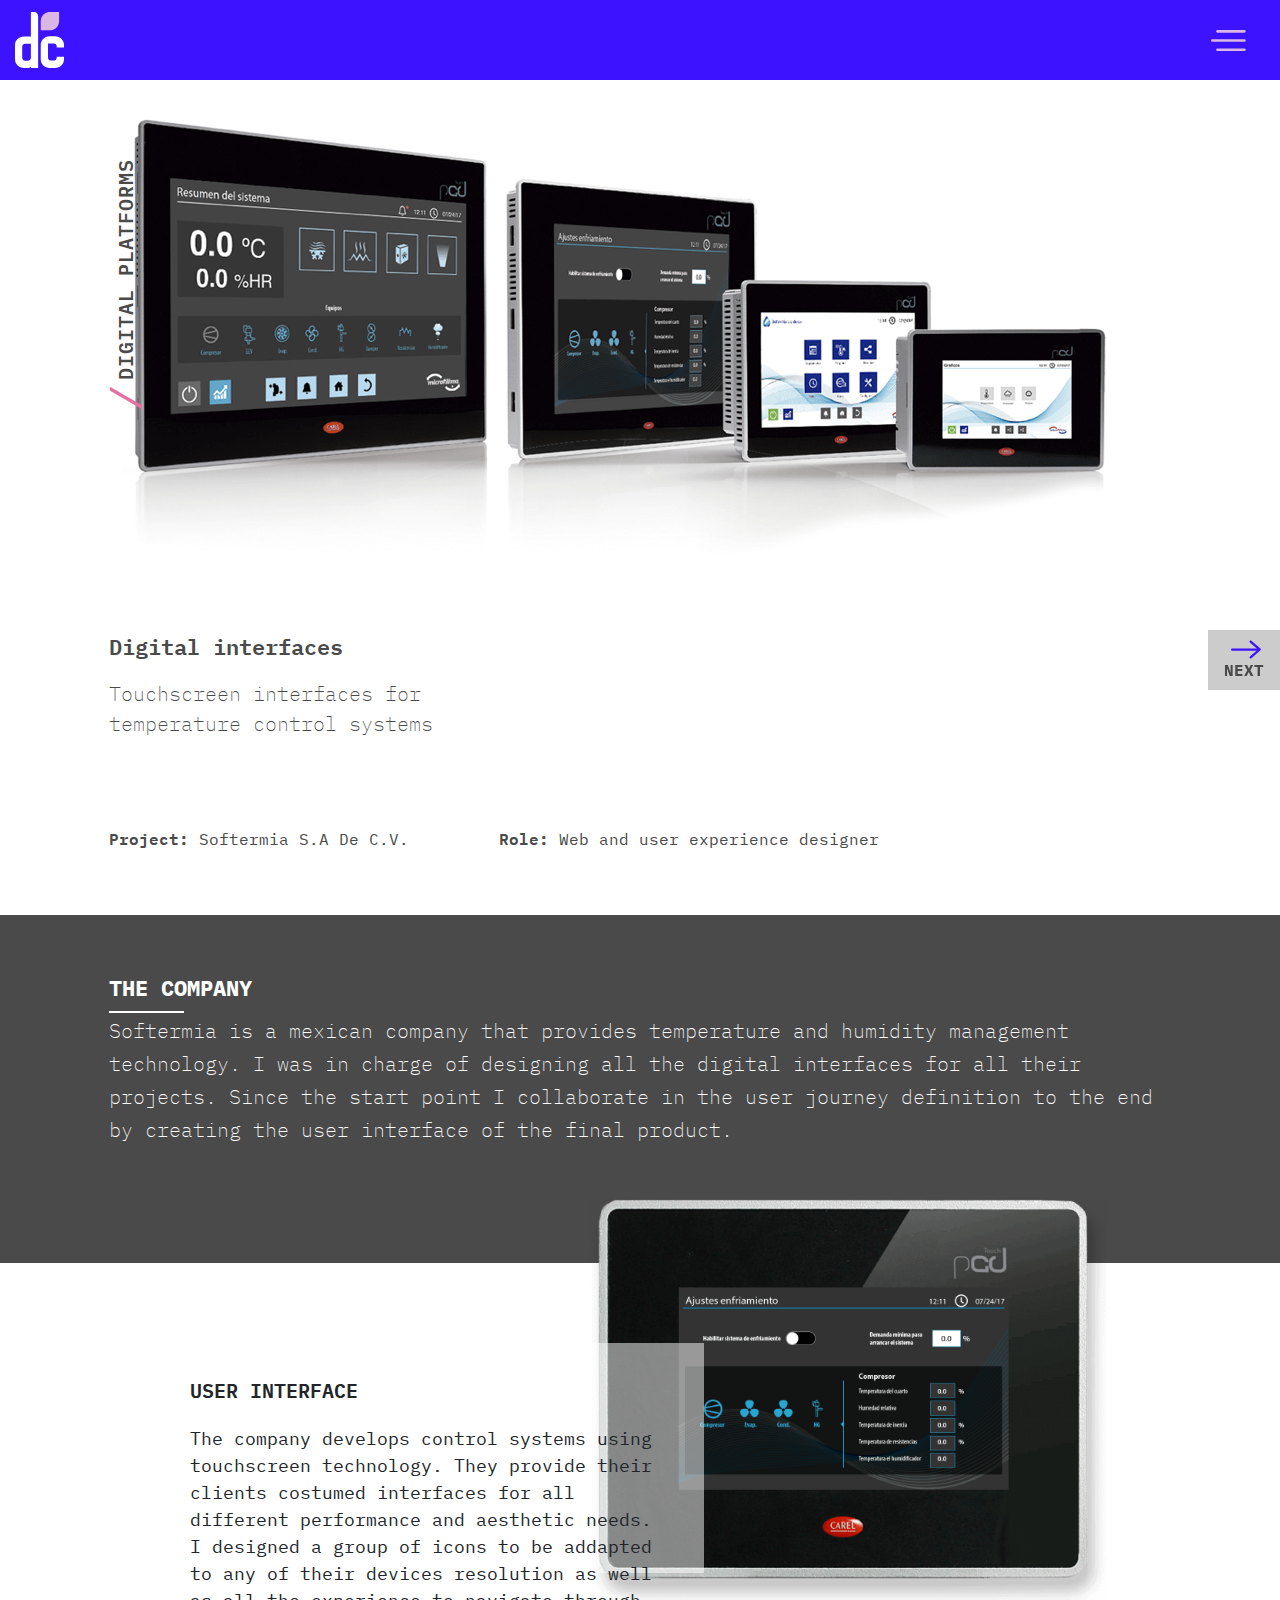
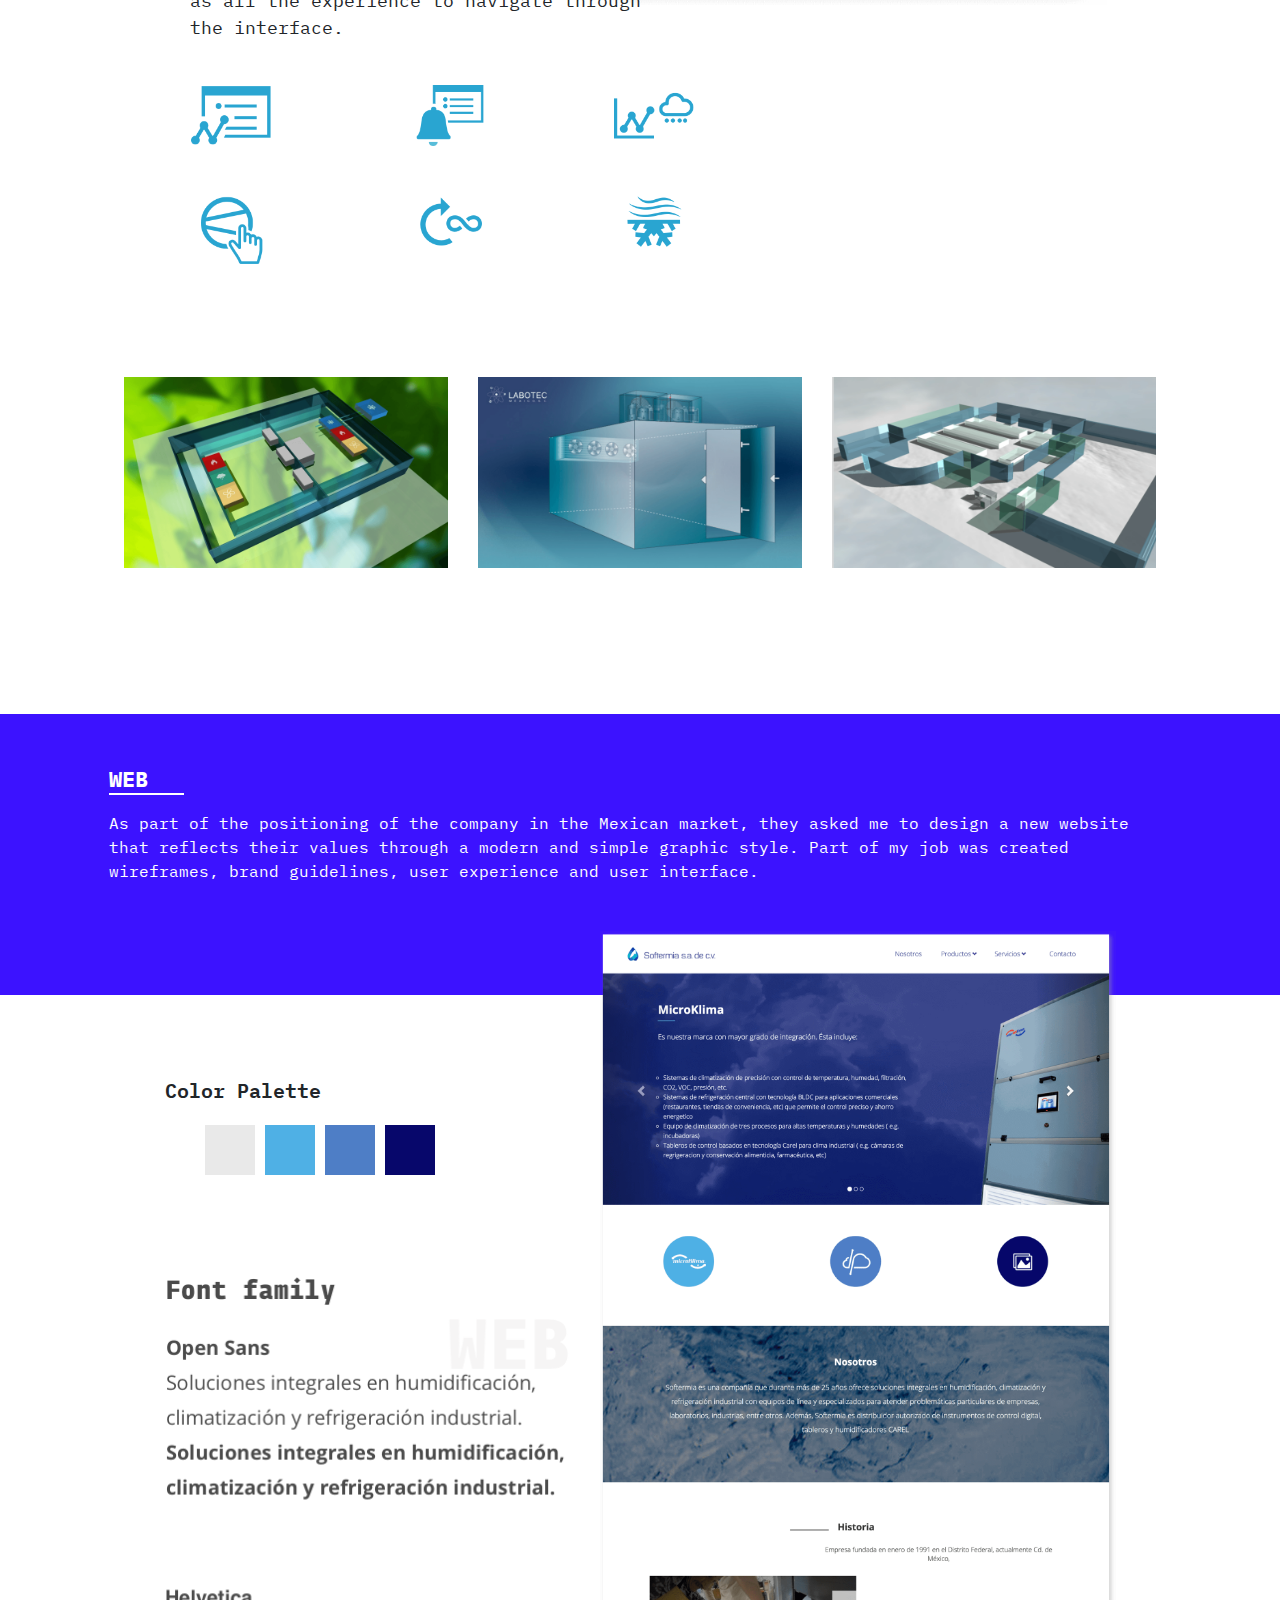
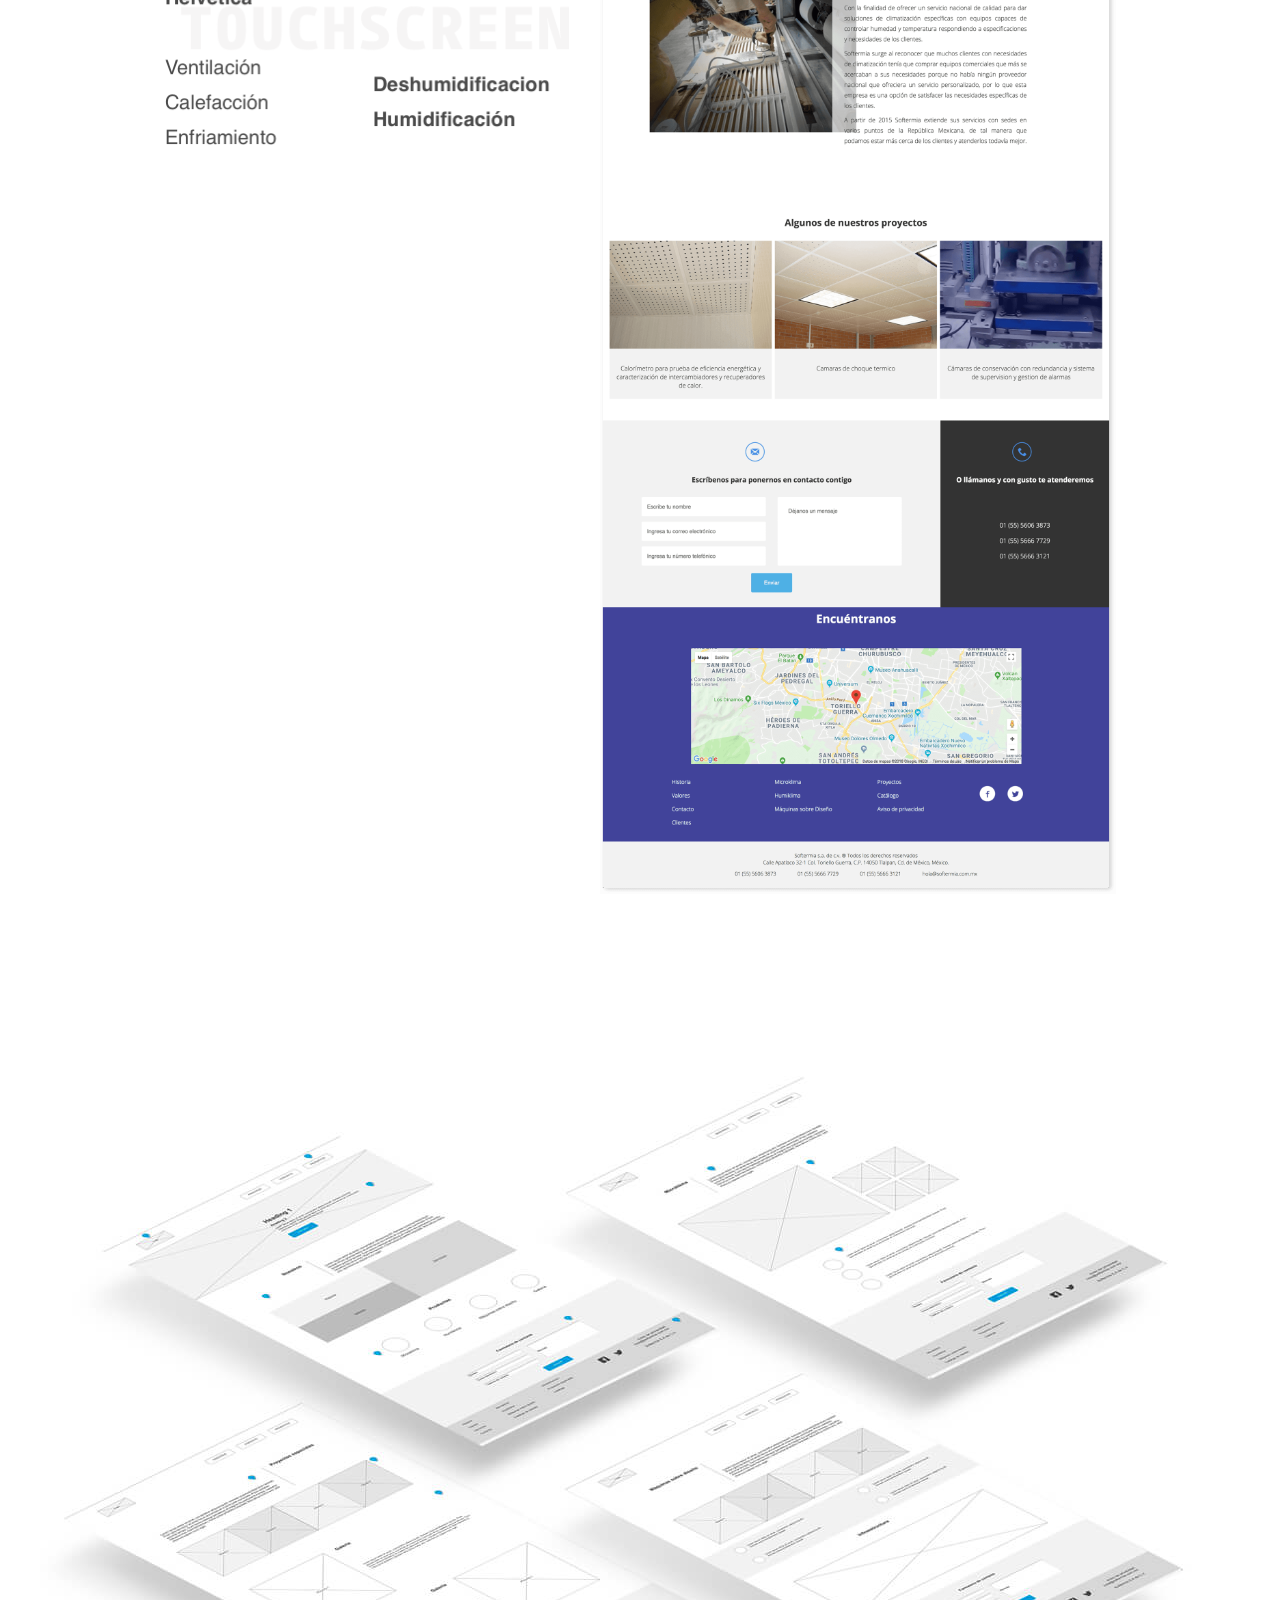
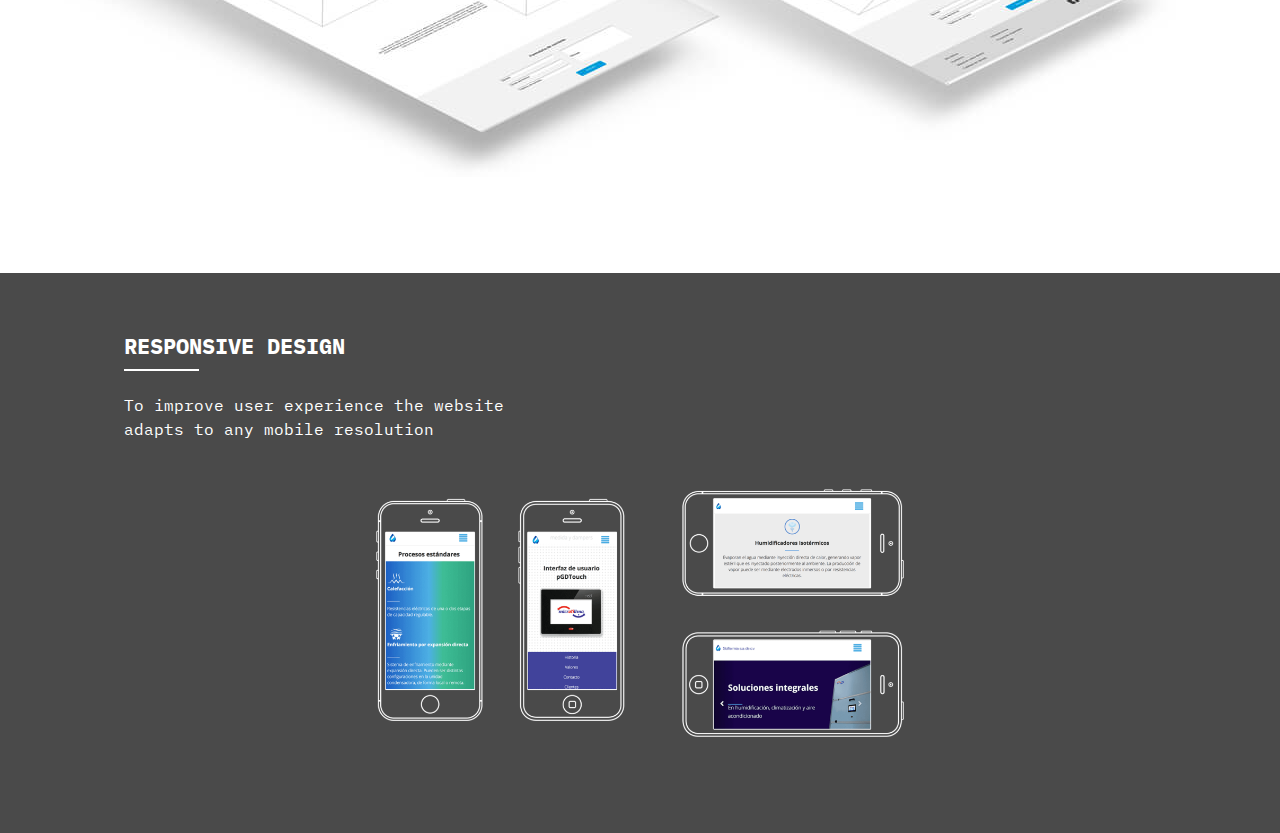
<file: digital/index.html>
<!DOCTYPE html>
<html>
<head>
	<title>Diana Campos Interaction Design</title>
	<meta charset="utf-8">
	<meta name="viewport" content="width=device-width, initial-scale=1, shrink-to-fit=no">

	<link rel='shortcut icon' type='image/x-icon' href='../img/favicon.ico' />

	<link rel="stylesheet" href="https://maxcdn.bootstrapcdn.com/bootstrap/4.0.0/css/bootstrap.min.css" integrity="sha384-Gn5384xqQ1aoWXA+058RXPxPg6fy4IWvTNh0E263XmFcJlSAwiGgFAW/dAiS6JXm" crossorigin="anonymous">
	<!-- <link rel="stylesheet" type="text/css" href="bootstrap/css/bootstrap.css"> -->
	<link rel="stylesheet" type="text/css" href="../css/styles.css">
	<link href="https://fonts.googleapis.com/css?family=IBM+Plex+Mono:200,600" rel="stylesheet">
</head>
<body id="digital" class="container-fluid">
<div class="header-inter"></div>
<h1><div></div>DIGITAL PLATFORMS</h1>
<div class="pro-front pro-front-80 row justify-content-center">
	<div class="col-lg-10">
		<div class="row justify-content-center">
					<picture>
		<source media="(max-width: 767px)" srcset="../img/work/dig/digtal-01.png">
		<source media="(min-width: 768px)" srcset="../img/work/dig/digtal-01@1x.png">
		<source media="(min-width: 1200px)" srcset="../img/work/dig/digtal-01@2x.png">
		<img src="../img/work/dig/digtal-01@.png" alt="Digital Design">
		</picture>
		</div>

		<h2>Digital interfaces</h2>
		<p>Touchscreen interfaces for temperature control systems</p>
	</div>

</div>
<div class="row pro-info justify-content-center">
	<div class="col-lg-10">
		<div class="item"><p>Project:</p> Softermia S.A De C.V.</div>
		<div class="item"><p>Role:</p> Web and user experience designer
</div>
	</div>
</div>

<div class="row pro-dark-02 justify-content-center">
	<div class="col-lg-10">
	<div class="title ">
		<p><strong>THE COMPANY</strong></p>
		<span>Softermia is a mexican company that provides temperature and humidity management technology.
I was in charge of designing all the digital interfaces for all their projects. Since the start point I collaborate in the user journey definition to the end by creating the user interface of the final product.</span>
	</div>


</div>
</div>

<div class="pro-pic-right row justify-content-center">
	<div class="col-lg-5 pro-pic-txt">
		<p class="subtitle">USER INTERFACE</p>
		<p class="pro-desc">The company develops control systems using touchscreen technology. They provide their clients costumed interfaces for all different performance and aesthetic needs.
I designed a group of icons to be addapted to any of their devices resolution as well as all the experience to navigate through the interface.</p>
	</div>

	<div class="col-lg-5 pro-pic-img">
			<picture>
				<source media="(max-width: 767px)" srcset="../img/work/dig/PDG-BLACK.png">
				<source media="(min-width: 768px)" srcset="../img/work/dig/PDG-BLACK@2x.png">
				<img src="../img/work/dig/PDG-BLACK@2x.png" alt="Digital Interfaces">
			</picture>
	</div>
	<div class="col-lg-12 ">
			<div class="col-lg-5 pro-pic-icon">
			<picture>
				<source media="(max-width: 767px)" srcset="../img/work/dig/soft-web-icons.png">
				<source media="(min-width: 768px)" srcset="../img/work/dig/soft-web-icons@2x.png">
				<img src="../img/work/dig/soft-web-icons@2x.png" alt="Digital Interfaces">
			</picture>
		</div>
		<div class="col-lg-7"></div>
	</div>

</div>

<div class="pro-img-tri row justify-content-center">
	<div class="row align-items-start col-lg-10">
			<div class="col-lg-4 col-xs-12">
		<picture>
				<source media="(max-width: 767px)" srcset="../img/work/dig/digital-illustration-01.png">
				<source media="(min-width: 768px)" srcset="../img/work/dig/digital-illustration-01@2x.png">
				<img src="../img/work/dig/digital-illustration-01@2x.png" alt="Digital Platforms">
			</picture>
	</div>
<div class="col-lg-4 col-xs-12">
		<picture>
				<source media="(max-width: 767px)" srcset="../img/work/dig/digital-illustration-02.png">
				<source media="(min-width: 768px)" srcset="../img/work/dig/digital-illustration-02@2x.png">
				<img src="../img/work/dig/digital-illustration-02@2x.png" alt="Digital Platforms">
			</picture>
	</div>
<div class="col-lg-4 col-xs-12">
		<picture>
				<source media="(max-width: 767px)" srcset="../img/work/dig/digital-illustration-03.png">
				<source media="(min-width: 768px)" srcset="../img/work/dig/digital-illustration-03@2x.png">
				<img src="../img/work/dig/digital-illustration-03@2x.png" alt="Digital Platforms">
			</picture>
	</div>
	</div>


</div>

<div class="min-space"></div>
<div class="row pro-dark-01 justify-content-center">
	<div class="col-lg-10">
		<div class="title">
			<p>WEB</p>
		</div>
		<p class="pro-desc">As part of the positioning of the company in the Mexican market, they asked me to design a new website that reflects their values through a modern and simple graphic style. Part of my job was created wireframes, brand guidelines, user experience and user interface.</p>
	</div>
</div>
<div class="pro-pic-right row justify-content-center">
		<div class="col-lg-4 graphic-item">
			<p class="subtitle">Color Palette</p>
			<ul class="color-palette">
				<li style="background:#E9E9E9;"></li>
				<li style="background:#4FB0E5;"></li>
				<li style="background:#4E7EC6;"></li>
				<li style="background:#07076B;"></li>
			</ul>
			<picture>
				<source media="(max-width: 767px)" srcset="../img/work/dig/font-family-dig.png">
				<source media="(min-width: 768px)" srcset="../img/work/dig/font-family-dig@2x.png">
				<img src="../img/work/dig/font-family-dig@2x.png" alt="Digital Interfaces">
			</picture>

		</div>
		<div class="col-lg-5 pro-pic-img">
			<picture class="mobile-none">

				<source media="(min-width: 768px)" srcset="../img/work/dig/digital-ex-web@2x.png">
				<img src="../img/work/int/digital-ex-web@2x.png" alt="Digital Platform Web Design">
			</picture>
		</div>
</div>
<div class="space"></div>
<div class="pro-img-tri row justify-content-center">
	<picture>
		<source media="(max-width: 767px)" srcset="../img/work/dig/digital-softermia-screens_wf.jpg">
		<source media="(min-width: 768px)" srcset="../img/work/dig/digital-softermia-screens_wf@2x.jpg">
		<img src="../img/work/dig/digital-softermia-screens_wf.jpg" alt="Digital Interfaces">
	</picture>

</div>
<div class="row pro-dark-02 justify-content-center">
	<div class="col-lg-10">
		<div class="col-lg-5">
			<div class="title"><p>RESPONSIVE DESIGN</p></div>
			<p class="pro-desc">To improve user experience the website adapts to any mobile resolution</p>
		</div>

	</div>
	<div class="pro-pic-center row justify-content-center">

		<div class="col-lg-5 pro-pic-img">
			<picture>
				<source media="(max-width: 767px)" srcset="../img/work/dig/digital-sof-resp.png">
				<source media="(min-width: 768px)" srcset="../img/work/dig/digital-sof-resp@2x.png">
				<img src="../img/work/int/digital-sof-resp@2x.png" alt="Digital Platform Web Design">
			</picture>
		</div>
</div>
</div>

	<div class="link-project">
		<a class="next-link" href="santander.html">NEXT<span class="arrow-blue"></span> <span class="arrow-pink"></span></a>
	</div>


	<script src="https://ajax.googleapis.com/ajax/libs/jquery/3.3.1/jquery.min.js"></script>

	<script src="../js/popper.min.js"></script>
	<script src="../js/jquery.enllax.min.js"></script>
	<script src="../js/bootstrap.min.js"></script>
	<script src="../js/script.js"></script>

</body>
</html>
</file>
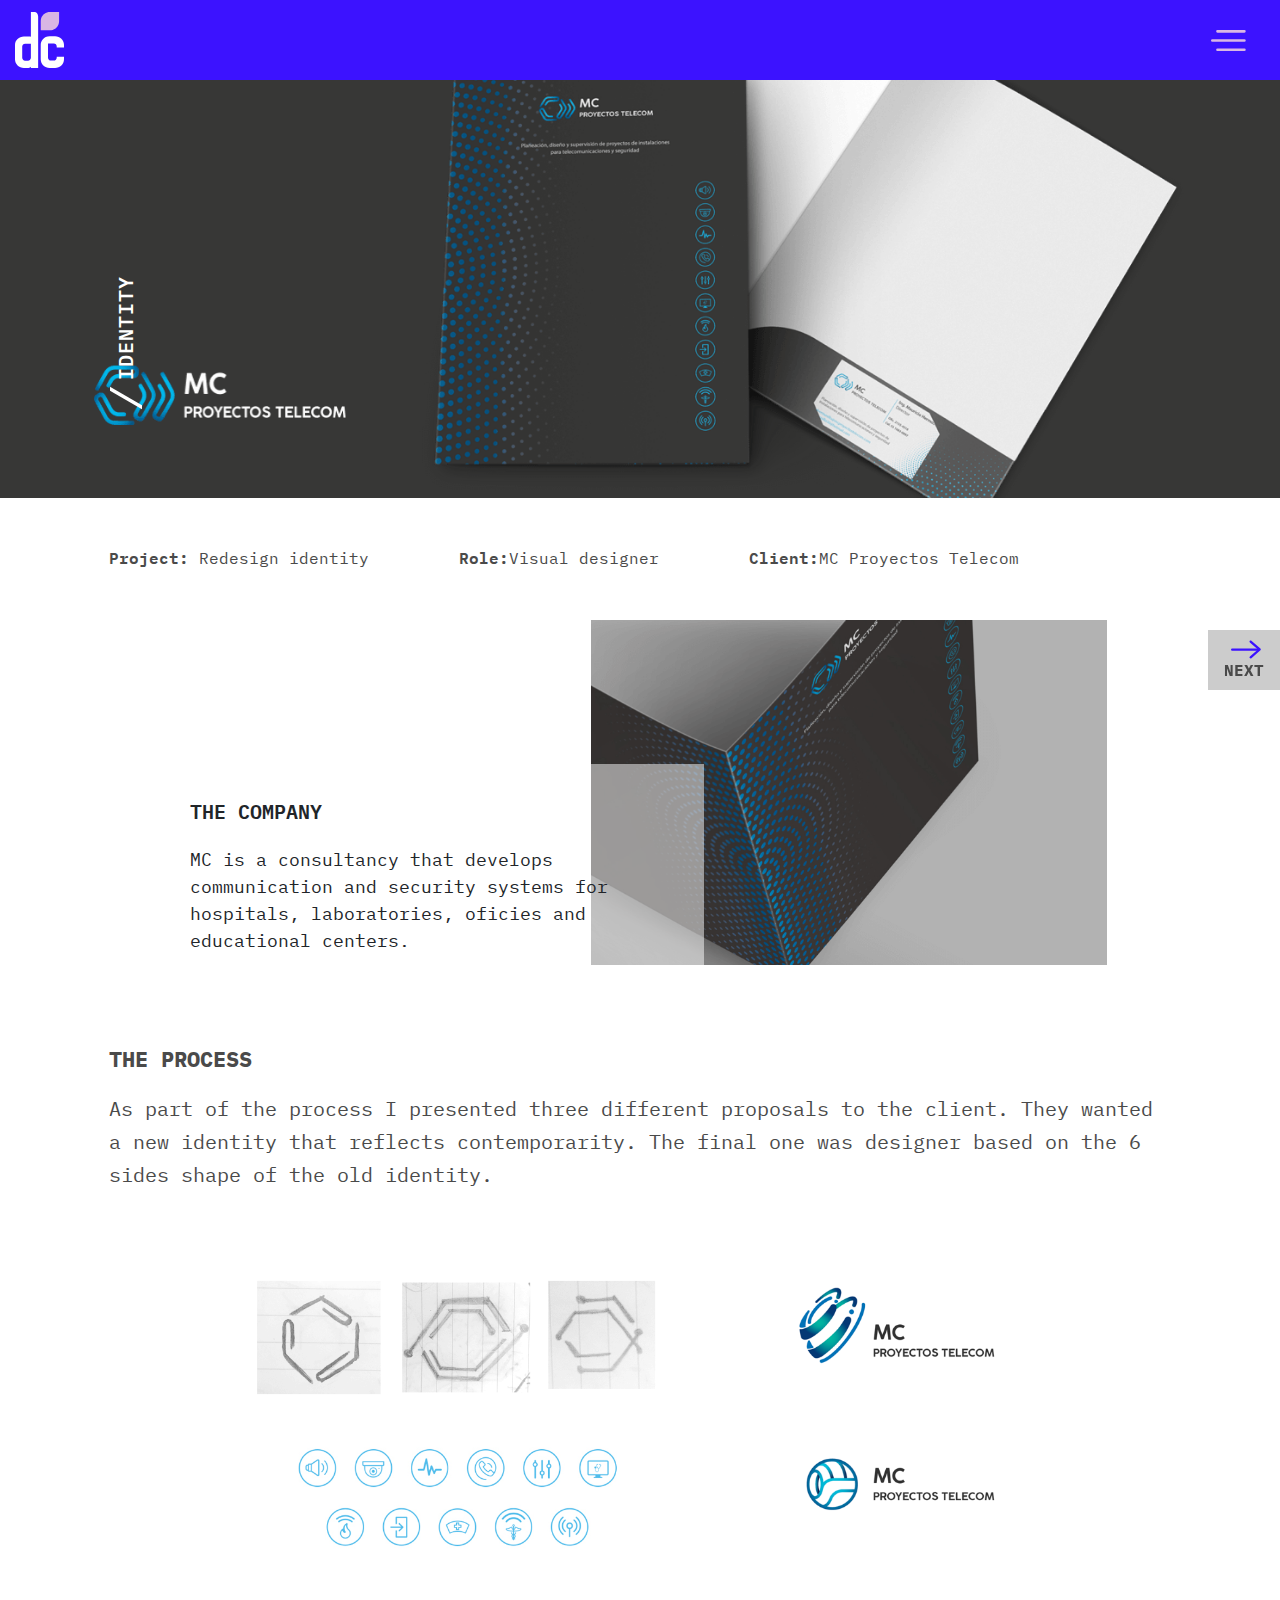
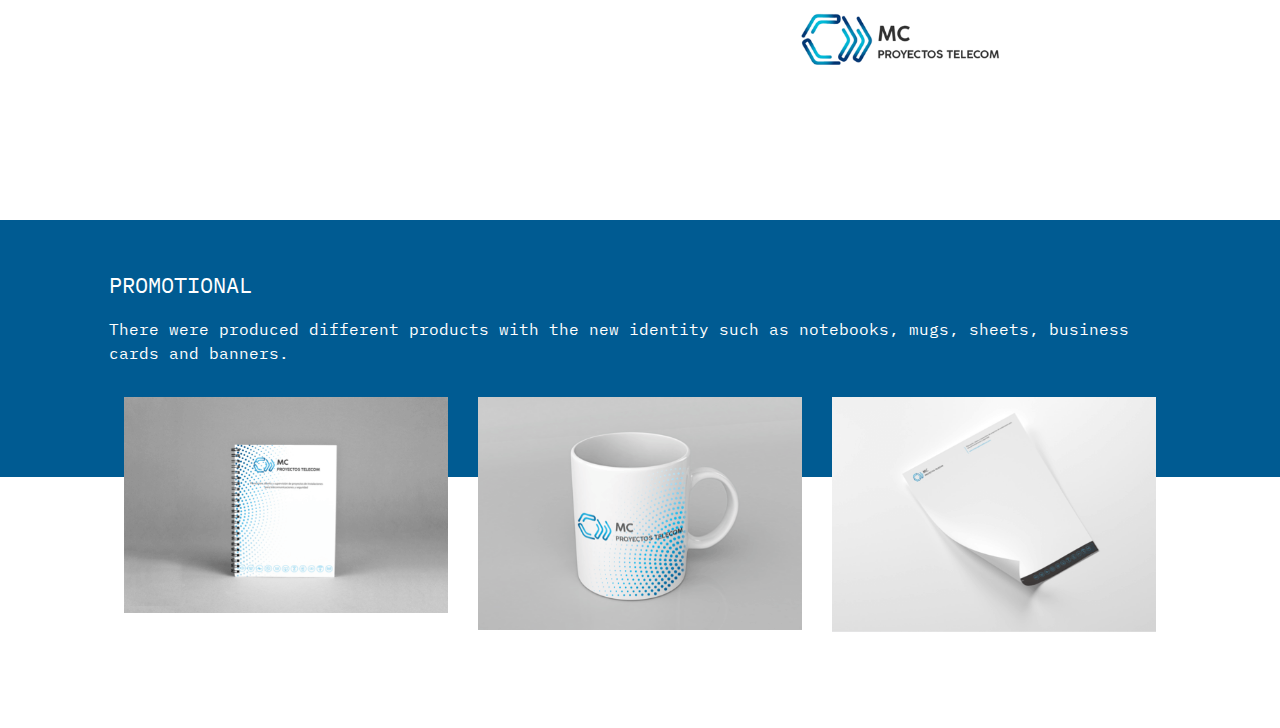
<file: identity/index.html>
<!DOCTYPE html>
<html>
<head>
	<title>Diana Campos Interaction Design</title>
	<meta charset="utf-8">
	<meta name="viewport" content="width=device-width, initial-scale=1, shrink-to-fit=no">
	
	<link rel='shortcut icon' type='image/x-icon' href='../img/favicon.ico' />
	
	<link rel="stylesheet" href="https://maxcdn.bootstrapcdn.com/bootstrap/4.0.0/css/bootstrap.min.css" integrity="sha384-Gn5384xqQ1aoWXA+058RXPxPg6fy4IWvTNh0E263XmFcJlSAwiGgFAW/dAiS6JXm" crossorigin="anonymous">
	<!-- <link rel="stylesheet" type="text/css" href="bootstrap/css/bootstrap.css"> -->
	<link rel="stylesheet" type="text/css" href="../css/styles.css">
	<link href="https://fonts.googleapis.com/css?family=IBM+Plex+Mono:200,600" rel="stylesheet">
</head>
<body id="digital" class="container-fluid">
<div class="header-inter"></div>

<h1 class="section-white"><div></div>IDENTITY</h1>
<div class="pro-front pro-front-80 row justify-content-center" style="background: #373736;">
	<div class="col-lg-10">
		<div class="row justify-content-center">
		<picture style="padding-top: 0;">
		<source media="(max-width: 767px)" srcset="../img/work/iden/identity-telecom-01@1x.png">
		<source media="(min-width: 768px)" srcset="../img/work/iden/identity-telecom-01.png">
		<img src="../img/work/iden/identity-telecom-01.png alt="Digital Design">
		</picture>	
		</div>

	</div>

</div>
<div class="row pro-info justify-content-center">
	<div class="col-lg-10">
		<div class="item"><p>Project:</p> Redesign identity</div>
		<div class="item"><p>Role:</p>Visual designer</div>
		<div class="item"><p>Client:</p>MC Proyectos Telecom</div>
	</div>
</div>

<div class="min-space"></div>

<div class="pro-pic-right row justify-content-center">
	<div class="col-lg-5 pro-pic-txt">
		<p class="subtitle">THE COMPANY</p>
		<p class="pro-desc">MC is a consultancy that develops communication and security systems for hospitals, laboratories, oficies and educational centers. </p>
	</div>

	<div class="col-lg-5 pro-pic-img">
			<picture>
				<source media="(max-width: 767px)" srcset="../img/work/iden/identity-telecom-02@1x.png">
				<source media="(min-width: 768px)" srcset="../img/work/iden/identity-telecom-02.png">
				<img src="../img/work/iden/identity-telecom-02.png" alt="Digital Interfaces">
			</picture>	
	</div>

</div>

<div class="row pro-white justify-content-center">
	<div class="col-lg-10">
	<div class="title ">
		<p><strong>THE PROCESS</strong></p>
		<span>

As part of the process I presented three different proposals to the client. They wanted a new identity that reflects contemporarity. The final one was designer based on the 6 sides shape of the old identity. </span>
	</div>
	<div class="pro-img-col-2 row justify-content-center">		
	<div class="col-lg-6 item-small">
			<picture>
				<source media="(max-width: 767px)" srcset="../img/work/iden/identity-telecom-07@1x.png">
				<source media="(min-width: 768px)" srcset="../img/work/iden/identity-telecom-07.png">
				<img src="../img/work/iden/identity-telecom-07.png" alt="Interaction Design">
			</picture>
	</div>
	<div class="col-lg-4 item-big">
			<picture>
				<source media="(max-width: 767px)" srcset="../img/work/iden/identity-telecom-06@1x.png">
				<source media="(min-width: 768px)" srcset="../img/work/iden/identity-telecom-06.png">
				<img src="../img/work/iden/identity-telecom-06.png" alt="Interaction Design">
			</picture>
	</div>	
</div>

</div>
</div>

<div class="row pro-dark-01 justify-content-center" style="background: #005B92;">
	<p class="title col-lg-10">PROMOTIONAL</p>
	<p class="col-lg-10">


There were produced different products with the new identity such as notebooks, mugs, sheets, business cards and banners. 

</p>

</div>
<div class="pro-img-tri row justify-content-center" style="margin-top: -5em;">
	<div class="row align-items-start col-lg-10">
			<div class="col-lg-4 col-xs-12">
		<picture>
				<source media="(max-width: 767px)" srcset="../img/work/iden/identity-telecom-03@1x.png">
				<source media="(min-width: 768px)" srcset="../img/work/iden/identity-telecom-03.png">
				<img src="../img/work/iden/identity-telecom-03.png" alt="Interaction Design">
			</picture>	
	</div>
<div class="col-lg-4 col-xs-12">
		<picture>
				<source media="(max-width: 767px)" srcset="../img/work/iden/identity-telecom-04@1x.png">
				<source media="(min-width: 768px)" srcset="../img/work/iden/identity-telecom-04.png">
				<img src="../img/work/iden/identity-telecom-04.png" alt="Interaction Design">
			</picture>	
	</div>
<div class="col-lg-4 col-xs-12">
		<picture>
				<source media="(max-width: 767px)" srcset="../img/work/iden/identity-telecom-05@1x.png">
				<source media="(min-width: 768px)" srcset="../img/work/iden/identity-telecom-05.png">
				<img src="../img/work/iden/identity-telecom-05.png" alt="Interaction Design">
			</picture>	
	</div>
	</div>



</div>
	<div class="link-project">
		<a class="next-link" href="pet.html">NEXT<span class="arrow-blue"></span> <span class="arrow-pink"></span></a>
	</div>


	<script src="https://ajax.googleapis.com/ajax/libs/jquery/3.3.1/jquery.min.js"></script>
	
	<script src="../js/popper.min.js"></script>
	<script src="../js/jquery.enllax.min.js"></script>
	<script src="../js/bootstrap.min.js"></script>
	<script src="../js/script.js"></script>

</body>
</html>
</file>
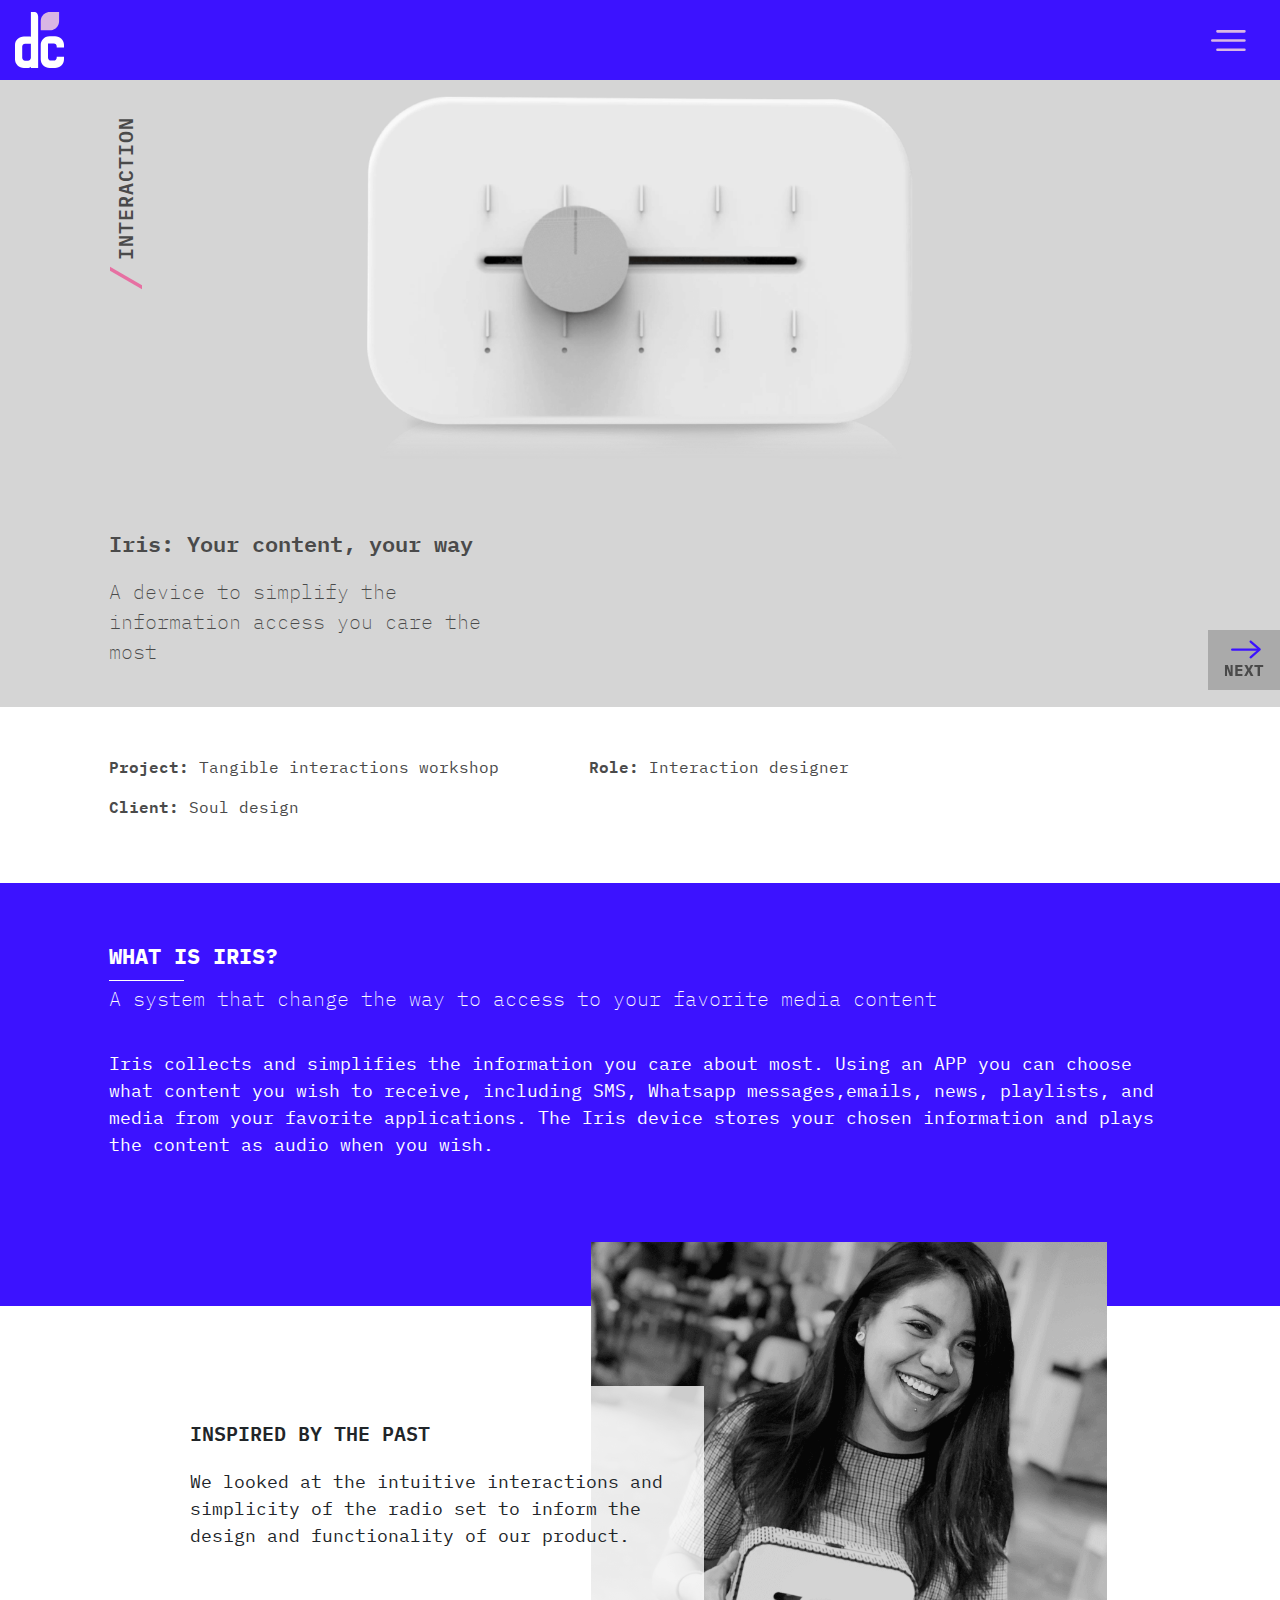
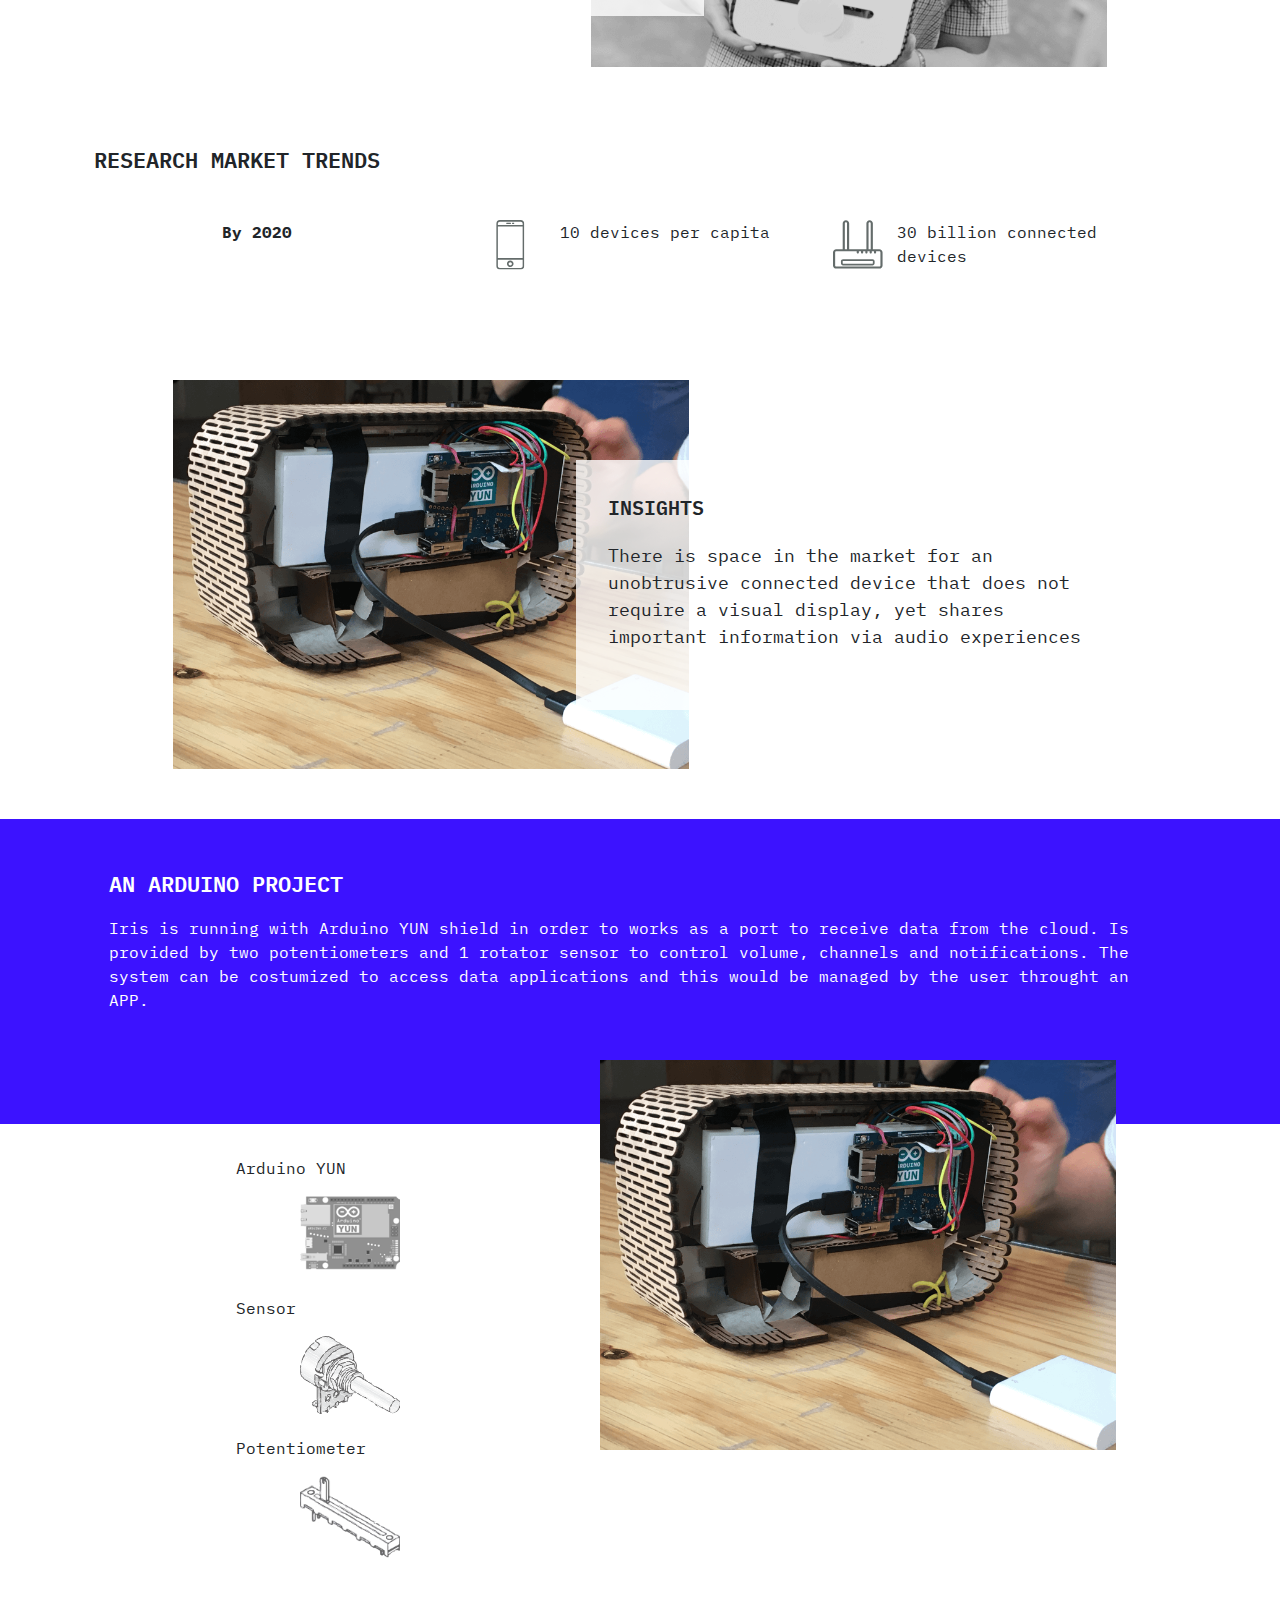
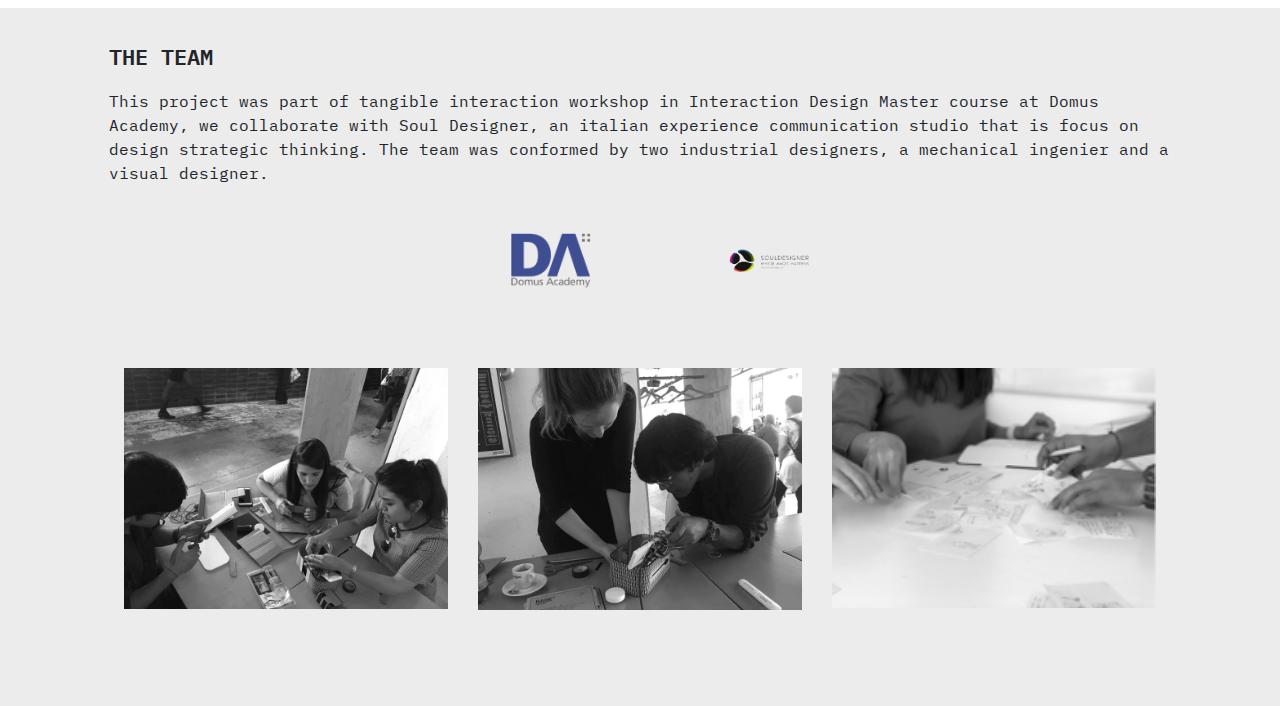
<file: interaction/index.html>
<!DOCTYPE html>
<html>
<head>
	<title>Diana Campos Interaction Design</title>
	<meta charset="utf-8">
	<meta name="viewport" content="width=device-width, initial-scale=1, shrink-to-fit=no">
	
	<link rel='shortcut icon' type='image/x-icon' href='../img/favicon.ico' />
	
	<link rel="stylesheet" href="https://maxcdn.bootstrapcdn.com/bootstrap/4.0.0/css/bootstrap.min.css" integrity="sha384-Gn5384xqQ1aoWXA+058RXPxPg6fy4IWvTNh0E263XmFcJlSAwiGgFAW/dAiS6JXm" crossorigin="anonymous">
	<!-- <link rel="stylesheet" type="text/css" href="bootstrap/css/bootstrap.css"> -->
	<link rel="stylesheet" type="text/css" href="../css/styles.css">
	<link href="https://fonts.googleapis.com/css?family=IBM+Plex+Mono:200,600" rel="stylesheet">
</head>
<body id="interaction" class="container-fluid">
<div class="header-inter"></div>

<h1><div></div>INTERACTION</h1>
<div class="pro-front row justify-content-center">
	<div class="col-lg-10">
		<div class="row justify-content-center">
					<picture>
		<source media="(max-width: 767px)" srcset="../img/object-interaction@1x.png">
		<source media="(min-width: 768px)" srcset="../img/object-interaction@2x.png">
		<img src="../img/object-interaction@1x.png" alt="Interaction Design">
		</picture>	
		</div>

		<h2>Iris: Your content, your way</h2>
		<p>A device to simplify the information access you care the most</p>
	</div>

</div>
<div class="row pro-info justify-content-center">
	<div class="col-lg-10">
		<div class="item"><p>Project:</p> Tangible interactions workshop</div>
		<div class="item"><p>Role:</p> Interaction designer</div>
		<div class="item"><p>Client:</p> Soul design</div>
	</div>
</div>

<div class="row pro-dark-01 justify-content-center">
	<div class="col-lg-10">
	<div class="title ">
		<p><strong>WHAT IS IRIS?</strong></p>
		<span>A system that change the way to access to your favorite media content</span>
	</div>

		<p class="pro-dark-gral-txt"> 		
Iris collects and simplifies the information you care about most. Using an APP you can choose what content you wish to receive, including SMS, Whatsapp messages,emails, news, playlists, and media from your favorite applications.
The Iris device stores your chosen information and plays the content as audio when you wish.
		</p>

</div>
</div>

<div class="pro-pic-right row justify-content-center">
	<div class="col-lg-5 pro-pic-txt">
		<p class="subtitle">INSPIRED BY THE PAST</p>
		<p class="pro-desc">We looked at the intuitive interactions and simplicity of the radio set to inform the design and functionality of our product.</p>
	</div>
	<div class="col-lg-5 pro-pic-img">
			<picture>
				<source media="(max-width: 767px)" srcset="../img/work/int/pro-int-img-01.png">
				<source media="(min-width: 768px)" srcset="../img/work/int/pro-int-img-01@2x.png">
				<img src="../img/work/int/pro-int-img-01.png" alt="Interaction Design">
			</picture>	
	</div>

</div>

<div class="row pro-icon-3 justify-content-center">
	<div class="title col-lg-10">RESEARCH MARKET TRENDS</div>
	<div class="col-lg-10 row justify-content-center">
		
		<div class="col"><strong>By 2020</strong></div>
		<div class="col icon-dev-01"><span></span>10 devices per capita</div>
		<div class="col icon-dev-02"><span></span>30 billion connected devices</div>
	</div>
</div>


<div class="pro-pic-left pic-fix row justify-content-center">
		<div class="col-lg-5 pro-pic-img">
			<picture>
				<source media="(max-width: 767px)" srcset="../img/work/int/pro-int-img-02.png">
				<source media="(min-width: 768px)" srcset="../img/work/int/pro-int-img-02@2x.png">
				<img src="../img/work/int/pro-int-img-02.png" alt="Interaction Design">
			</picture>	
		</div>

	<div class="col-lg-5 pro-pic-txt">
			<div class="subtitle">INSIGHTS</div>
	<p class="pro-desc">
There is space in the market for an unobtrusive connected device that does not require a visual display, yet shares important information via audio experiences</p>
	</div>


</div>
<div class="min-space"></div>
<div class="row pro-dark-01 justify-content-center">
	<div class="col-lg-10">
		<p class="title">AN ARDUINO PROJECT</p>
		<p class="pro-desc">Iris is running with Arduino YUN shield in order to works as a port to receive data from the cloud. Is provided by two potentiometers and 1 rotator sensor to control volume, channels and notifications. The system can be costumized to access data applications and this would be managed by the user throught an APP.</p>
	</div>
</div>
<div class="pro-pic-right row justify-content-center">
		<div class="col-lg-4">
			<ul class="pro-arduino-icon"> 
				<li>Arduino YUN<div class="icon-01"></div></li>
				<li>Sensor<div class="icon-02"></div></li>
				<li>Potentiometer<div class="icon-03"></div></li>
			</ul>
		</div>
		<div class="col-lg-5 pro-pic-img">
			<picture>
				<source media="(max-width: 767px)" srcset="../img/work/int/pro-int-img-02.png">
				<source media="(min-width: 768px)" srcset="../img/work/int/pro-int-img-02@2x.png">
				<img src="../img/work/int/pro-int-img-02.png" alt="Interaction Design">
			</picture>	
		</div>



</div>

<div class="row pro-light-01 justify-content-center">
	<p class="title col-lg-10">THE TEAM</p>
	<p class="col-lg-10">
This project was part of tangible interaction workshop in Interaction Design Master course at Domus Academy, we collaborate with Soul Designer, an italian experience communication studio that is focus on design strategic thinking.

The team was conformed by two industrial designers, a mechanical ingenier and a visual designer.

</p>
<ul>
	<li><img src="../img/domuslogo.png"></li>
	<li><img src="../img/soul-designer.png"></li>
</ul>
</div>
<div class="pro-img-tri row justify-content-center">
	<div class="row align-items-start col-lg-10">
			<div class="col-lg-4 col-xs-12">
		<picture>
				<source media="(max-width: 767px)" srcset="../img/work/int/pro-int-img-03.png">
				<source media="(min-width: 768px)" srcset="../img/work/int/pro-int-img-03@2x.png">
				<img src="../img/work/int/pro-int-img-02.png" alt="Interaction Design">
			</picture>	
	</div>
<div class="col-lg-4 col-xs-12">
		<picture>
				<source media="(max-width: 767px)" srcset="../img/work/int/pro-int-img-04.png">
				<source media="(min-width: 768px)" srcset="../img/work/int/pro-int-img-04@2x.png">
				<img src="../img/pro-int-img-04.png" alt="Interaction Design">
			</picture>	
	</div>
<div class="col-lg-4 col-xs-12">
		<picture>
				<source media="(max-width: 767px)" srcset="../img/work/int/pro-int-img-05.png">
				<source media="(min-width: 768px)" srcset="../img/work/int/pro-int-img-05@1x.png">
				<img src="../img/work/int/pro-int-img-05.png" alt="Interaction Design">
			</picture>	
	</div>
	</div>



</div>
<div class="link-project">
	<a class="next-link" href="cisco.html">NEXT <span class="arrow-blue"></span> <span class="arrow-pink"></span></a>
</div>

	<script src="https://ajax.googleapis.com/ajax/libs/jquery/3.3.1/jquery.min.js"></script>
	
	<script src="../js/popper.min.js"></script>
	<script src="../js/jquery.enllax.min.js"></script>
	<script src="../js/bootstrap.min.js"></script>
	<script src="../js/script.js"></script>
	<script type="text/javascript">

</script>
</body>
</html>
</file>
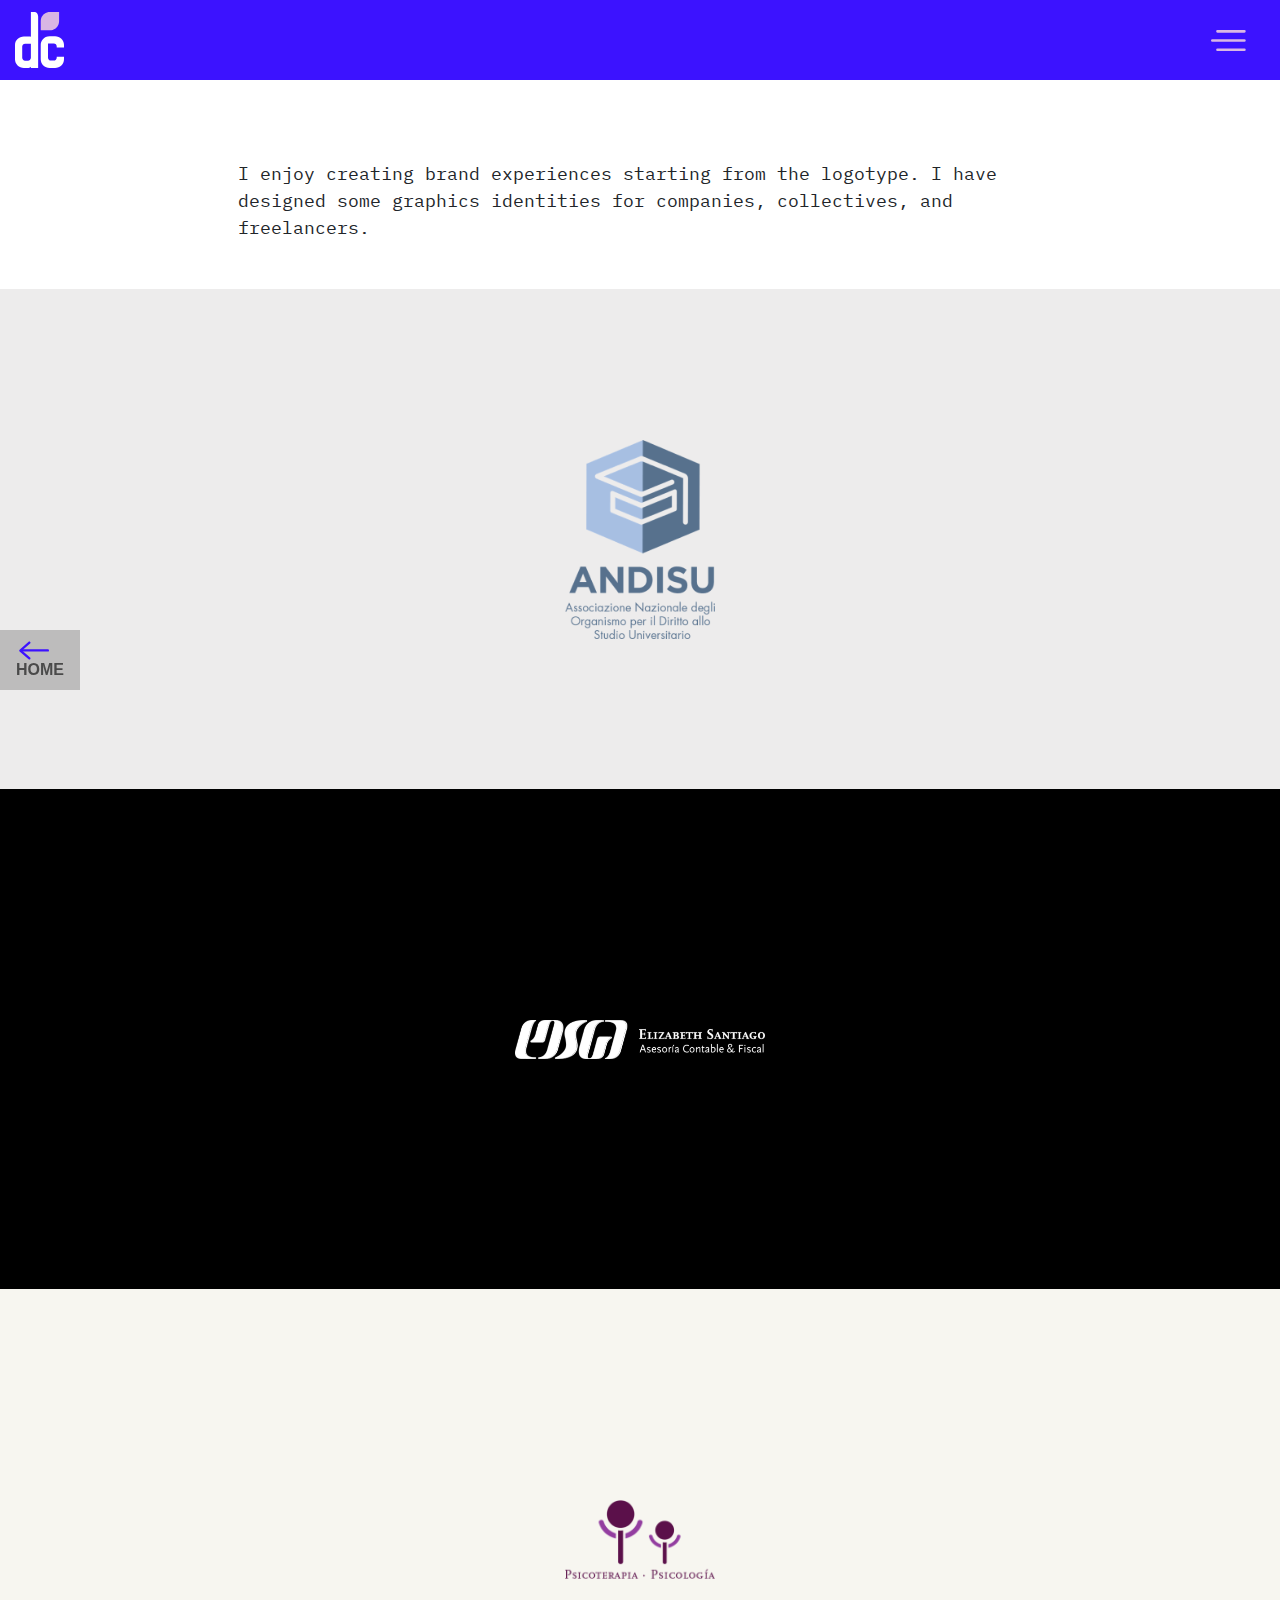
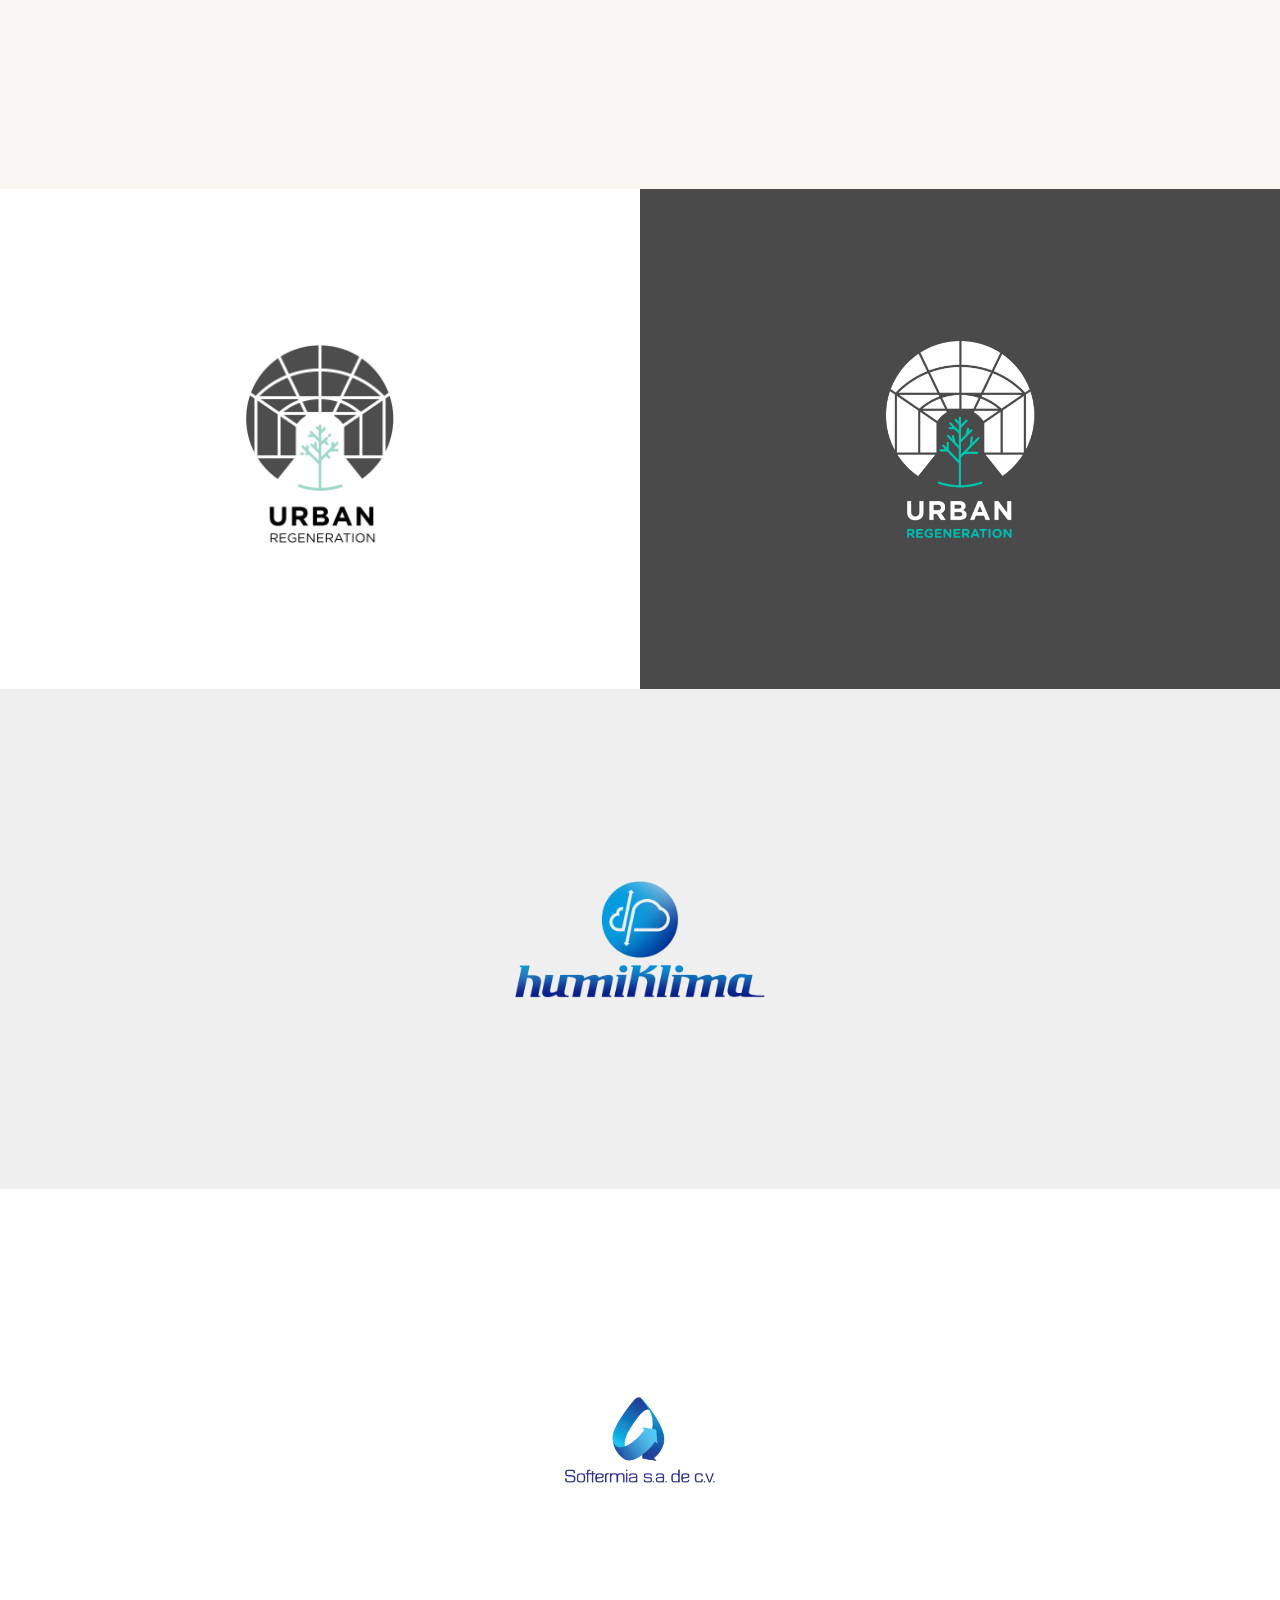
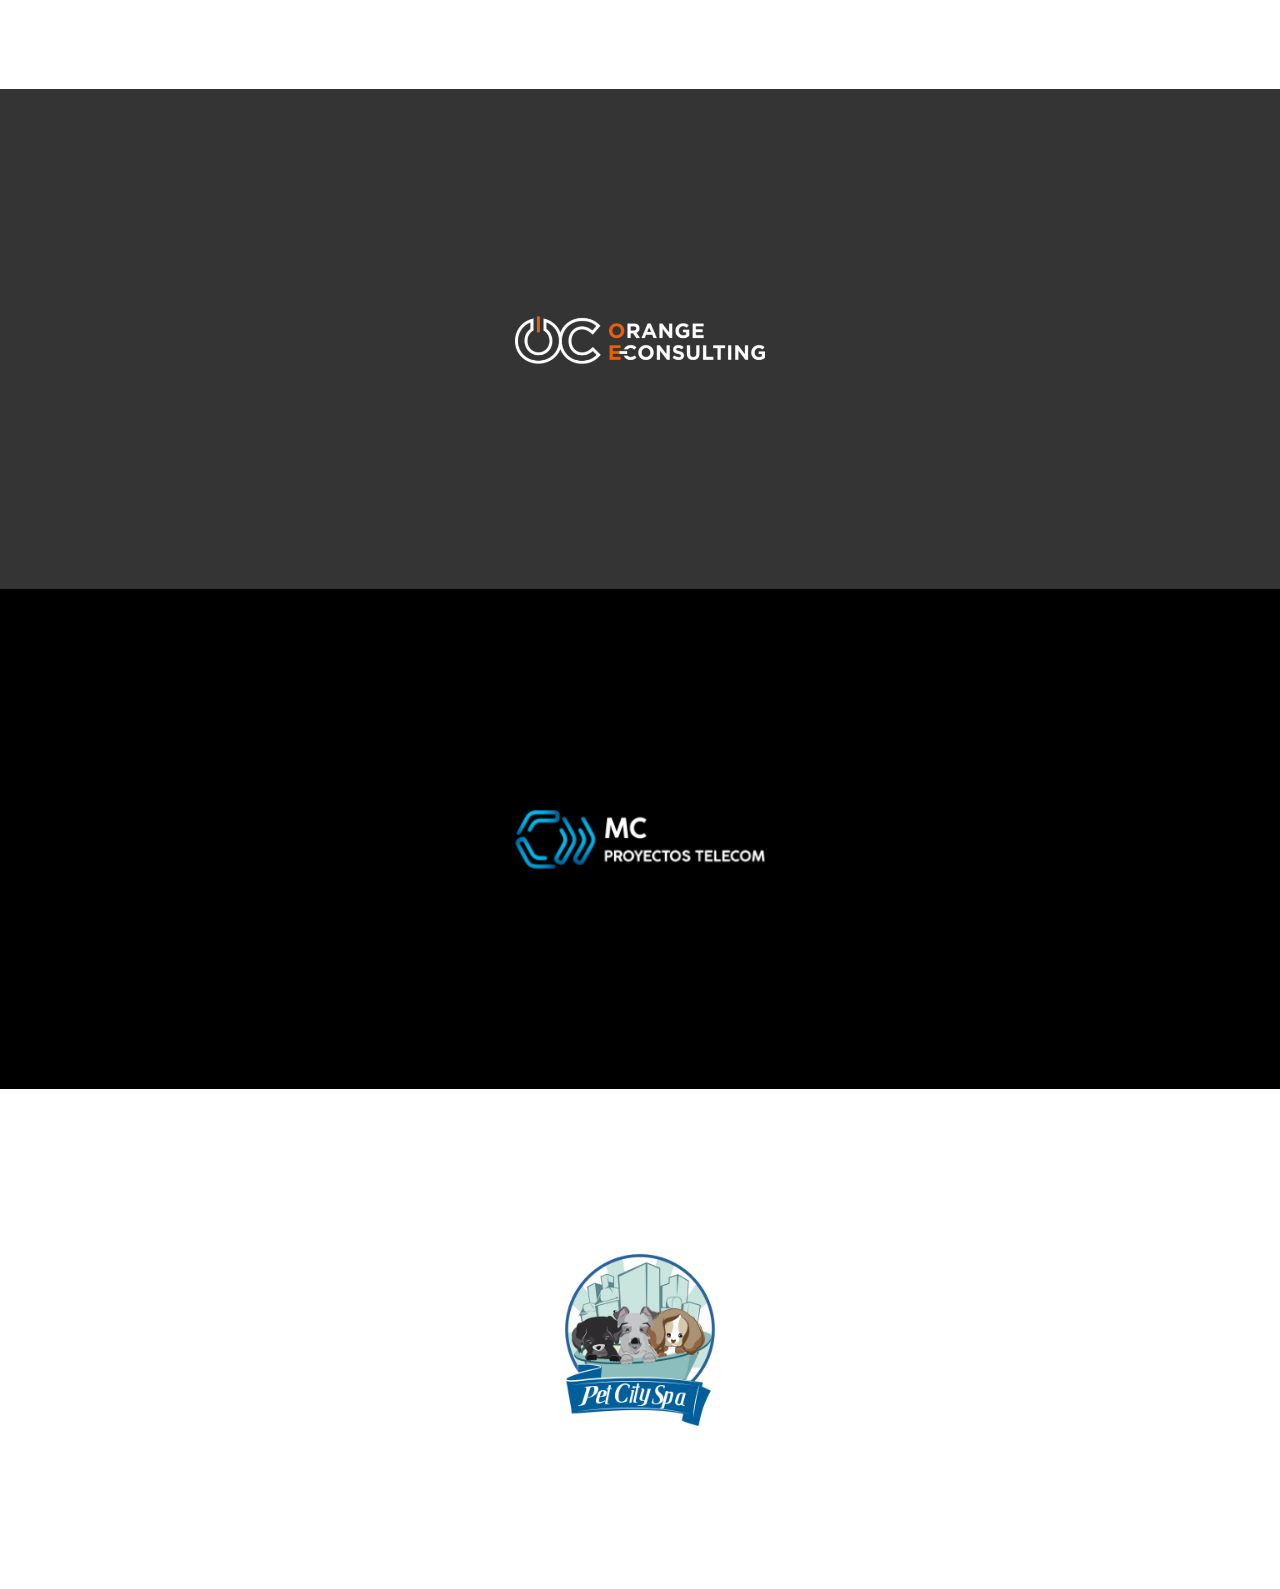
<file: logos/index.html>
<!DOCTYPE html>
<html>
<head>
	<title>Diana Campos</title>
	<meta charset="utf-8">
	<meta name="viewport" content="width=device-width, initial-scale=1, shrink-to-fit=no">
	
	<link rel='shortcut icon' type='image/x-icon' href='../img/favicon.ico' />
	<!-- <link rel="stylesheet" href="https://maxcdn.bootstrapcdn.com/bootstrap/4.0.0/css/bootstrap.min.css" integrity="sha384-Gn5384xqQ1aoWXA+058RXPxPg6fy4IWvTNh0E263XmFcJlSAwiGgFAW/dAiS6JXm" crossorigin="anonymous"> -->
	<link rel="stylesheet" type="text/css" href="../bootstrap/css/bootstrap.css">
	<link rel="stylesheet" type="text/css" href="../css/styles.css">
	<link href="https://fonts.googleapis.com/css?family=IBM+Plex+Mono:200,600" rel="stylesheet">

</head>
<body id="logos" class="container-fluid">
	<div class="header-inter"></div>
	<div class="row col-lg-12 ">
		<div class="col-lg-12 logo-txt">
			<p class="col-lg-8 offset-lg-2">I enjoy creating brand experiences starting from the logotype. I have designed some graphics identities for companies, collectives, and freelancers.</p>
		</div>
		
		<div class="col-lg-12 logo-main" style="background: #EDECEC;">
			<picture>
				  <source media="(max-width: 767px)" srcset="../img/work/logo/logo-andisu.png">
				  <source media="(min-width: 768px)" srcset="../img/work/logo/logo-andisu@2x.png">
				  <img src="../img/work/logo/logo-andisu@2x.png" alt="Diana Campos">
			</picture>
		</div>
		<div class="col-lg-12 logo-main logo-small" style="background: #000;">
			<picture>
				  <source media="(max-width: 767px)" srcset="../img/work/logo/logo-ely.png">
				  <source media="(min-width: 768px)" srcset="../img/work/logo/logo-ely@2x.png">
				  <img src="../img/work/logo/logo-ely@2x.png" alt="Diana Campos">
			</picture>
		</div>
		<div class="col-lg-12 logo-main " style="background: #F7F6F0;">
			<picture>
				 <source media="(max-width: 767px)" srcset="../img/work/logo/logo-psi.png">
				  <source media="(min-width: 768px)" srcset="../img/work/logo/logo-psi@2x.png">
				  <img src="../img/work/logo/logo-psi@2x.png" alt="Diana Campos">
			</picture>
		</div>
		<div class="col-lg-12 logo-main row">
			<div class="col-lg-6 item" style="background: #fff;">
				<picture>
				  <source media="(max-width: 767px)" srcset="../img/work/logo/logo-urban-w.png">
				  <source media="(min-width: 768px)" srcset="../img/work/logo/logo-urban-w@2x.png">
				  <img src="../img/work/logo/logo-urban-w@2x.png" alt="Diana Campos">
				</picture>
			</div>
			<div class="col-lg-6 item" style="background: #4A4A4A;">
				<picture>
				  <source media="(max-width: 767px)" srcset="../img/work/logo/logo-urban-b.png">
				  <source media="(min-width: 768px)" srcset="../img/work/logo/logo-urban-b@2x.png">
				  <img src="../img/work/logo/logo-urban-b@2x.png" alt="Diana Campos">
				</picture>
			</div>
		<div class="col-lg-12 logo-main logo-small" style="background: #EFEFEF;">
			<picture>
				 <source media="(max-width: 767px)" srcset="../img/work/logo/logo-humiklima.png">
				  <source media="(min-width: 768px)" srcset="../img/work/logo/logo-humiklima@2x.png">
				  <img src="../img/work/logo/logo-humiklima@2x.png" alt="Diana Campos">
			</picture>
		</div>
		<div class="col-lg-12 logo-main" style="background: #fff;">
			<picture>
				 <source media="(max-width: 767px)" srcset="../img/work/logo/logo-softermia.png">
				  <source media="(min-width: 768px)" srcset="../img/work/logo/logo-softermia@2x.png">
				  <img src="../img/work/logo/logo-softermia@2x.png" alt="Diana Campos">
			</picture>
		</div>
		<div class="col-lg-12 logo-main logo-small" style="background: #343434;">
			<picture>
				 <source media="(max-width: 767px)" srcset="../img/work/logo/logo-orange.png">
				  <source media="(min-width: 768px)" srcset="../img/work/logo/logo-orange@2x.png">
				  <img src="../img/work/logo/logo-orange@2x.png" alt="Diana Campos">
			</picture>
		</div>
		<div class="col-lg-12 logo-main logo-small" style="background: #000;">
			<picture>
				 <source media="(max-width: 767px)" srcset="../img/work/logo/logo-telecom.png">
				  <source media="(min-width: 768px)" srcset="../img/work/logo/logo-telecom@2x.png">
				  <img src="../img/work/logo/logo-telecom@2x.png" alt="Diana Campos">
			</picture>
		</div>
		<div class="col-lg-12 logo-main" style="background: #fff;">
			<picture>
				 <source media="(max-width: 767px)" srcset="../img/work/logo/logo-pet.png">
				  <source media="(min-width: 768px)" srcset="../img/work/logo/logo-pet@2x.png">
				  <img src="../img/work/logo/logo-pet@2x.png" alt="Diana Campos">
			</picture>
		</div>
			
		</div>


	</div>

		<div class="link-project">
			<a class="prev-link" href="../index.html">HOME<span class="arrow-blue"></span> <span class="arrow-pink"></span></a>
		</div>	
		<script src="https://ajax.googleapis.com/ajax/libs/jquery/3.3.1/jquery.min.js"></script>
	
	<script src="../js/popper.min.js"></script>
	<script src="../js/jquery.enllax.min.js"></script>
	<script src="../js/bootstrap.min.js"></script>
	<script src="../js/script.js"></script>
</body>
</html>
</file>
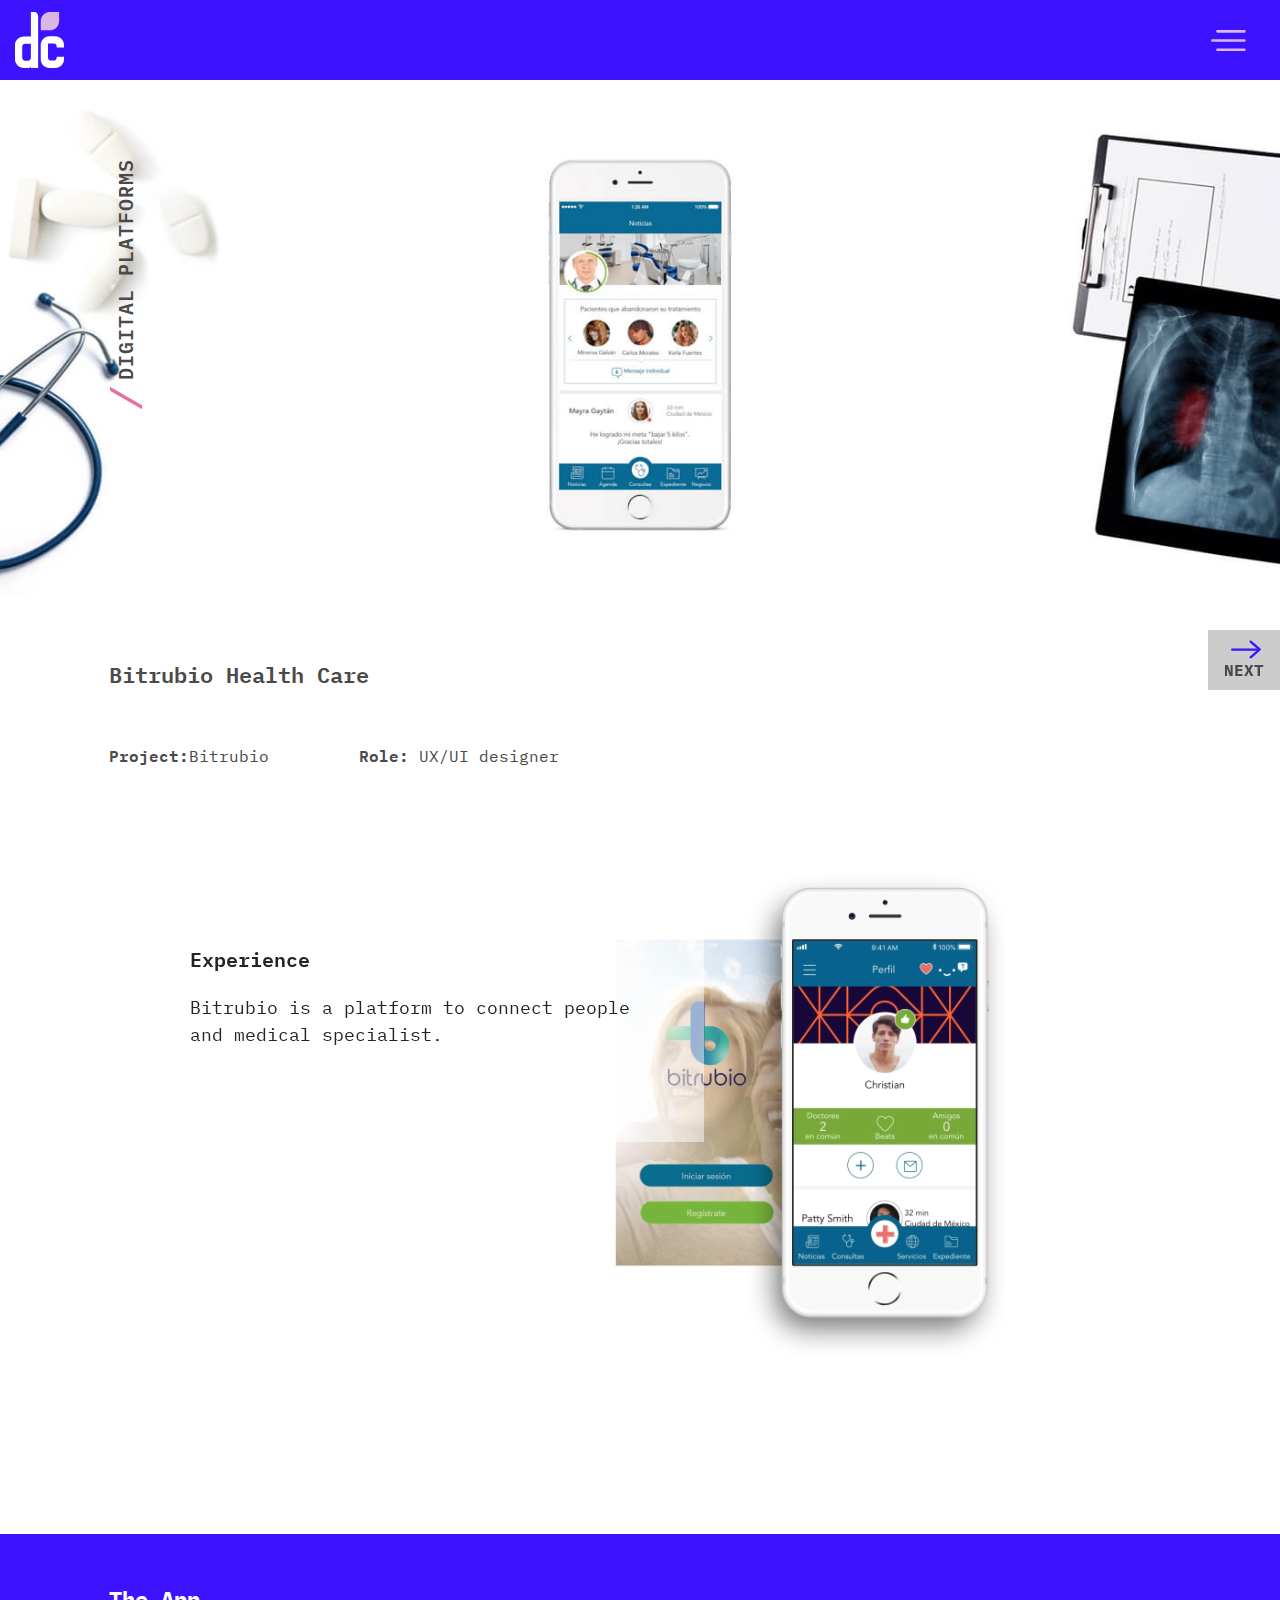
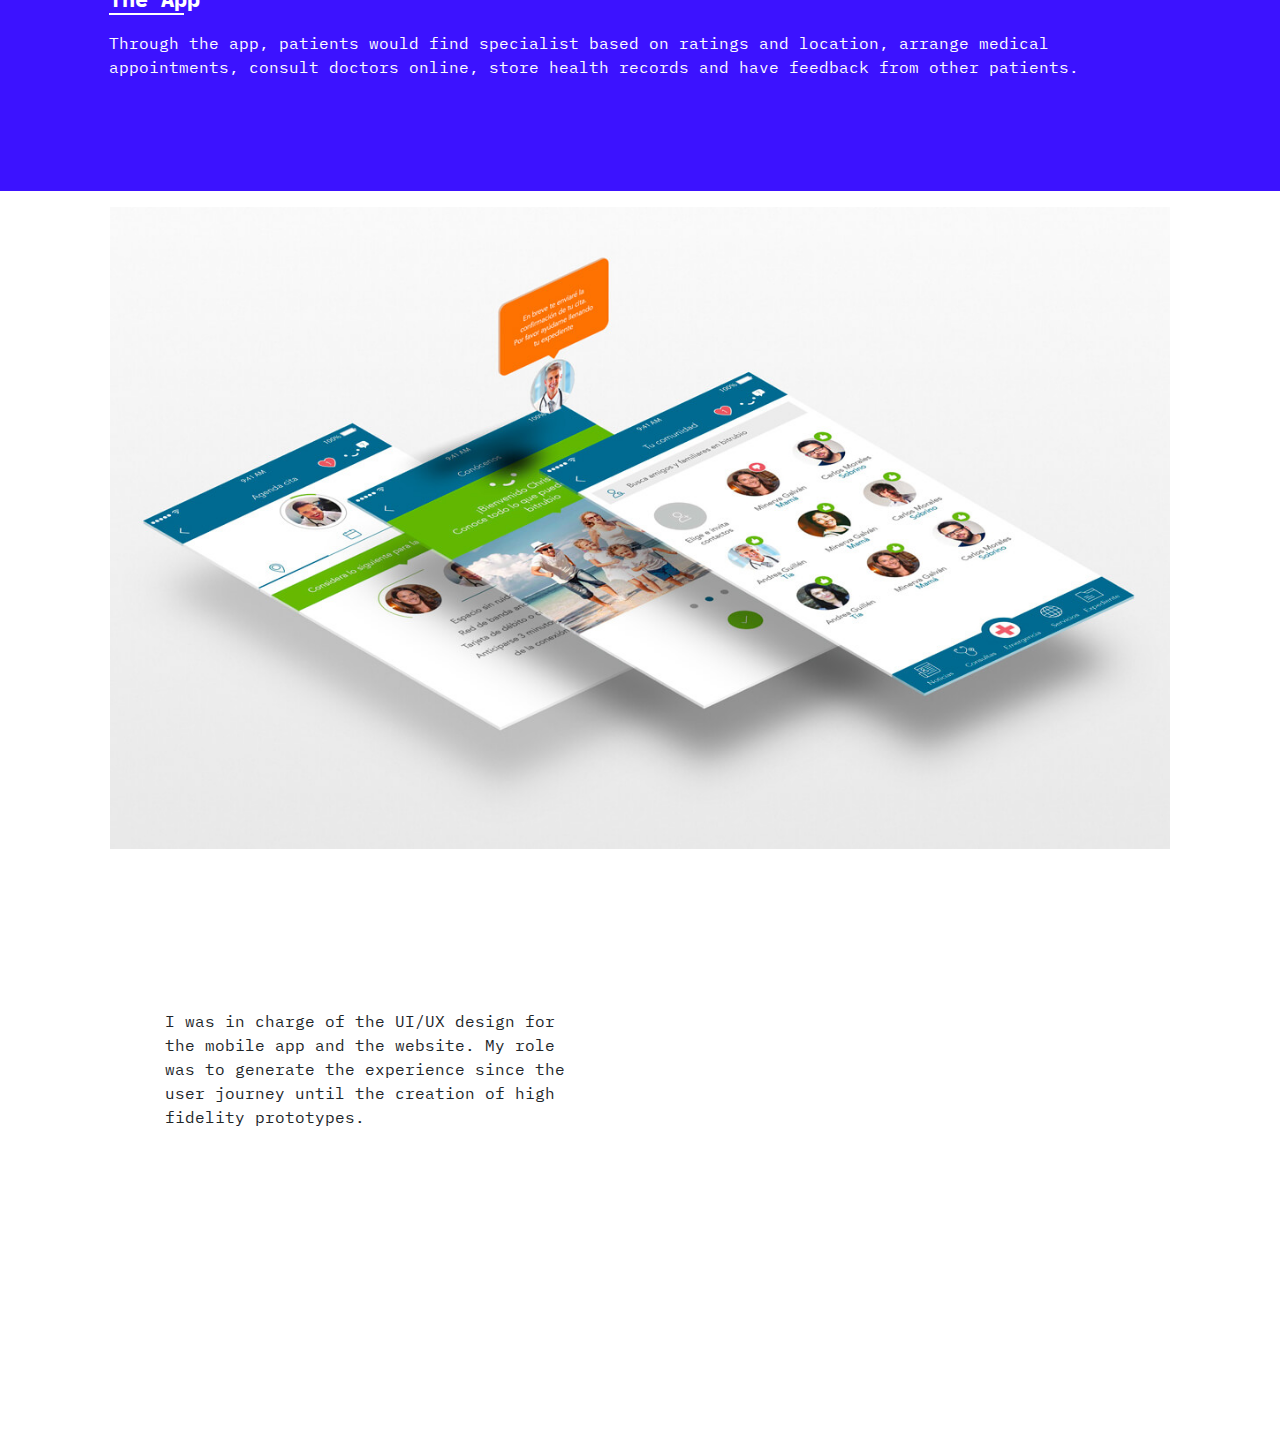
<file: digital/bitrubio.html>
<!DOCTYPE html>
<html>
<head>
	<title>Diana Campos Interaction Design</title>
	<meta charset="utf-8">
	<meta name="viewport" content="width=device-width, initial-scale=1, shrink-to-fit=no">

	<link rel='shortcut icon' type='image/x-icon' href='../img/favicon.ico' />

	<link rel="stylesheet" href="https://maxcdn.bootstrapcdn.com/bootstrap/4.0.0/css/bootstrap.min.css" integrity="sha384-Gn5384xqQ1aoWXA+058RXPxPg6fy4IWvTNh0E263XmFcJlSAwiGgFAW/dAiS6JXm" crossorigin="anonymous">
	<!-- <link rel="stylesheet" type="text/css" href="bootstrap/css/bootstrap.css"> -->
	<link rel="stylesheet" type="text/css" href="../css/styles.css">
	<link href="https://fonts.googleapis.com/css?family=IBM+Plex+Mono:200,600" rel="stylesheet">
</head>
<body id="digital" class="container-fluid">
<div class="header-inter"></div>
<h1><div></div>DIGITAL PLATFORMS</h1>
<div class="pro-front pro-front-80 row justify-content-center">
	<div class="col-lg-12">
		<div class="row justify-content-center">
					<picture>
						<source media="(max-width: 767px)" srcset="../img/work/dig/digital_bitrubio_01.jpg">
						<source media="(min-width: 768px)" srcset="../img/work/dig/digital_bitrubio_01@2x.jpg">
						<img src="../img/work/dig/digital_bitrubio_01.jpg" alt="Digital Design">
					</picture>
		</div>
	</div>
		<div class="col-lg-10">
		<h2>Bitrubio Health Care</h2>
	</div>


</div>
<div class="row pro-info justify-content-center">
	<div class="col-lg-10">
		<div class="item"><p>Project:</p>Bitrubio</div>
		<div class="item"><p>Role:</p> UX/UI designer
</div>
	</div>
</div>

<!-- <div class="row pro-light-01 justify-content-center">
	<div class="col-lg-10">
	<div class="title ">
		<p><strong>Health community</strong></p>
		<span>Bitrubio is a platform to connect people and medical specialist.</div>


</div>
</div> -->

<div class="pro-pic-right row justify-content-center">
	<div class="col-lg-5 pro-pic-txt">
		<p class="subtitle">Experience</p>
		<p class="pro-desc">Bitrubio is a platform to connect people and medical specialist.</div>

	<div class="col-lg-5 pro-pic-img">
			<picture>
				<!-- <source media="(max-width: 767px)" srcset="../img/work/dig/PDG-BLACK.png">
				<source media="(min-width: 768px)" srcset="../img/work/dig/PDG-BLACK@2x.png"> -->
				<video width="80%" autoplay loop>
					<source src="../img/work/dig/mck_04.mp4" type="video/mp4">
				</video>
			</picture>
	</div>

</div>

<div class="pro-img-tri row justify-content-center">



</div>

<div class="min-space"></div>
<div class="row pro-dark-01 justify-content-center">
	<div class="col-lg-10">
		<div class="title">
			<p>The App</p>
		</div>
		<p class="pro-desc">Through the app, patients would find specialist based on ratings and location, arrange medical appointments, consult doctors online, store health records and have feedback from other patients.</p>
	</div>
</div>
<div class="pro-pic-right row justify-content-center">
		<div class="col-lg-10 col-xs-12 graphic-item">
			<picture>
				<source media="(max-width: 767px)" srcset="../img/work/dig/digital_bitrubio_screens.jpg">
				<source media="(min-width: 768px)" srcset="../img/work/dig/digital_bitrubio_screens@2x.jpg">
				<img src="../img/work/dig/digital_bitrubio_screens.jpg" alt="Digital Interfaces">
			</picture>

		</div>
</div>
<div class="pro-pic-right row justify-content-center">
	<div class="col-lg-4 graphic-item">
		<p>I was in charge of the UI/UX design for the mobile app and the website. My role was to generate the experience since the user journey until the creation of high fidelity prototypes.</p>
	</div>
	<div class="col-lg-5 pro-pic-img mobile-none">
		<iframe src="https://marvelapp.com/13f4eae?emb=1&iosapp=false&frameless=false" width="350" height="500" allowTransparency="true" frameborder="0"></iframe>

	</div>

</div>

	<div class="link-project">
		<a class="next-link" href="santander.html">NEXT<span class="arrow-blue"></span> <span class="arrow-pink"></span></a>
	</div>


	<script src="https://ajax.googleapis.com/ajax/libs/jquery/3.3.1/jquery.min.js"></script>

	<script src="../js/popper.min.js"></script>
	<script src="../js/jquery.enllax.min.js"></script>
	<script src="../js/bootstrap.min.js"></script>
	<script src="../js/script.js"></script>

</body>
</html>
</file>
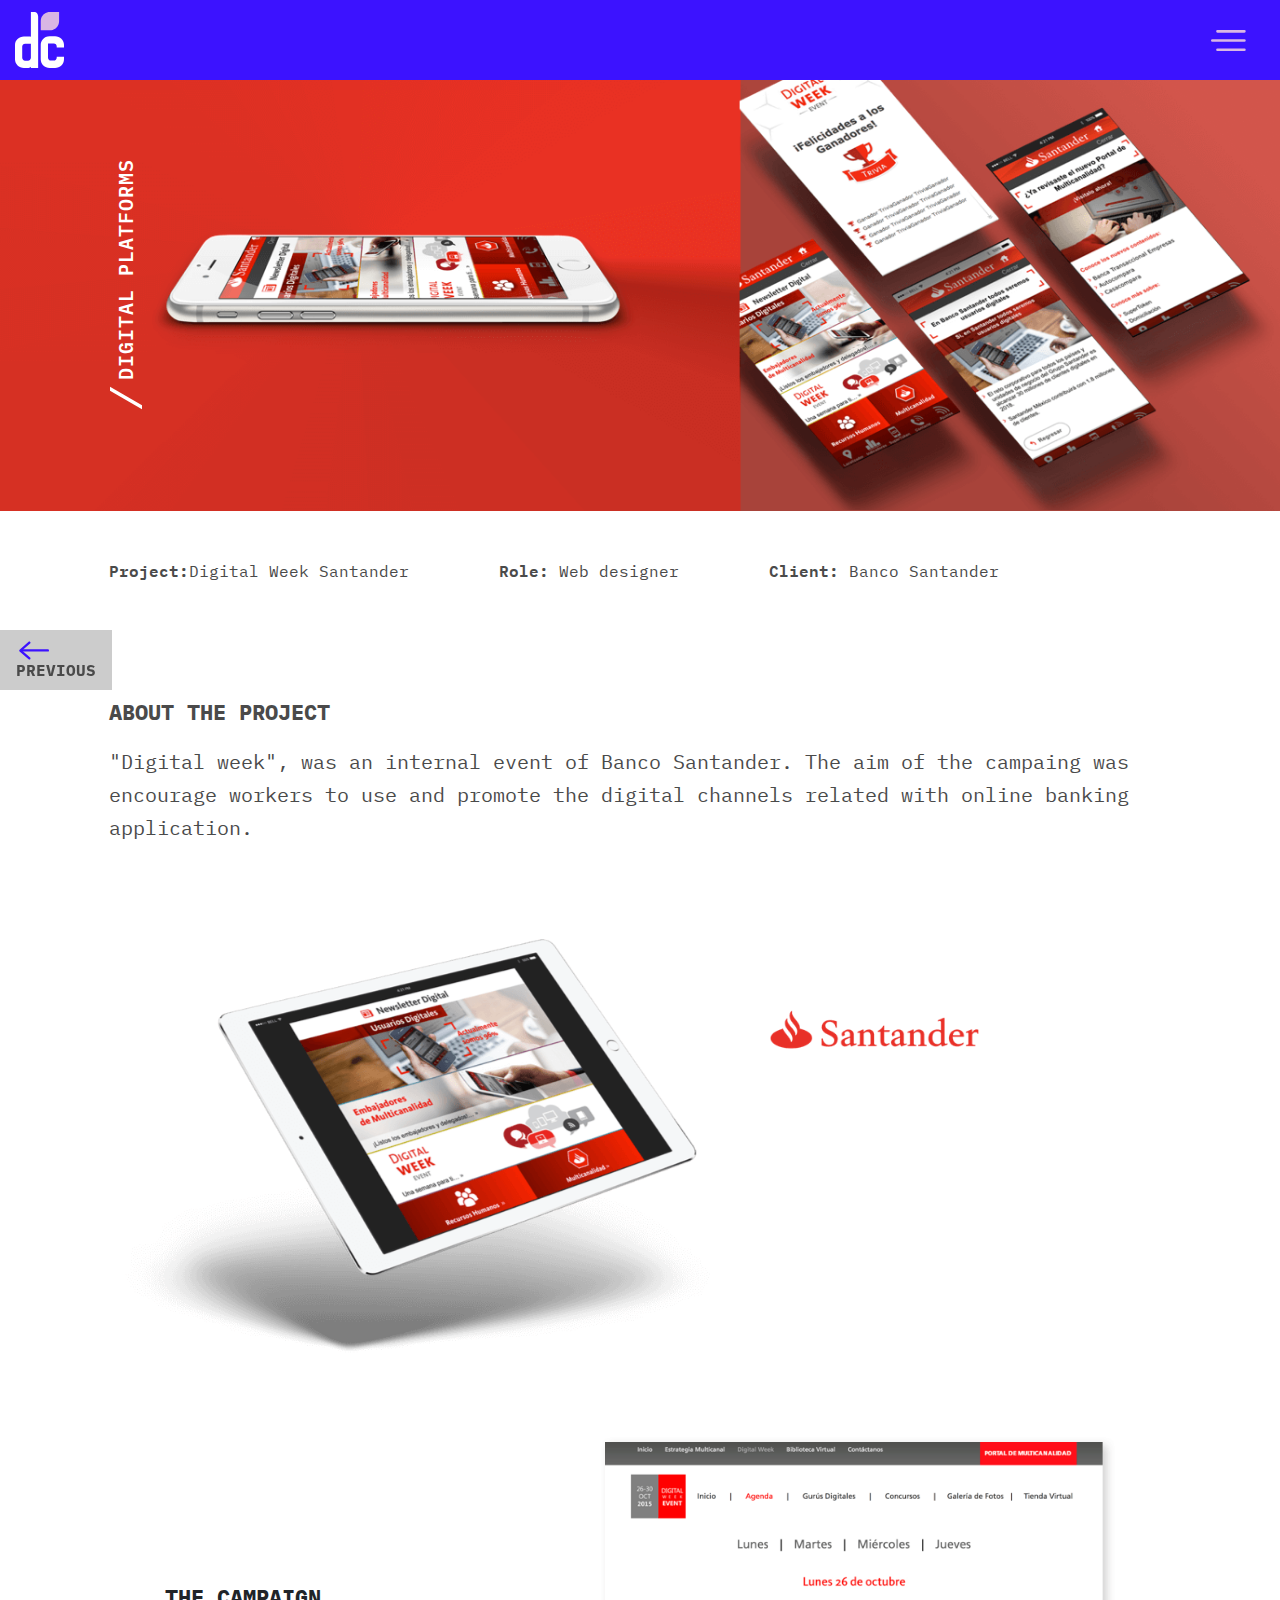
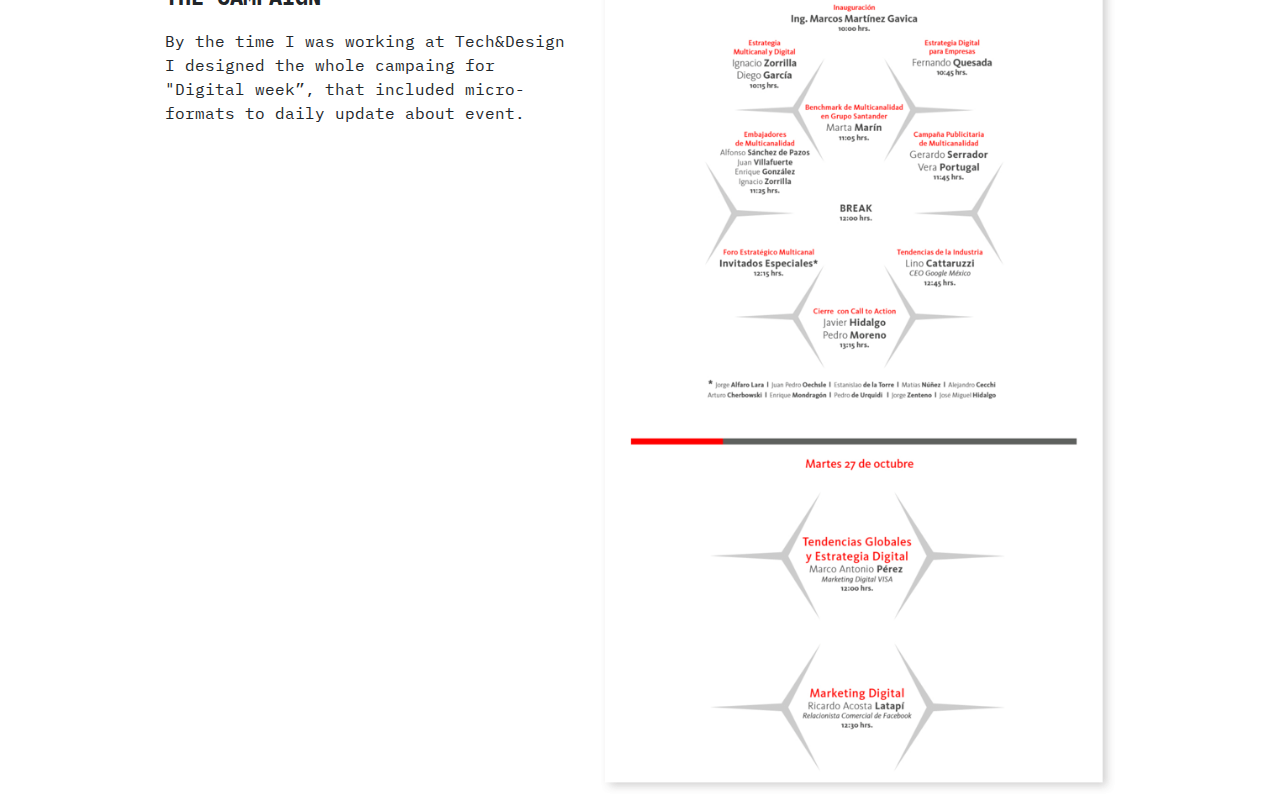
<file: digital/santander.html>
<!DOCTYPE html>
<html>
<head>
	<title>Diana Campos Interaction Design</title>
	<meta charset="utf-8">
	<meta name="viewport" content="width=device-width, initial-scale=1, shrink-to-fit=no">
	
	<link rel='shortcut icon' type='image/x-icon' href='../img/favicon.ico' />
	
	<link rel="stylesheet" href="https://maxcdn.bootstrapcdn.com/bootstrap/4.0.0/css/bootstrap.min.css" integrity="sha384-Gn5384xqQ1aoWXA+058RXPxPg6fy4IWvTNh0E263XmFcJlSAwiGgFAW/dAiS6JXm" crossorigin="anonymous">
	<!-- <link rel="stylesheet" type="text/css" href="bootstrap/css/bootstrap.css"> -->
	<link rel="stylesheet" type="text/css" href="../css/styles.css">
	<link href="https://fonts.googleapis.com/css?family=IBM+Plex+Mono:200,600" rel="stylesheet">
</head>
<body id="digital" class="container-fluid">
<div class="header-inter"></div>

<h1 class="section-white"><div></div>DIGITAL PLATFORMS</h1>
<div class="pro-front pro-front-100 row justify-content-center">
	<div class="col-lg-12 pro-main-img">
		<div class="row justify-content-center">
					<picture>
		<source media="(max-width: 767px)" srcset="../img/work/dig/digital-santander-01@1x.png">
		<source media="(min-width: 768px)" srcset="../img/work/dig/digital-santander-01.png">
		<img src="../img/work/dig/igital-santander-01.png alt="Digital Design">
		</picture>	
		</div>

	</div>

</div>
<div class="row pro-info justify-content-center">
	<div class="col-lg-10">
		<div class="item"><p>Project:</p>Digital Week Santander</div>
		<div class="item"><p>Role:</p> Web designer</div>
		<div class="item"><p>Client:</p> Banco Santander</div>
	</div>
</div>

<div class="row pro-white justify-content-center">
	<div class="col-lg-10">
	<div class="title ">
		<p><strong>ABOUT THE PROJECT</strong></p>
		<span>"Digital week", was an internal event of Banco Santander. The aim of the campaing was encourage workers to use and promote the digital channels related with online banking application.</span>
	</div>


</div>
</div>


<div class="pro-img-tri row justify-content-center">
	<div class="row align-items-start col-lg-10">
			<div class="col-lg-10 col-xs-12">
		<picture>
				<source media="(max-width: 767px)" srcset="../img/work/dig/digital-santander-02@1x.png">
				<source media="(min-width: 768px)" srcset="../img/work/dig/digital-santander-02.png">
				<img src="../img/work/dig/digital-santander-02.png" alt="Digital Platforms">
			</picture>	
	</div>
	</div>


</div>

<div class="min-space"></div>

<div class="pro-pic-right row justify-content-center">
		<div class="col-lg-4 graphic-item">
			<div class="">
				<div class="title"><p>THE CAMPAIGN</p></div>
				<p class="pro-desc">By the time I was working at Tech&Design I designed the whole campaing for "Digital week”, that included micro-formats to daily update about event. </p>
			</div>
		</div>
		<div class="col-lg-5 pro-pic-img mobile-none">
			<picture>
				<source media="(max-width: 767px)" srcset="../img/work/dig/digital-santander-03@1x.png">
				<source media="(min-width: 768px)" srcset="../img/work/dig/digital-santander-03.png">
				<img src="../img/work/int/digital-santander-03.png" alt="Digital Platform Web Design">
			</picture>	
		</div>

</div>
	<div class="link-project">
		<!-- <a class="next-link" href="telecom.html">NEXT<span class="arrow-blue"></span> <span class="arrow-pink"></span></a> -->
		<a class="prev-link" href="index.html">PREVIOUS<span class="arrow-blue"></span> <span class="arrow-pink"></span></a>
	</div>
	<script src="https://ajax.googleapis.com/ajax/libs/jquery/3.3.1/jquery.min.js"></script>
	
	<script src="../js/popper.min.js"></script>
	<script src="../js/jquery.enllax.min.js"></script>
	<script src="../js/bootstrap.min.js"></script>
	<script src="../js/script.js"></script>

</body>
</html>
</file>
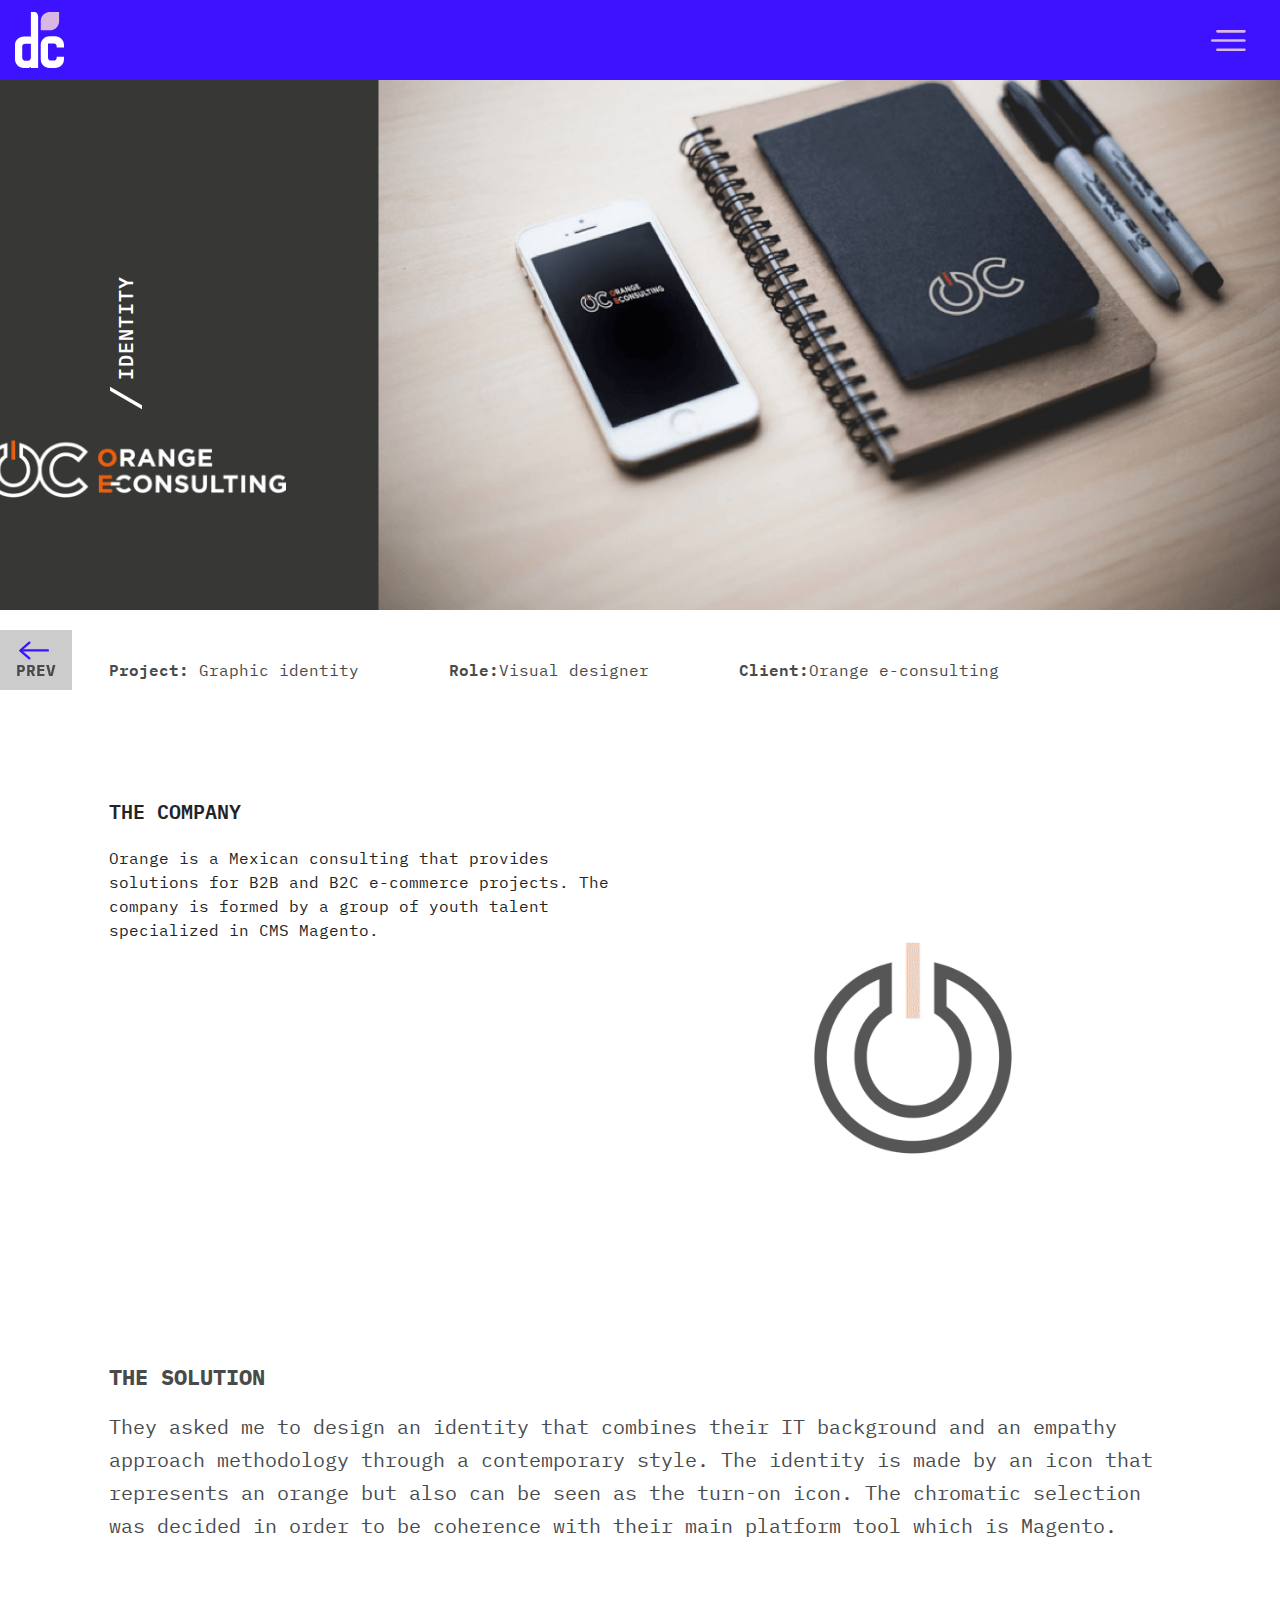
<file: identity/orange.html>
<!DOCTYPE html>
<html>
<head>
	<title>Diana Campos Interaction Design</title>
	<meta charset="utf-8">
	<meta name="viewport" content="width=device-width, initial-scale=1, shrink-to-fit=no">

	<link rel='shortcut icon' type='image/x-icon' href='../img/favicon.ico' />

	<link rel="stylesheet" href="https://maxcdn.bootstrapcdn.com/bootstrap/4.0.0/css/bootstrap.min.css" integrity="sha384-Gn5384xqQ1aoWXA+058RXPxPg6fy4IWvTNh0E263XmFcJlSAwiGgFAW/dAiS6JXm" crossorigin="anonymous">
	<!-- <link rel="stylesheet" type="text/css" href="bootstrap/css/bootstrap.css"> -->
	<link rel="stylesheet" type="text/css" href="../css/styles.css">
	<link href="https://fonts.googleapis.com/css?family=IBM+Plex+Mono:200,600" rel="stylesheet">
</head>
<body id="digital" class="container-fluid">
<div class="header-inter"></div>

<h1 class="section-white"><div></div>IDENTITY</h1>
<div class="pro-front pro-front-80 row justify-content-center" style="background: #373736;">
	<div class="col-lg-12">
		<div class="row justify-content-center">
		<picture style="padding-top: 0;">
		<source media="(max-width: 767px)" srcset="../img/work/iden/identity-orange-01@1x.png">
		<source media="(min-width: 768px)" srcset="../img/work/iden/identity-orange-01.png">
		<img src="../img/work/iden/identity-orange-01.png" alt="Digital Design">
		</picture>
		</div>

	</div>

</div>
<div class="row pro-info justify-content-center">
	<div class="col-lg-10">
		<div class="item"><p>Project:</p> Graphic identity</div>
		<div class="item"><p>Role:</p>Visual designer</div>
		<div class="item"><p>Client:</p>Orange e-consulting</div>
	</div>
</div>

<div class="min-space"></div>

<div class="pro-pic-right row justify-content-center">
	<div class="col-lg-5">
		<p class="subtitle">THE COMPANY</p>
		<p class="pro-desc">Orange is a Mexican consulting that provides solutions for B2B and B2C e-commerce projects. The company is formed by a group of youth talent specialized in CMS Magento. </p>
	</div>

	<div class="col-lg-5 pro-pic-img">
		<img style="width:100%;" src="../img/work/iden/orange-anim.gif" alt="Digital Interfaces">

	</div>

</div>

<div class="row pro-white justify-content-center">
	<div class="col-lg-10">
	<div class="title ">
		<p><strong>THE SOLUTION</strong></p>
		<span>

They asked me to design an identity that combines their IT background and an empathy approach methodology through a contemporary style. The identity is made by an icon that represents an orange but also can be seen as the turn-on icon. The chromatic selection was decided in order to be coherence with their main platform tool which is Magento.  </span>
	</div>
	<div class="pro-img-col-2 row justify-content-center">

</div>

</div>




</div>
	<div class="link-project">
		<a class="prev-link" href="pet.html">PREV<span class="arrow-blue"></span> <span class="arrow-pink"></span></a>
	</div>


	<script src="https://ajax.googleapis.com/ajax/libs/jquery/3.3.1/jquery.min.js"></script>

	<script src="../js/popper.min.js"></script>
	<script src="../js/jquery.enllax.min.js"></script>
	<script src="../js/bootstrap.min.js"></script>
	<script src="../js/script.js"></script>

</body>
</html>
</file>
<file: css/styles.css>
.space {
  height: 150px;
  width: 100%;
  background: #fff; }

.min-space {
  height: 50px;
  width: 100%;
  background: #fff; }

@keyframes arrow {
  from {
    background-position: -30px 0; }
  to {
    background-position: 0 0; } }

.btn-inter {
  cursor: pointer;
  overflow: hidden;
  position: relative;
  border-radius: 21px;
  width: 150px;
  height: 44px;
  margin: 0 auto; }
  .btn-inter:after {
    content: '\00a0';
    transform: skewX(15deg);
    width: 0;
    height: 100%;
    top: 0;
    left: 0;
    background: #3c12ff;
    position: absolute;
    -webkit-transform: skewX(15deg);
    transform: skewX(15deg);
    transition: .3s; }
  .btn-inter input {
    z-index: 99;
    position: absolute; }
  @media screen and (min-width: 1024px) {
    .btn-inter:hover:after {
      width: 110%;
      left: -10px; }
    .btn-inter:hover > input {
      color: #fff; } }

#digital {
  font-family: 'IBM Plex Mono', monospace;
  padding: 0; }
  @media screen and (max-width: 768px) {
    #digital .row {
      margin-right: 0;
      margin-left: 0; } }
  #digital .row .pro-main-img {
    padding: 0; }
  #digital h1 {
    z-index: 99;
    width: 250px;
    font-size: 20px;
    font-weight: 600;
    color: #4A4A4A;
    line-height: 30px;
    transform: rotate(-90deg);
    padding-left: 20px;
    position: absolute;
    letter-spacing: 1px; }
    #digital h1 div {
      width: 4px;
      height: 32px;
      -webkit-transform: skew(-30deg);
      -moz-transform: skew(-30deg);
      -o-transform: skew(-30deg);
      -ms-transform: skew(-30deg);
      transform: skew(-30deg);
      background: #e670a2;
      position: absolute;
      left: 0;
      top: 0; }
    @media screen and (max-width: 767px) {
      #digital h1 {
        left: -5em;
        top: 9em; } }
    @media screen and (min-width: 768px) and (max-width: 1023px) {
      #digital h1 {
        top: 4em;
        margin-left: -4em; } }
    @media screen and (min-width: 1023px) {
      #digital h1 {
        top: 13em; } }
  @media screen and (min-width: 1024px) {
    #digital .pro-front-100 p {
      width: 40%; }
    #digital .pro-front-100 img {
      width: 100%; } }

.pro-front-80 picture {
  padding-top: 6em;
  text-align: center;
  margin: 0 auto; }

@media screen and (min-width: 1024px) {
  .pro-front-80 p {
    width: 40%; }
  .pro-front-80 img {
    width: 100%; } }

.pro-front {
  background: #fff;
  color: #4a4a4a; }
  .pro-front picture {
    text-align: center;
    margin: 0 auto; }
  .pro-front h2 {
    font-size: 22px;
    font-weight: 600 !important;
    margin-top: 3em; }
  .pro-front p {
    font-weight: 200;
    font-size: 20px;
    margin: 1em 0 2em 0; }
  @media screen and (max-width: 1023px) {
    .pro-front picture {
      width: 100%; }
    .pro-front img {
      width: 100%; } }

.pro-info {
  background: #fff;
  padding: 3em 0;
  text-align: center; }
  .pro-info div {
    list-style: none;
    display: inline-block;
    color: #4a4a4a;
    text-align: left; }
    .pro-info div p {
      font-weight: 600;
      display: inline-block; }
  @media screen and (min-width: 1024px) {
    .pro-info .item {
      margin: 0 5em 0 0; } }

.pro-dark-01 {
  background: #3c12ff;
  color: #fff;
  position: relative;
  padding: 3em 0;
  padding-bottom: 6em; }

.pro-dark-02 {
  background: #4A4A4A;
  color: #fff;
  position: relative;
  padding: 3em 0;
  padding-bottom: 6em; }
  .pro-dark-02 .title {
    margin-bottom: 1em;
    font-weight: 600;
    position: relative; }
    .pro-dark-02 .title p {
      margin: 0;
      line-height: 50px;
      position: relative; }
      .pro-dark-02 .title p:after {
        content: '\00a0';
        width: 75px;
        height: 2px;
        background: #fff;
        position: absolute;
        left: 0;
        bottom: 0; }
    .pro-dark-02 .title span {
      font-weight: 200; }
    @media screen and (max-width: 768px) {
      .pro-dark-02 .title p {
        margin-bottom: 2em; } }
  .pro-dark-02 .pro-dark-gral-txt {
    padding: 2em 0; }
  .pro-dark-02 .subtitle {
    font-weight: 200; }
  .pro-dark-02 .pro-dark-gral-txt {
    font-size: 18px; }
  @media screen and (max-width: 768px) {
    .pro-dark-02 {
      margin-right: 0;
      margin-left: 0; } }

.pro-pic-right {
  background: #fff; }
  .pro-pic-right .graphic-item {
    padding: 5em 1em; }
  .pro-pic-right .subtitle {
    font-size: 20px;
    font-weight: 600; }
  .pro-pic-right .pro-pic-txt {
    background: rgba(255, 255, 255, 0.5);
    z-index: 99;
    padding: 2em;
    margin-top: 5em; }
    .pro-pic-right .pro-pic-txt .subtitle {
      font-size: 20px;
      font-weight: 600; }
    .pro-pic-right .pro-pic-txt .pro-desc {
      font-size: 18px; }
    @media screen and (min-width: 1024px) {
      .pro-pic-right .pro-pic-txt {
        max-height: 230px; } }
  .pro-pic-right picture img {
    width: 100%;
    margin-top: -4em; }
  .pro-pic-right .pro-arduino-icon {
    margin: 2em; }
    .pro-pic-right .pro-arduino-icon li {
      list-style: none; }
      .pro-pic-right .pro-arduino-icon li div {
        width: 100px;
        height: 100px;
        margin: 1em 0 0 4em; }
      .pro-pic-right .pro-arduino-icon li .icon-01 {
        background: url("../img/work/int/arduino-icon-01.png") no-repeat;
        background-size: contain; }
      .pro-pic-right .pro-arduino-icon li .icon-02 {
        background: url("../img/work/int/arduino-icon-02.png") no-repeat; }
      .pro-pic-right .pro-arduino-icon li .icon-03 {
        background: url("../img/work/int/arduino-icon-03.png") no-repeat;
        background-size: contain; }
  @media screen and (min-width: 1024px) {
    .pro-pic-right .pro-pic-txt {
      margin-right: -8em; }
    .pro-pic-right .pro-pic-icon {
      margin: 5em 0 7em 11em; } }
  .pro-pic-right .pro-pic-icon {
    text-align: center; }
    .pro-pic-right .pro-pic-icon img {
      width: 100%;
      margin-top: inherit; }
    @media screen and (max-width: 768px) {
      .pro-pic-right .pro-pic-icon {
        margin: 4em 0; } }
  .pro-pic-right .color-palette {
    margin-bottom: 10em; }
    .pro-pic-right .color-palette li {
      list-style: none;
      display: inline-block;
      width: 50px;
      height: 50px; }

.pro-pic-center .pro-pic-txt {
  background: rgba(255, 255, 255, 0.5);
  z-index: 99;
  padding: 2em;
  max-height: 260px;
  margin-top: 5em; }
  .pro-pic-center .pro-pic-txt .subtitle {
    font-size: 20px;
    font-weight: 600; }
  .pro-pic-center .pro-pic-txt .pro-desc {
    font-size: 18px; }

.pro-pic-center picture img {
  width: 100%;
  margin-top: -4em; }

.pro-pic-center .pro-arduino-icon {
  margin: 2em; }
  .pro-pic-center .pro-arduino-icon li {
    list-style: none; }
    .pro-pic-center .pro-arduino-icon li div {
      width: 100px;
      height: 100px;
      margin: 1em 0 0 4em; }
    .pro-pic-center .pro-arduino-icon li .icon-01 {
      background: url("../img/work/int/arduino-icon-01.png") no-repeat;
      background-size: contain; }
    .pro-pic-center .pro-arduino-icon li .icon-02 {
      background: url("../img/work/int/arduino-icon-02.png") no-repeat; }
    .pro-pic-center .pro-arduino-icon li .icon-03 {
      background: url("../img/work/int/arduino-icon-03.png") no-repeat;
      background-size: contain; }

@media screen and (min-width: 1024px) {
  .pro-pic-center .pro-pic-txt {
    margin-right: -8em; } }

.pro-pic-left {
  background: #fff; }
  .pro-pic-left .pro-pic-txt {
    background: rgba(255, 255, 255, 0.5);
    z-index: 99;
    padding: 2em;
    margin-top: 5em; }
    .pro-pic-left .pro-pic-txt .subtitle {
      font-size: 20px;
      font-weight: 600; }
    .pro-pic-left .pro-pic-txt .pro-desc {
      font-size: 18px; }
    @media screen and (min-width: 767px) {
      .pro-pic-left .pro-pic-txt {
        margin-left: -8em;
        max-height: 250px; } }
  .pro-pic-left picture img {
    width: 100%;
    margin-top: -4em; }
  @media screen and (max-width: 768px) {
    .pro-pic-left {
      margin-right: 0;
      margin-left: 0; } }

.pic-fix img {
  margin-top: inherit !important; }

.pro-pic-icon {
  background: #fff; }

.pro-icon-3 {
  background: #fff;
  padding: 2em 0 7em 0; }
  .pro-icon-3 div {
    padding-left: 4em; }
  .pro-icon-3 .title {
    display: block;
    width: 100%;
    font-weight: 600;
    font-size: 22px;
    padding: 2em 0; }
  .pro-icon-3 .icon-dev-01 span {
    width: 50px;
    height: 50px;
    background: url("../img/icons/icon-device.svg") no-repeat;
    background-size: contain;
    position: absolute;
    left: 0; }
  .pro-icon-3 .icon-dev-02 span {
    width: 50px;
    height: 50px;
    background: url("../img/icons/icon-connected.svg") no-repeat;
    background-size: contain;
    position: absolute;
    left: 0; }

.pro-light-01 {
  background: #ececec;
  padding: 2em 0; }
  .pro-light-01 .title {
    font-weight: 600; }
  .pro-light-01 ul li {
    list-style: none;
    display: inline-block;
    margin: 2em; }
    .pro-light-01 ul li img {
      width: 100%; }

.pro-img-tri {
  background: #fff;
  padding-bottom: 6em; }
  .pro-img-tri picture img {
    width: 100%; }

.title {
  font-size: 22px; }

.subtitle {
  font-size: 20px;
  margin-bottom: 1em; }

.title span {
  font-size: 20px; }

.pro-dark-gral-txt {
  font-size: 18px; }

.min-space {
  height: 50px;
  width: 100%;
  background: #fff; }

@keyframes arrow {
  from {
    background-position: -30px 0; }
  to {
    background-position: 0 0; } }

.btn-inter {
  cursor: pointer;
  overflow: hidden;
  position: relative;
  border-radius: 21px;
  width: 150px;
  height: 44px;
  margin: 0 auto; }

.btn-inter:after {
  content: '\00a0';
  transform: skewX(15deg);
  width: 0;
  height: 100%;
  top: 0;
  left: 0;
  background: #3c12ff;
  position: absolute;
  -webkit-transform: skewX(15deg);
  transform: skewX(15deg);
  transition: .3s; }

.btn-inter input {
  z-index: 99;
  position: absolute; }

@media screen and (min-width: 1024px) {
  .btn-inter:hover:after {
    width: 110%;
    left: -10px; }
  .btn-inter:hover > input {
    color: #fff; } }

#interaction {
  font-family: 'IBM Plex Mono', monospace;
  padding: 0; }

@media screen and (max-width: 768px) {
  #interaction .row {
    margin-right: 0;
    margin-left: 0; } }

#interaction h1 {
  width: 250px;
  font-size: 20px;
  font-weight: 600;
  color: #4A4A4A;
  line-height: 30px;
  transform: rotate(-90deg);
  padding-left: 20px;
  position: absolute;
  top: 7em;
  letter-spacing: 1px;
  z-index: 99; }

#interaction h1 div {
  width: 4px;
  height: 32px;
  -webkit-transform: skew(-30deg);
  -moz-transform: skew(-30deg);
  -o-transform: skew(-30deg);
  -ms-transform: skew(-30deg);
  transform: skew(-30deg);
  background: #e670a2;
  position: absolute;
  left: 0;
  top: 0; }

@media screen and (max-width: 768px) {
  #interaction h1 {
    left: -5em; } }

#interaction .pro-front {
  background: #d5d5d5;
  color: #4a4a4a; }

#interaction .pro-front picture {
  padding-top: 6em;
  text-align: center;
  margin: 0 auto; }

#interaction .pro-front h2 {
  font-size: 22px;
  font-weight: 600 !important;
  margin-top: 3em; }

#interaction .pro-front p {
  font-weight: 200;
  font-size: 20px;
  margin: 1em 0 2em 0; }

@media screen and (min-width: 1024px) {
  #interaction .pro-front p {
    width: 40%; }
  #interaction .pro-front img {
    width: 50%; } }

@media screen and (max-width: 1023px) {
  #interaction .pro-front img {
    width: 70%; } }

#interaction .pro-info {
  background: #fff;
  padding: 3em 0;
  text-align: center; }

#interaction .pro-info div {
  list-style: none;
  display: inline-block;
  color: #4a4a4a;
  text-align: left; }

#interaction .pro-info div p {
  font-weight: 600;
  display: inline-block; }

@media screen and (max-width: 768px) {
  #interaction .pro-info div {
    display: block;
    margin: 0;
    margin-bottom: 1em; } }

@media screen and (min-width: 1024px) {
  #interaction .pro-info .item {
    margin: 0 5em 0 0; } }

#interaction .pro-dark-green {
  background: #00E3C9; }

#interaction .pro-dark-01 {
  background: #3c12ff;
  color: #fff;
  position: relative;
  padding: 3em 0;
  padding-bottom: 6em; }

#interaction .pro-dark-01 .title {
  font-weight: 600;
  position: relative; }

#interaction .pro-dark-01 .title p {
  margin: 0;
  line-height: 50px;
  position: relative; }

#interaction .pro-dark-01 .title p:after {
  content: '\00a0';
  width: 75px;
  height: 1px;
  background: #fff;
  position: absolute;
  left: 0;
  bottom: 0; }

#interaction .pro-dark-01 .title span {
  font-weight: 200; }

#interaction .pro-dark-01 .pro-dark-gral-txt {
  padding: 2em 0; }

#interaction .pro-dark-01 .subtitle {
  font-weight: 200; }

#interaction .pro-dark-01 .pro-dark-gral-txt {
  font-size: 18px; }

@media screen and (max-width: 768px) {
  #interaction .pro-dark-01 {
    margin-right: 0;
    margin-left: 0; } }

#interaction .pro-pic-right {
  background: #fff; }

#interaction .pro-pic-right .pro-pic-txt {
  background: rgba(255, 255, 255, 0.8);
  z-index: 99;
  padding: 2em;
  /*max-height: 200px;*/
  margin-top: 5em; }

#interaction .pro-pic-right .pro-pic-txt .subtitle {
  font-size: 20px;
  font-weight: 600; }

#interaction .pro-pic-right .pro-pic-txt .pro-desc {
  font-size: 18px; }

#interaction .pro-pic-right picture img {
  width: 100%;
  margin-top: -4em; }

#interaction .pro-pic-right .pro-arduino-icon {
  margin: 2em; }

#interaction .pro-pic-right .pro-arduino-icon li {
  list-style: none; }

#interaction .pro-pic-right .pro-arduino-icon li div {
  width: 100px;
  height: 100px;
  margin: 1em 0 0 4em; }

#interaction .pro-pic-right .pro-arduino-icon li .icon-01 {
  background: url("../img/work/int/arduino-icon-01.png") no-repeat;
  background-size: contain; }

#interaction .pro-pic-right .pro-arduino-icon li .icon-02 {
  background: url("../img/work/int/arduino-icon-02.png") no-repeat; }

#interaction .pro-pic-right .pro-arduino-icon li .icon-03 {
  background: url("../img/work/int/arduino-icon-03.png") no-repeat;
  background-size: contain; }

@media screen and (min-width: 1024px) {
  #interaction .pro-pic-right .pro-pic-txt {
    margin-right: -8em; } }

#interaction .pro-pic-left {
  background: #fff; }

#interaction .pro-pic-left .pro-pic-txt {
  background: rgba(255, 255, 255, 0.8);
  z-index: 99;
  padding: 2em;
  margin-top: 5em; }

#interaction .pro-pic-left .pro-pic-txt .subtitle {
  font-size: 20px;
  font-weight: 600; }

#interaction .pro-pic-left .pro-pic-txt .pro-desc {
  font-size: 18px; }

@media screen and (min-width: 768px) {
  #interaction .pro-pic-left .pro-pic-txt {
    margin-left: -8em;
    max-height: 250px; } }

#interaction .pro-pic-left picture img {
  width: 100%;
  margin-top: -4em; }

@media screen and (max-width: 768px) {
  #interaction .pro-pic-left {
    margin-right: 0;
    margin-left: 0; } }

#interaction .pic-fix img {
  margin-top: inherit !important; }

#interaction .pro-icon-3 {
  background: #fff;
  padding: 2em 0 7em 0; }

#interaction .pro-icon-3 div {
  padding-left: 4em; }

#interaction .pro-icon-3 .title {
  display: block;
  width: 100%;
  font-weight: 600;
  font-size: 22px;
  padding: 2em 0; }

#interaction .pro-icon-3 .icon-dev-01 span {
  width: 50px;
  height: 50px;
  background: url("../img/icons/icon-device.svg") no-repeat;
  background-size: contain;
  position: absolute;
  left: 0; }

#interaction .pro-icon-3 .icon-dev-02 span {
  width: 50px;
  height: 50px;
  background: url("../img/icons/icon-connected.svg") no-repeat;
  background-size: contain;
  position: absolute;
  left: 0; }

@media screen and (max-width: 768px) {
  #interaction .pro-icon-3 div {
    margin: 2em 0; } }

#interaction .pro-light-01 {
  background: #ececec;
  padding: 2em 0; }

#interaction .pro-light-01 .title {
  font-weight: 600; }

#interaction .pro-light-01 ul li {
  list-style: none;
  display: inline-block;
  margin: 2em 4em;
  max-width: 140px; }

#interaction .pro-light-01 ul li img {
  width: 100%;
  max-width: 80px; }

@media screen and (max-width: 768px) {
  #interaction .pro-light-01 ul {
    padding: 0;
    text-align: center; }
  #interaction .pro-light-01 ul li img {
    max-width: 150px; } }

#interaction .pro-img-tri {
  background: #ececec;
  padding-bottom: 6em; }

#interaction .pro-img-tri picture img {
  width: 100%; }

.title {
  font-size: 22px; }

.subtitle {
  font-size: 20px;
  margin-bottom: 1em; }

.title span {
  font-size: 20px; }

.pro-dark-gral-txt {
  font-size: 18px; }

#digital {
  font-family: 'IBM Plex Mono', monospace;
  padding: 0; }

@media screen and (max-width: 768px) {
  #digital .row {
    margin-right: 0;
    margin-left: 0; } }

#digital .row .pro-main-img {
  padding: 0; }

#digital h1 {
  z-index: 99;
  width: 250px;
  font-size: 20px;
  font-weight: 600;
  color: #4A4A4A;
  line-height: 30px;
  transform: rotate(-90deg);
  padding-left: 20px;
  position: absolute;
  letter-spacing: 1px; }

#digital h1 div {
  width: 4px;
  height: 32px;
  -webkit-transform: skew(-30deg);
  -moz-transform: skew(-30deg);
  -o-transform: skew(-30deg);
  -ms-transform: skew(-30deg);
  transform: skew(-30deg);
  background: #e670a2;
  position: absolute;
  left: 0;
  top: 0; }

@media screen and (max-width: 767px) {
  #digital h1 {
    left: -5em;
    top: 9em; } }

@media screen and (min-width: 768px) and (max-width: 1023px) {
  #digital h1 {
    top: 4em;
    margin-left: -4em; } }

@media screen and (min-width: 1023px) {
  #digital h1 {
    top: 13em; } }

@media screen and (min-width: 1024px) {
  #digital .pro-front-100 p {
    width: 40%; }
  #digital .pro-front-100 img {
    width: 100%; } }

.pro-front-80 picture {
  padding-top: 6em;
  text-align: center;
  margin: 0 auto; }

@media screen and (min-width: 1024px) {
  .pro-front-80 p {
    width: 40%; }
  .pro-front-80 img {
    width: 100%; } }

.pro-front {
  background: #fff;
  color: #4a4a4a; }

.pro-front picture {
  text-align: center;
  margin: 0 auto; }

.pro-front h2 {
  font-size: 22px;
  font-weight: 600 !important;
  margin-top: 3em; }

.pro-front p {
  font-weight: 200;
  font-size: 20px;
  margin: 1em 0 2em 0; }

@media screen and (max-width: 1023px) {
  .pro-front picture {
    width: 100%; }
  .pro-front img {
    width: 100%; } }

.pro-info {
  background: #fff;
  padding: 3em 0;
  text-align: center; }

.pro-info div {
  list-style: none;
  display: inline-block;
  color: #4a4a4a;
  text-align: left; }

.pro-info div p {
  font-weight: 600;
  display: inline-block; }

@media screen and (min-width: 1024px) {
  .pro-info .item {
    margin: 0 5em 0 0; } }

.pro-dark-01 {
  background: #3c12ff;
  color: #fff;
  position: relative;
  padding: 3em 0;
  padding-bottom: 6em; }

.pro-dark-02 {
  background: #4A4A4A;
  color: #fff;
  position: relative;
  padding: 3em 0;
  padding-bottom: 6em; }

.pro-dark-02 .title {
  margin-bottom: 1em;
  font-weight: 600;
  position: relative; }

.pro-dark-02 .title p {
  margin: 0;
  line-height: 50px;
  position: relative; }

.pro-dark-02 .title p:after {
  content: '\00a0';
  width: 75px;
  height: 2px;
  background: #fff;
  position: absolute;
  left: 0;
  bottom: 0; }

.pro-dark-02 .title span {
  font-weight: 200; }

@media screen and (max-width: 768px) {
  .pro-dark-02 .title p {
    margin-bottom: 2em; } }

.pro-dark-02 .pro-dark-gral-txt {
  padding: 2em 0; }

.pro-dark-02 .subtitle {
  font-weight: 200; }

.pro-dark-02 .pro-dark-gral-txt {
  font-size: 18px; }

@media screen and (max-width: 768px) {
  .pro-dark-02 {
    margin-right: 0;
    margin-left: 0; } }

.pro-pic-right {
  background: #fff; }

.pro-pic-right .graphic-item {
  padding: 5em 1em; }

.pro-pic-right .subtitle {
  font-size: 20px;
  font-weight: 600; }

.pro-pic-right .pro-pic-txt {
  background: rgba(255, 255, 255, 0.5);
  z-index: 99;
  padding: 2em;
  margin-top: 5em; }

.pro-pic-right .pro-pic-txt .subtitle {
  font-size: 20px;
  font-weight: 600; }

.pro-pic-right .pro-pic-txt .pro-desc {
  font-size: 18px; }

@media screen and (min-width: 1024px) {
  .pro-pic-right .pro-pic-txt {
    max-height: 230px; } }

.pro-pic-right picture img {
  width: 100%;
  margin-top: -4em; }

.pro-pic-right .pro-arduino-icon {
  margin: 2em; }

.pro-pic-right .pro-arduino-icon li {
  list-style: none; }

.pro-pic-right .pro-arduino-icon li div {
  width: 100px;
  height: 100px;
  margin: 1em 0 0 4em; }

.pro-pic-right .pro-arduino-icon li .icon-01 {
  background: url("../img/work/int/arduino-icon-01.png") no-repeat;
  background-size: contain; }

.pro-pic-right .pro-arduino-icon li .icon-02 {
  background: url("../img/work/int/arduino-icon-02.png") no-repeat; }

.pro-pic-right .pro-arduino-icon li .icon-03 {
  background: url("../img/work/int/arduino-icon-03.png") no-repeat;
  background-size: contain; }

@media screen and (min-width: 1024px) {
  .pro-pic-right .pro-pic-txt {
    margin-right: -8em; }
  .pro-pic-right .pro-pic-icon {
    margin: 5em 0 7em 11em; } }

.pro-pic-right .pro-pic-icon {
  text-align: center; }

.pro-pic-right .pro-pic-icon img {
  width: 100%;
  margin-top: inherit; }

@media screen and (max-width: 768px) {
  .pro-pic-right .pro-pic-icon {
    margin: 4em 0; } }

.pro-pic-right .color-palette {
  margin-bottom: 10em; }

.pro-pic-right .color-palette li {
  list-style: none;
  display: inline-block;
  width: 50px;
  height: 50px; }

.pro-pic-center .pro-pic-txt {
  background: rgba(255, 255, 255, 0.5);
  z-index: 99;
  padding: 2em;
  max-height: 260px;
  margin-top: 5em; }

.pro-pic-center .pro-pic-txt .subtitle {
  font-size: 20px;
  font-weight: 600; }

.pro-pic-center .pro-pic-txt .pro-desc {
  font-size: 18px; }

.pro-pic-center picture img {
  width: 100%;
  margin-top: -4em; }

.pro-pic-center .pro-arduino-icon {
  margin: 2em; }

.pro-pic-center .pro-arduino-icon li {
  list-style: none; }

.pro-pic-center .pro-arduino-icon li div {
  width: 100px;
  height: 100px;
  margin: 1em 0 0 4em; }

.pro-pic-center .pro-arduino-icon li .icon-01 {
  background: url("../img/work/int/arduino-icon-01.png") no-repeat;
  background-size: contain; }

.pro-pic-center .pro-arduino-icon li .icon-02 {
  background: url("../img/work/int/arduino-icon-02.png") no-repeat; }

.pro-pic-center .pro-arduino-icon li .icon-03 {
  background: url("../img/work/int/arduino-icon-03.png") no-repeat;
  background-size: contain; }

@media screen and (min-width: 1024px) {
  .pro-pic-center .pro-pic-txt {
    margin-right: -8em; } }

.pro-pic-left {
  background: #fff; }

.pro-pic-left .pro-pic-txt {
  background: rgba(255, 255, 255, 0.5);
  z-index: 99;
  padding: 2em;
  margin-top: 5em; }

.pro-pic-left .pro-pic-txt .subtitle {
  font-size: 20px;
  font-weight: 600; }

.pro-pic-left .pro-pic-txt .pro-desc {
  font-size: 18px; }

@media screen and (min-width: 767px) {
  .pro-pic-left .pro-pic-txt {
    margin-left: -8em;
    max-height: 250px; } }

.pro-pic-left picture img {
  width: 100%;
  margin-top: -4em; }

@media screen and (max-width: 768px) {
  .pro-pic-left {
    margin-right: 0;
    margin-left: 0; } }

.pic-fix img {
  margin-top: inherit !important; }

.pro-pic-icon {
  background: #fff; }

.pro-icon-3 {
  background: #fff;
  padding: 2em 0 7em 0; }

.pro-icon-3 div {
  padding-left: 4em; }

.pro-icon-3 .title {
  display: block;
  width: 100%;
  font-weight: 600;
  font-size: 22px;
  padding: 2em 0; }

.pro-icon-3 .icon-dev-01 span {
  width: 50px;
  height: 50px;
  background: url("../img/icons/icon-device.svg") no-repeat;
  background-size: contain;
  position: absolute;
  left: 0; }

.pro-icon-3 .icon-dev-02 span {
  width: 50px;
  height: 50px;
  background: url("../img/icons/icon-connected.svg") no-repeat;
  background-size: contain;
  position: absolute;
  left: 0; }

.pro-light-01 {
  background: #ececec;
  padding: 2em 0; }

.pro-light-01 .title {
  font-weight: 600; }

.pro-light-01 ul li {
  list-style: none;
  display: inline-block;
  margin: 2em; }

.pro-light-01 ul li img {
  width: 100%; }

.pro-img-tri {
  background: #fff;
  padding-bottom: 6em; }

.pro-img-tri picture img {
  width: 100%; }

.title {
  font-size: 22px; }

.subtitle {
  font-size: 20px;
  margin-bottom: 1em; }

.title span {
  font-size: 20px; }

.pro-dark-gral-txt {
  font-size: 18px; }

.header {
  top: 0;
  right: 0;
  width: 100%;
  z-index: 1;
  background: #3c12ff;
  position: fixed; }

.header-inter {
  top: 0;
  right: 0;
  width: 100%;
  z-index: 999;
  background: #3c12ff;
  position: fixed; }

/*#scroll-menu.fixed {
  position: fixed;
  top: 0;
  z-index: 99;
  background: rgba(44,47,247,.8);
}*/
.pro-pic-center {
  margin-top: 6em; }

.pro-dark {
  position: relative;
  padding: 3em 0;
  padding-bottom: 6em; }

.link-project a .arrow-blue {
  background: url("../img/icons/arrow.svg") no-repeat;
  background-size: contain;
  width: 30px;
  height: 20px;
  position: absolute;
  top: 10px;
  background-position: 0 0; }

.link-project a .arrow-pink {
  background: url("../img/icons/arrow-pink.svg") no-repeat;
  background-size: contain;
  width: 0;
  height: 20px;
  width: 30px;
  position: absolute;
  top: 10px;
  background-position: -30px 0; }

@media screen and (min-width: 1024px) {
  .link-project {
    background: #ececec;
    /*@media screen and (max-width: 768px){
      padding:3em 1em;
      .next-link{
        right: 1em;
      }
    }*/ }
  .link-project a:hover > .arrow-pink {
    -webkit-animation-name: arrow;
    /* Safari 4.0 - 8.0 */
    -webkit-animation-duration: 500ms;
    /* Safari 4.0 - 8.0 */
    animation-name: arrow;
    animation-duration: 500ms;
    background-position: 0 0; }
  .link-project a:hover > .arrow-blue {
    opacity: 0; }
  .link-project .next-link {
    font-size: 16px;
    color: #4A4A4A;
    position: fixed;
    padding: 0 1em;
    height: 60px;
    line-height: 80px;
    font-weight: 800;
    text-decoration: none;
    overflow: hidden;
    right: 0;
    top: 70%;
    background: rgba(0, 0, 0, 0.2); }
  .link-project .next-link .arrow-pink {
    right: 1.2em; }
  .link-project .next-link .arrow-blue {
    right: 1.2em; }
  .link-project .prev-link {
    font-size: 16px;
    color: #4A4A4A;
    position: fixed;
    padding: 0 1em;
    height: 60px;
    line-height: 80px;
    /* padding: 0 2em; */
    font-weight: 800;
    text-decoration: none;
    overflow: hidden;
    left: 0;
    top: 70%;
    background: rgba(0, 0, 0, 0.2); }
  .link-project .prev-link .arrow-pink {
    left: 1.2em;
    transform: rotate(180deg); }
  .link-project .prev-link .arrow-blue {
    left: 1.2em;
    transform: rotate(180deg); } }

.pro-white {
  background: #fff;
  color: #4A4A4A;
  position: relative;
  padding: 3em 0;
  padding-bottom: 6em; }

.section-white {
  color: #fff !important; }

.section-white div {
  background: #fff !important; }

.pro-img-col-2 {
  padding-top: 5em; }

.pro-img-col-2 .item-small {
  text-align: center; }

.pro-img-col-2 .item-small img {
  width: 80%; }

.pro-img-col-2 .item-big {
  text-align: center; }

.pro-img-col-2 .item-big img {
  width: 80%; }

@media screen and (max-width: 768px) {
  .pro-img-col-2 .item-big {
    margin-top: 4em; }
  .pro-img-col-2 .item-big img {
    width: 100%; } }

.title {
  position: relative; }

.title p {
  position: relative;
  font-weight: 800; }

.title p:after {
  content: '\00a0';
  width: 75px;
  height: 2px;
  background: #fff;
  position: absolute;
  left: 0;
  bottom: 0; }

@media screen and (max-width: 767px) {
  h1 {
    display: none; }
  .col-lg-12 {
    padding: 0; }
  .mobile-none {
    display: none; }
  #vdoCisco {
    width: 100%;
    height: 280px;
    background: url(../img/work/int/interaction-cisco-resp.png);
    background-size: 160%;
    background-position: 50% 0; } }

@media screen and (max-width: 1024px) {
  .link-project {
    bottom: 0;
    height: 80px;
    line-height: 80px;
    background: #ececec; }
  .link-project .next-link {
    position: absolute;
    right: 15px;
    font-weight: 800;
    color: #4A4A4A;
    height: 100px;
    line-height: 100px; }
  .link-project .next-link .arrow-blue {
    right: 0; }
  .link-project .prev-link {
    position: absolute;
    left: 15px;
    font-weight: 800;
    color: #4A4A4A;
    height: 100px;
    line-height: 100px; }
  .link-project .prev-link .arrow-blue {
    left: 0.2em;
    transform: rotate(180deg); } }

body {
  background-image: linear-gradient(to bottom, #3c12ff, #100449);
  /*.container-fluid{
        background: linear-gradient(to bottom, #2f2f2f, #000000);
    }*/ }

body .container-fluid {
  padding: 0 !important; }

body .hm-nav {
  width: 100%;
  padding: 0; }

body .hm-nav nav {
  background: rgba(0, 0, 0, 0.8);
  border-radius: 0;
  z-index: -1;
  width: 40%;
  position: fixed;
  right: 0 !important;
  transform: inherit !important;
  left: inherit !important; }

body .hm-nav nav a {
  font-family: 'IBM Plex Mono', monospace;
  font-size: 18px;
  font-weight: 600;
  font-style: normal;
  line-height: 2.73;
  text-align: left;
  color: #ffffff;
  position: relative;
  display: block;
  text-decoration: none; }

body .hm-nav nav a:after {
  content: '\00a0';
  position: absolute;
  width: 70px;
  height: 2px;
  border: solid 1px #ffffff;
  left: 0;
  bottom: 0; }

@media screen and (max-width: 767px) {
  body .hm-nav nav {
    width: 100%;
    padding: 2em;
    top: 50px !important; } }

@media screen and (min-width: 768px) {
  body .hm-nav nav {
    padding: 2em 0 10em 2em;
    top: 78px !important;
    /*  left: -1em !important;
            top: -1em!important;*/ } }

body .hm-nav .hm-nav-opt button {
  background: none;
  border: none;
  height: 100%; }

body .hm-nav .hm-nav-opt button:after {
  background: url("../img/icons/hamburguer.svg") no-repeat;
  height: 100%;
  width: 50px;
  padding: 10px;
  background-position: center;
  background-size: 70% auto;
  border: 0;
  z-index: 1;
  background-color: inherit; }

body .hm-nav .hm-nav-opt button .hm-nav-icon {
  border: inherit; }

body .hm-nav .hm-nav-opt .dropdown-toggle {
  background-color: inherit !important;
  box-shadow: inherit !important;
  float: right; }

@media screen and (max-width: 480px) {
  body .hm-nav .hm-nav-opt {
    position: absolute;
    right: 0;
    text-align: right;
    top: 0;
    height: 100%; } }

@media screen and (min-width: 481px) and (max-width: 1024px) {
  body .hm-nav .hm-nav-opt {
    position: absolute;
    right: 0;
    text-align: right;
    top: 0;
    height: 100%; } }

body .hm-nav .show button::after {
  background-image: url(../img/icons/close.svg) !important;
  background-size: 60%;
  background-position: center; }

body .hm-nav .btn-default:active:hover, body .hm-nav .btn-default.active:hover, body .hm-nav .open > .dropdown-toggle.btn-default:hover, body .hm-nav .btn-default:active:focus, body .hm-nav .btn-default.active:focus, body .hm-nav .open > .dropdown-toggle.btn-default:focus, body .hm-nav .btn-default:active.focus, body .hm-nav .btn-default.active.focus, body .hm-nav .open > .dropdown-toggle.btn-default.focus {
  background-color: inherit;
  background: url("../img/icons/close.svg") no-repeat;
  height: 60px;
  width: 60px;
  padding: 10px;
  background-position: center;
  background-size: 70% auto; }

@media screen and (min-width: 1025px) and (max-width: 1139px) {
  body .hm-nav .hm-nav-opt {
    text-align: right; }
  body .hm-nav .hm-nav-opt button {
    right: 0; } }

body .home-skills {
  background: #fff;
  text-align: center; }

body .home-skills ul {
  padding: 0;
  margin-bottom: 0; }

body .home-skills ul li {
  display: inline-block;
  margin: 3em;
  font-family: 'IBM Plex Mono', monospace;
  color: #3c12ff; }

body .home-skills ul li span {
  width: 50px;
  height: 50px;
  display: inline-block;
  background-repeat: no-repeat; }

body .home-skills :first-child > span {
  background-image: url("../img/icons/icon-ux.svg");
  background-size: 100%; }

body .home-skills :nth-child(2) > span {
  background-image: url("../img/icons/icon-coding.svg");
  background-size: 100%; }

body .home-skills :nth-child(3) > span {
  background-image: url("../img/icons/icon-magento.svg");
  background-size: contain; }

body .home-skills :nth-child(4) > span {
  background-image: url("../img/icons/icon-creative-cloud.svg");
  background-size: 100%; }

@media screen and (max-width: 768px) {
  body .home-skills ul li {
    display: block;
    padding: 1em;
    margin: 0; } }

body .hm-intro {
  padding: 0;
  width: 100%;
  margin: 0;
  padding-top: 3em;
  position: relative; }

body .hm-intro .profile {
  padding: 0; }

body .hm-intro .profile img {
  width: 100%;
  opacity: .4; }

body .hm-intro h1 {
  font-weight: 600; }

@media screen and (min-width: 767px) {
  body .hm-intro {
    padding-bottom: 3em; }
  body .hm-intro .profile {
    top: 4em; } }

body .hm-about {
  font-family: 'IBM Plex Mono', monospace;
  font-size: 26px;
  font-weight: 200;
  font-stretch: normal;
  line-height: normal;
  text-align: left;
  color: #ffffff;
  padding: 2em 0 0 2em; }

@media screen and (max-width: 480px) {
  body .hm-about {
    padding: 15px; }
  body .hm-about h1 {
    font-size: 30px;
    padding: 15px;
    font-weight: 800; }
  body .hm-about p {
    font-size: 18px;
    padding: 15px;
    line-height: 24px; } }

@media screen and (min-width: 481px) and (max-width: 1024px) {
  body .hm-about h1 {
    font-size: 1em;
    margin-bottom: 2em; }
  body .hm-about p {
    font-size: 18px;
    line-height: 24px; } }

@media screen and (min-width: 1140px) {
  body .hm-about p {
    line-height: 40px;
    margin-top: 2em;
    text-align: justify; } }

body .hm-nav {
  transition-timing-function: ease-out;
  -webkit-transition-timing-function: ease-out;
  -o-transition-timing-function: ease-out;
  -ms-transition-timing-function: ease-out;
  /*position: fixed;*/
  width: 100%;
  margin: 0;
  z-index: 999;
  position: relative;
  box-sizing: border-box;
  /*
box-shadow:0 4px 5px 0 rgba(0,0,0,0.14), 0 1px 10px 0 rgba(0,0,0,0.12), 0 2px 4px -1px rgba(0,0,0,0.3);*/ }

body .hm-nav .hm-logo-content .logo {
  color: transparent;
  background: url("../img/logo.svg") no-repeat;
  background-size: auto 70%;
  background-position: 0;
  height: 100%;
  padding: 10px;
  position: absolute;
  width: auto;
  z-index: 99; }

@media screen and (min-width: 1025px) and (max-width: 1139px) {
  body .hm-nav .hm-logo-content .logo {
    width: 60px; } }

@media screen and (max-width: 480px) {
  body .hm-nav {
    height: 50px;
    position: relative; } }

@media screen and (min-width: 481px) and (max-width: 1024px) {
  body .hm-nav {
    height: 50px;
    margin-right: 0;
    margin-left: 0; } }

@media screen and (min-width: 1025px) and (max-width: 1139px) {
  body .hm-nav {
    height: 80px;
    padding: 10px; } }

@media screen and (min-width: 1140px) {
  body .hm-nav {
    height: 80px; } }

body .hm-dev {
  min-height: 440px;
  padding: 0;
  background-image: linear-gradient(to bottom, #d5d5d5, #ffffff);
  margin: 0; }

body .hm-dev figure h2 {
  font-size: 30px;
  font-weight: bold;
  color: #3c12ff;
  font-family: 'IBM Plex Mono', monospace;
  position: absolute; }

body .hm-dev figure picture {
  position: relative; }

body .hm-dev .item {
  display: inline-block;
  width: 100%; }

body .hm-dev .item .hm-dev-txt {
  vertical-align: top;
  font-family: 'IBM Plex Mono', monospace;
  color: #4A4A4A; }

body .hm-dev .item .hm-dev-txt h2 {
  font-size: 24px;
  font-weight: 800; }

body .hm-dev .item .hm-dev-txt p {
  color: #4A4A4A;
  font-size: 18px;
  font-family: 'IBM Plex Mono', monospace;
  margin: 1em 0; }

body .hm-dev .item .hm-dev-txt button {
  width: 150px;
  height: 44px;
  border-radius: 21px;
  border: solid 1px #3c12ff;
  background: none;
  font-family: 'IBM Plex Mono', monospace;
  -webkit-appearance: none;
  -moz-appearance: none;
  -o-appearance: none;
  -ms-appearance: none;
  outline: none;
  cursor: pointer;
  overflow: hidden;
  position: relative; }

body .hm-dev .item .hm-dev-txt button span {
  color: #3c12ff; }

@media screen and (min-width: 1024px) {
  body .hm-dev .item .hm-dev-txt button:after {
    content: '\00a0';
    transform: skewX(15deg);
    width: 0;
    height: 100%;
    top: 0;
    left: 0;
    background: #3c12ff;
    position: absolute;
    -webkit-transform: skewX(15deg);
    transform: skewX(15deg);
    transition: .3s;
    z-index: 0; }
  body .hm-dev .item .hm-dev-txt button:hover:after {
    width: 110%;
    left: -10px; }
  body .hm-dev .item .hm-dev-txt button:hover > span {
    z-index: 2;
    color: #fff;
    position: absolute;
    left: 0;
    width: 100%;
    vertical-align: middle;
    height: 44px;
    line-height: 44px;
    top: 0; } }

@media screen and (max-width: 767px) {
  body .hm-dev .item .hm-dev-txt {
    padding-top: 0;
    text-align: center; } }

@media screen and (min-width: 1024px) {
  body .hm-dev .item-web .hm-dev-txt {
    padding: 0 0 0 23%; } }

@media screen and (max-width: 767px) {
  body .hm-dev .item-iden {
    margin-top: 6em;
    width: 100%; } }

@media screen and (min-width: 1024px) {
  body .hm-dev .item-iden .hm-dev-txt {
    width: 70%;
    margin: -24% 0 16% -36%; } }

@media screen and (min-width: 1024px) {
  body .hm-dev .item-inter .hm-dev-txt {
    padding-top: 50%; } }

body .hm-dev .hm-dev-web {
  display: inline-block; }

@media screen and (max-width: 380px) {
  body .hm-dev .hm-dev-web {
    background-image: url("../img/object-interaction@1x.png");
    background-repeat: no-repeat;
    width: 100%;
    background-size: 90%;
    min-height: 280px;
    background-position: 1em 3em; } }

@media screen and (min-width: 381px) and (max-width: 767px) {
  body .hm-dev .hm-dev-web {
    background-image: url("../img/object-interaction@1x.png");
    background-repeat: no-repeat;
    width: 100%;
    background-size: 70%;
    min-height: 360px;
    background-position: 47% 75%; } }

@media screen and (min-width: 768px) and (max-width: 1023px) {
  body .hm-dev .hm-dev-web {
    background-image: url("../img/object-interaction@1x.png");
    background-repeat: no-repeat;
    width: 100%;
    background-size: 60%;
    min-height: 390px;
    background-position: 8em 3em; } }

@media screen and (min-width: 1024px) {
  body .hm-dev .hm-dev-web {
    background: url("../img/object-interaction@1x.png") no-repeat;
    background-size: 70%;
    min-height: 600px;
    display: inline-block;
    background-position: 11em 9em; } }

body .hm-dev .hm-dev-mob {
  display: inline-block; }

body .hm-dev .hm-dev-mob .hm-dev-txt p {
  color: #4A4A4A;
  font-size: 18px; }

@media screen and (max-width: 767px) {
  body .hm-dev .hm-dev-mob {
    margin-top: 25%; }
  body .hm-dev .hm-dev-mob figure {
    background: url("../img/object-identity.png") no-repeat;
    min-height: 200px;
    background-size: contain;
    background-position: 0 85%; } }

@media screen and (min-width: 768px) {
  body .hm-dev .hm-dev-mob {
    margin-top: 6em; }
  body .hm-dev .hm-dev-mob .hm-dev-txt {
    width: 70%;
    margin-top: -7em; }
  body .hm-dev .hm-dev-mob figure {
    background: url("../img/object-identity.png") no-repeat;
    background-size: 60%;
    background-position: 100% 0%; } }

body .hm-dev .hm-dev-tab {
  display: inline-block; }

body .hm-dev .hm-dev-tab .hm-dev-txt p {
  color: #4A4A4A;
  font-size: 18px; }

@media screen and (max-width: 767px) {
  body .hm-dev .hm-dev-tab .hm-dev-txt {
    text-align: center; } }

@media screen and (max-width: 767px) {
  body .hm-dev .hm-dev-tab figure {
    background: url("../img/ipad.png") no-repeat;
    min-height: 300px;
    background-position: 50%;
    background-size: contain; } }

@media screen and (min-width: 768px) {
  body .hm-dev .hm-dev-tab figure {
    background: url("../img/ipad.png") no-repeat;
    background-size: contain;
    min-height: 440px;
    background-position: 50%; } }

body .hm-skills ul li {
  list-style: none;
  color: #fff;
  font-family: 'IBM Plex Mono', monospace;
  position: relative;
  line-height: 40px;
  text-transform: uppercase; }

body .hm-skills ul li:after {
  content: '\00a0';
  position: absolute;
  bottom: 0;
  width: 60px;
  height: 1px;
  background: #fff;
  left: 0; }

body .hm-background {
  background: url("../img/galaxy.jpg");
  /*  @include media-breakpoint-up(sm){
        height: 100px;
      }*/ }

@media screen and (max-width: 480px) {
  body .hm-background {
    height: 200px; } }

@media screen and (min-width: 481px) and (max-width: 1024px) {
  body .hm-background {
    height: 300px; } }

@media screen and (min-width: 1025px) and (max-width: 1139px) {
  body .hm-background {
    height: 800px;
    background-size: cover; } }

body .hm-portfolio {
  position: relative; }

body .hm-portfolio h3 {
  font-family: 'IBM Plex Mono', monospace;
  font-size: 30px;
  font-weight: 800;
  text-align: left;
  color: #ffffff;
  text-transform: uppercase;
  position: relative;
  margin: 15px; }

body .hm-portfolio h3:after {
  content: "\00a0";
  position: absolute;
  bottom: -10px;
  width: 43px;
  height: 1px;
  left: 0;
  border: solid 1px #ffffff; }

body .hm-portfolio article {
  font-family: 'IBM Plex Mono', monospace;
  font-size: 16px;
  text-align: left;
  color: #ffffff;
  margin: 2em 0; }

@media screen and (min-width: 482px) and (max-width: 1139px) {
  body .hm-portfolio article {
    text-align: right;
    /*padding-left: 40%;*/ } }

body .hm-portfolio figure {
  width: 90%;
  margin: 0 auto;
  padding-bottom: 5em; }

body .hm-portfolio figure img {
  width: 100%; }

body .hm-portfolio .hm-arrow-nav {
  width: 100%;
  margin-top: -10em;
  background: #fff;
  height: 135px;
  z-index: -1;
  position: relative; }

body .hm-portfolio .nav-right {
  background: url("../img/icons/arrow.svg") no-repeat;
  background-size: 100%;
  width: 20px;
  height: 20px;
  margin: 10px;
  position: absolute;
  right: 1em;
  top: 6em; }

body .hm-portfolio .hm-link-client {
  clear: both;
  margin: 2em 0;
  text-align: center; }

body .hm-portfolio .hm-link-client a {
  font-family: 'IBM Plex Mono', monospace;
  font-size: 16px;
  font-weight: 300;
  color: #fd7b44; }

@media screen and (min-width: 482px) and (max-width: 1139px) {
  body .hm-portfolio .hm-link-client {
    text-align: right; } }

@media screen and (max-width: 480px) {
  body .hm-portfolio {
    padding-top: 3em; }
  body .hm-portfolio h3 {
    font-size: 25px; }
  body .hm-portfolio .hm-portfolio-info .hm-port-logo img {
    width: 100%; } }

@media screen and (min-width: 482px) and (max-width: 1139px) {
  body .hm-portfolio {
    padding-top: 10em; }
  body .hm-portfolio .hm-portfolio-info {
    padding-top: 6em; }
  body .hm-portfolio .hm-portfolio-info .hm-port-logo img {
    width: 50%; } }

body .contact {
  font-family: 'IBM Plex Mono', monospace;
  background: #fff;
  padding: 5em 0 3em 0;
  margin: 0;
  margin-top: -20px; }

body .contact input {
  display: block;
  width: 100%; }

body .contact .dataInfo {
  -webkit-appearance: none;
  -moz-appearance: none;
  -o-appearance: none;
  -ms-appearance: none;
  outline: none;
  border-bottom: solid 1px #979797 !important;
  border: none;
  background: none;
  height: 50px;
  line-height: 50px;
  color: #9b9b9b; }

body .contact .dataTxt {
  -webkit-appearance: none;
  -moz-appearance: none;
  -o-appearance: none;
  -ms-appearance: none;
  outline: none;
  border: solid 1px #979797 !important;
  background: none;
  color: #9b9b9b;
  margin: 2em 0;
  height: 100px;
  padding-left: 1em; }

body .contact .dataSend {
  width: 150px;
  height: 44px;
  border-radius: 21px;
  border: solid 1px #3c12ff;
  background: none;
  font-family: 'IBM Plex Mono', monospace;
  -webkit-appearance: none;
  -moz-appearance: none;
  -o-appearance: none;
  -ms-appearance: none;
  outline: none; }

body .contact .dataSend span {
  color: #3c12ff; }

body .contact h3 {
  font-size: 20px;
  color: #e670a2;
  font-weight: 800; }

body .contact ul {
  padding: 0; }

body .contact ul li {
  font-size: 16px;
  color: #9b9b9b;
  list-style: none; }

body .contact ul a {
  color: transparent; }

body .contact .linked {
  width: 45px;
  height: 45px;
  background: url("../img/icons/linkedin.svg") no-repeat;
  background-size: contain; }

body .contact .behance {
  width: 45px;
  height: 45px;
  background: url("../img/icons/behance.svg") no-repeat;
  background-size: contain; }

@media screen and (max-width: 767px) {
  body .contact {
    text-align: center; }
  body .contact .item {
    padding-top: 2em; } }

body .contact .item {
  text-align: center; }

#logos {
  padding: 0;
  background: #fff; }

#logos .row {
  padding: 0;
  margin: 0; }

#logos .row .logo-txt {
  height: auto;
  margin: 10em 0 2em 0; }

#logos .row .logo-txt p {
  font-size: 18px;
  font-family: 'IBM Plex Mono', monospace; }

#logos .logo-main {
  text-align: center; }

@media screen and (max-width: 767px) {
  #logos .logo-main {
    height: 300px;
    line-height: 300px; }
  #logos .logo-main picture img {
    max-width: 150px;
    width: 50%; } }

@media screen and (min-width: 768px) {
  #logos .logo-main {
    height: 500px;
    line-height: 500px; }
  #logos .logo-main picture img {
    max-width: 150px; } }

#logos .logo-small picture img {
  max-width: 250px !important; }

/*# sourceMappingURL=styles.css.map */
.mousepos {
  width: 100px;
  height: 100px;
  background-color: red;
  position: absolute; }

#mousepos {
  transform: translate(calc((var(--x) * 1px) / 3), calc((var(--y) * 1px) / 3)); }

#links {
  background: #fff;
  position: relative;
  padding-top: 7em; }
  #links h3 {
    TEXT-ALIGN: CENTER;
    FONT-FAMILY: 'IBM Plex Mono', monospace;
    font-weight: 800;
    font-size: 22px;
    color: #e670a2;
    padding: 1em 0; }
  #links .item {
    /*margin: 1em;*/
    padding: 6px;
    cursor: pointer; }
    #links .item img {
      width: 100%;
      padding: 0; }
      #links .item img:hover {
        transition: .3s;
        box-shadow: rgba(0, 0, 0, 0.59) -4px 12px 27px -11px; }
    #links .item picture {
      padding: 0; }
  #links .pro {
    padding: 0;
    margin: 0; }

.gallery {
  font-family: 'IBM Plex Mono', monospace;
  position: fixed;
  width: 100%;
  height: 100%;
  top: 0;
  left: 0;
  background: #ffffff;
  background-color: #fafafa;
  z-index: 103;
  visibility: hidden;
  -webkit-transform: translateX(-100%);
  transform: translateX(-100%);
  border-bottom: 1px solid #d0d0d0;
  transition: all, 0.5s, ease-in-out; }
  .gallery .close_open {
    width: 40px;
    height: 40px;
    position: absolute;
    right: 2em;
    top: 2em;
    background-image: url(../img/icons/close.svg);
    background-size: 100%;
    z-index: 99;
    cursor: pointer; }
    @media screen and (max-width: 360px) {
      .gallery .close_open {
        top: 2em; } }
    @media screen and (min-width: 361px) and (max-width: 767px) {
      .gallery .close_open {
        top: 11em; } }
  .gallery .project {
    height: 100%;
    padding: 0;
    margin: 0;
    background: #fff;
    padding-bottom: 3em; }
    .gallery .project .project-01 {
      background: url("../img/work/link/link-open-01@2X.jpg") no-repeat;
      background-size: 100%;
      width: 100%;
      position: absolute;
      height: 100%; }
      @media screen and (min-width: 1025px) {
        .gallery .project .project-01 {
          background: url("../img/work/link/link-open-01.jpg")-25px-50px;
          position: fixed;
          top: 0;
          width: 100%;
          height: 100%;
          z-index: 1;
          background-size: calc(100% + 25px); } }
    .gallery .project .project-02 {
      background: url("../img/work/link/link-open-02@2X.jpg") no-repeat;
      background-size: 100%;
      width: 100%;
      position: absolute;
      height: 100%; }
      @media screen and (min-width: 1025px) {
        .gallery .project .project-02 {
          background: url("../img/work/link/link-open-02.jpg")-25px-50px;
          position: fixed;
          top: 0;
          width: 100%;
          height: 100%;
          z-index: 1;
          background-size: calc(100% + 25px); } }
    .gallery .project .project-03 {
      background: url("../img/work/link/link-open-03@2X.jpg") no-repeat;
      background-size: 100%;
      width: 100%;
      position: absolute;
      height: 100%; }
      @media screen and (min-width: 1025px) {
        .gallery .project .project-03 {
          background: url("../img/work/link/link-open-03.jpg")-25px-50px;
          position: fixed;
          top: 0;
          width: 100%;
          height: 100%;
          z-index: 1;
          background-size: calc(100% + 25px); } }
    .gallery .project .project-04 {
      background: url("../img/work/link/link-open-04@2X.jpg") no-repeat;
      background-size: 100%;
      width: 100%;
      position: absolute;
      height: 100%; }
      @media screen and (min-width: 1025px) {
        .gallery .project .project-04 {
          background: url("../img/work/link/link-open-04.jpg")-25px-50px;
          position: fixed;
          top: 0;
          width: 100%;
          height: 100%;
          z-index: 1;
          background-size: calc(100% + 25px); } }
    .gallery .project .project-05 {
      background: url("../img/work/link/link-open-05@2X.jpg") no-repeat;
      background-size: 100%;
      width: 100%;
      position: absolute;
      height: 100%; }
      @media screen and (min-width: 1025px) {
        .gallery .project .project-05 {
          background: url("../img/work/link/link-open-05.jpg")-25px-50px;
          position: fixed;
          top: 0;
          width: 100%;
          height: 100%;
          z-index: 1;
          background-size: calc(100% + 25px); } }
    .gallery .project .project-06 {
      background: url("../img/work/link/link-open-06@2X.jpg") no-repeat;
      background-size: 100%;
      width: 100%;
      position: absolute;
      height: 100%; }
      @media screen and (min-width: 1025px) {
        .gallery .project .project-06 {
          background: url("../img/work/link/link-open-06.jpg")-25px-50px;
          position: fixed;
          top: 0;
          width: 100%;
          height: 100%;
          z-index: 1;
          background-size: calc(100% + 25px); } }
    .gallery .project h1 {
      width: 250px;
      font-size: 20px;
      font-weight: 600;
      color: #fff;
      line-height: 30px;
      transform: rotate(-90deg);
      padding-left: 20px;
      position: absolute;
      top: 7em;
      letter-spacing: 1px;
      z-index: 99; }
      .gallery .project h1 div {
        width: 4px;
        height: 32px;
        -webkit-transform: skew(-30deg);
        -moz-transform: skew(-30deg);
        -o-transform: skew(-30deg);
        -ms-transform: skew(-30deg);
        transform: skew(-30deg);
        background: #e670a2;
        position: absolute;
        left: 0;
        top: 0; }
    .gallery .project .open-nav {
      position: relative;
      width: 100%; }
      .gallery .project .open-nav .link-open-project button {
        width: 150px;
        height: 44px;
        cursor: pointer;
        border-radius: 21px;
        border: solid 1px #fff;
        background: none;
        font-family: 'IBM Plex Mono', monospace;
        -webkit-appearance: none;
        -moz-appearance: none;
        -o-appearance: none;
        -ms-appearance: none;
        outline: none;
        cursor: pointer;
        overflow: hidden;
        position: relative;
        z-index: 99; }
        .gallery .project .open-nav .link-open-project button:after {
          content: '\00a0';
          transform: skewX(15deg);
          width: 0;
          height: 100%;
          top: 0;
          left: 0;
          background: #e670a2;
          position: absolute;
          -webkit-transform: skewX(15deg);
          transform: skewX(15deg);
          transition: .3s;
          z-index: -1; }
        .gallery .project .open-nav .link-open-project button span {
          color: #fff; }
        @media screen and (min-width: 1024px) {
          .gallery .project .open-nav .link-open-project button:hover {
            /* span {
                                color: #000 !important;
                            }*/ }
            .gallery .project .open-nav .link-open-project button:hover:after {
              width: 110%;
              left: -10px; } }
      @media screen and (min-width: 768px) {
        .gallery .project .open-nav {
          padding: 2em; } }
      @media screen and (max-width: 767px) {
        .gallery .project .open-nav {
          padding: 1em; } }
    .gallery .project .open-title {
      padding: 1em;
      color: #fff;
      position: relative;
      font-weight: 700; }
      .gallery .project .open-title:after {
        content: '\00a0';
        width: 50px;
        height: 2px;
        background: #fff;
        position: absolute;
        bottom: 0;
        left: 0;
        margin-left: 1em; }
      .gallery .project .open-title p {
        font-size: 24px; }
    .gallery .project .open-txt {
      margin: 20% 0 0 0;
      background: rgba(0, 0, 0, 0.7);
      color: #fff;
      z-index: 3; }
      .gallery .project .open-txt .pro-dark-gral-txt {
        padding: 5% 0 0 5%; }
      .gallery .project .open-txt:hover {
        box-shadow: black -4px 12px 27px -11px; }
    @media screen and (max-width: 767px) {
      .gallery .project {
        padding-bottom: 0 !important; }
        .gallery .project .open-txt {
          margin-top: 0;
          height: 100%; }
          .gallery .project .open-txt .pro-dark-gral-txt {
            font-size: 16px; } }
    .gallery .project .row {
      margin: 0; }

.item_open {
  visibility: visible;
  -webkit-transform: translateY(0%);
  transform: translateY(0%);
  -webkit-transition: all 0.4s ease-in-out;
  -moz-transition: all 0.4s ease-in-out;
  transition: all 0.4s ease-in-out; }

body {
  background-image: linear-gradient(to bottom, #3c12ff, #100449);
  /*.container-fluid{
  		background: linear-gradient(to bottom, #2f2f2f, #000000);
	}*/ }
  body .container-fluid {
    padding: 0 !important; }
  body .hm-nav {
    width: 100%;
    padding: 0; }
    body .hm-nav nav {
      background: rgba(0, 0, 0, 0.8);
      border-radius: 0;
      z-index: -1;
      width: 40%;
      position: fixed;
      right: 0 !important;
      transform: inherit !important;
      left: inherit !important; }
      body .hm-nav nav a {
        font-family: 'IBM Plex Mono', monospace;
        font-size: 18px;
        font-weight: 600;
        font-style: normal;
        line-height: 2.73;
        text-align: left;
        color: #ffffff;
        position: relative;
        display: block;
        text-decoration: none; }
        body .hm-nav nav a:after {
          content: '\00a0';
          position: absolute;
          width: 70px;
          height: 2px;
          border: solid 1px #ffffff;
          left: 0;
          bottom: 0; }
      @media screen and (max-width: 767px) {
        body .hm-nav nav {
          width: 100%;
          padding: 2em;
          top: 50px !important; } }
      @media screen and (min-width: 768px) {
        body .hm-nav nav {
          padding: 2em 0 10em 2em;
          top: 78px !important;
          /*  left: -1em !important;
			    top: -1em!important;*/ } }
    body .hm-nav .hm-nav-opt button {
      background: none;
      border: none;
      height: 100%; }
      body .hm-nav .hm-nav-opt button:after {
        background: url("../img/icons/hamburguer.svg") no-repeat;
        height: 100%;
        width: 50px;
        padding: 10px;
        background-position: center;
        background-size: 70% auto;
        border: 0;
        z-index: 1;
        background-color: inherit; }
      body .hm-nav .hm-nav-opt button .hm-nav-icon {
        border: inherit; }
    body .hm-nav .hm-nav-opt .dropdown-toggle {
      background-color: inherit !important;
      box-shadow: inherit !important;
      float: right; }
    @media screen and (max-width: 480px) {
      body .hm-nav .hm-nav-opt {
        position: absolute;
        right: 0;
        text-align: right;
        top: 0;
        height: 100%; } }
    @media screen and (min-width: 481px) and (max-width: 1024px) {
      body .hm-nav .hm-nav-opt {
        position: absolute;
        right: 0;
        text-align: right;
        top: 0;
        height: 100%; } }
    body .hm-nav .show button::after {
      background-image: url(../img/icons/close.svg) !important;
      background-size: 60%;
      background-position: center; }
    body .hm-nav .btn-default:active:hover, body .hm-nav .btn-default.active:hover, body .hm-nav .open > .dropdown-toggle.btn-default:hover, body .hm-nav .btn-default:active:focus, body .hm-nav .btn-default.active:focus, body .hm-nav .open > .dropdown-toggle.btn-default:focus, body .hm-nav .btn-default:active.focus, body .hm-nav .btn-default.active.focus, body .hm-nav .open > .dropdown-toggle.btn-default.focus {
      background-color: inherit;
      background: url("../img/icons/close.svg") no-repeat;
      height: 60px;
      width: 60px;
      padding: 10px;
      background-position: center;
      background-size: 70% auto; }
    @media screen and (min-width: 1025px) and (max-width: 1139px) {
      body .hm-nav .hm-nav-opt {
        text-align: right; }
        body .hm-nav .hm-nav-opt button {
          right: 0; } }
  body .home-skills {
    background: #fff;
    text-align: center; }
    body .home-skills ul {
      padding: 0;
      margin-bottom: 0; }
      body .home-skills ul li {
        display: inline-block;
        margin: 3em;
        font-family: 'IBM Plex Mono', monospace;
        color: #3c12ff; }
        body .home-skills ul li span {
          width: 50px;
          height: 50px;
          display: inline-block;
          background-repeat: no-repeat; }
    body .home-skills :first-child > span {
      background-image: url("../img/icons/icon-ux.svg");
      background-size: 100%; }
    body .home-skills :nth-child(2) > span {
      background-image: url("../img/icons/icon-coding.svg");
      background-size: 100%; }
    body .home-skills :nth-child(3) > span {
      background-image: url("../img/icons/icon-magento.svg");
      background-size: contain; }
    body .home-skills :nth-child(4) > span {
      background-image: url("../img/icons/icon-creative-cloud.svg");
      background-size: 100%; }
    @media screen and (max-width: 768px) {
      body .home-skills ul li {
        display: block;
        padding: 1em;
        margin: 0; } }
  body .hm-intro {
    padding: 0;
    width: 100%;
    margin: 0;
    padding-top: 3em;
    position: relative; }
    body .hm-intro .profile {
      padding: 0; }
      body .hm-intro .profile img {
        width: 100%;
        opacity: .4; }
    body .hm-intro h1 {
      font-weight: 600; }
    @media screen and (min-width: 767px) {
      body .hm-intro {
        padding-bottom: 3em; }
        body .hm-intro .profile {
          top: 4em; } }
  body .hm-about {
    font-family: 'IBM Plex Mono', monospace;
    font-size: 26px;
    font-weight: 200;
    font-stretch: normal;
    line-height: normal;
    text-align: left;
    color: #ffffff;
    padding: 2em 0 0 2em; }
    @media screen and (max-width: 480px) {
      body .hm-about {
        padding: 15px; }
        body .hm-about h1 {
          font-size: 30px;
          padding: 15px;
          font-weight: 800; }
        body .hm-about p {
          font-size: 18px;
          padding: 15px;
          line-height: 24px; } }
    @media screen and (min-width: 481px) and (max-width: 1024px) {
      body .hm-about h1 {
        font-size: 1em;
        margin-bottom: 2em; }
      body .hm-about p {
        font-size: 18px;
        line-height: 24px; } }
    @media screen and (min-width: 1140px) {
      body .hm-about p {
        line-height: 40px;
        margin-top: 2em;
        text-align: justify; } }
  body .hm-nav {
    transition-timing-function: ease-out;
    -webkit-transition-timing-function: ease-out;
    -o-transition-timing-function: ease-out;
    -ms-transition-timing-function: ease-out;
    /*position: fixed;*/
    width: 100%;
    margin: 0;
    z-index: 999;
    position: relative;
    box-sizing: border-box;
    /*
    	box-shadow:0 4px 5px 0 rgba(0,0,0,0.14), 0 1px 10px 0 rgba(0,0,0,0.12), 0 2px 4px -1px rgba(0,0,0,0.3);*/ }
    body .hm-nav .hm-logo-content .logo {
      color: transparent;
      background: url("../img/logo.svg") no-repeat;
      background-size: auto 70%;
      background-position: 0;
      height: 100%;
      padding: 10px;
      position: absolute;
      width: auto;
      z-index: 99; }
    @media screen and (min-width: 1025px) and (max-width: 1139px) {
      body .hm-nav .hm-logo-content .logo {
        width: 60px; } }
    @media screen and (max-width: 480px) {
      body .hm-nav {
        height: 50px;
        position: relative; } }
    @media screen and (min-width: 481px) and (max-width: 1024px) {
      body .hm-nav {
        height: 50px;
        margin-right: 0;
        margin-left: 0; } }
    @media screen and (min-width: 1025px) and (max-width: 1139px) {
      body .hm-nav {
        height: 80px;
        padding: 10px; } }
    @media screen and (min-width: 1140px) {
      body .hm-nav {
        height: 80px; } }
  body .hm-dev {
    min-height: 440px;
    padding: 0;
    background-image: linear-gradient(to bottom, #d5d5d5, #ffffff);
    margin: 0; }
    body .hm-dev figure h2 {
      font-size: 30px;
      font-weight: bold;
      color: #3c12ff;
      font-family: 'IBM Plex Mono', monospace;
      position: absolute; }
    body .hm-dev figure picture {
      position: relative; }
    body .hm-dev .item {
      display: inline-block;
      width: 100%; }
      body .hm-dev .item .hm-dev-txt {
        vertical-align: top;
        font-family: 'IBM Plex Mono', monospace;
        color: #4A4A4A; }
        body .hm-dev .item .hm-dev-txt h2 {
          font-size: 24px;
          font-weight: 800; }
        body .hm-dev .item .hm-dev-txt p {
          color: #4A4A4A;
          font-size: 18px;
          font-family: 'IBM Plex Mono', monospace;
          margin: 1em 0; }
        body .hm-dev .item .hm-dev-txt button {
          width: 150px;
          height: 44px;
          cursor: pointer;
          border-radius: 21px;
          border: solid 1px #3c12ff;
          background: none;
          font-family: 'IBM Plex Mono', monospace;
          -webkit-appearance: none;
          -moz-appearance: none;
          -o-appearance: none;
          -ms-appearance: none;
          outline: none;
          cursor: pointer;
          overflow: hidden;
          position: relative; }
          body .hm-dev .item .hm-dev-txt button span {
            color: #3c12ff; }
          @media screen and (min-width: 1024px) {
            body .hm-dev .item .hm-dev-txt button:after {
              content: '\00a0';
              transform: skewX(15deg);
              width: 0;
              height: 100%;
              top: 0;
              left: 0;
              background: #3c12ff;
              position: absolute;
              -webkit-transform: skewX(15deg);
              transform: skewX(15deg);
              transition: .3s;
              z-index: 0; }
            body .hm-dev .item .hm-dev-txt button:hover:after {
              width: 110%;
              left: -10px; }
            body .hm-dev .item .hm-dev-txt button:hover > span {
              z-index: 2;
              color: #fff;
              position: absolute;
              left: 0;
              width: 100%;
              vertical-align: middle;
              height: 44px;
              line-height: 44px;
              top: 0; } }
      @media screen and (max-width: 767px) {
        body .hm-dev .item .hm-dev-txt {
          padding-top: 0;
          text-align: center; } }
    @media screen and (min-width: 1024px) {
      body .hm-dev .item-web .hm-dev-txt {
        padding: 0 0 0 23%; } }
    @media screen and (max-width: 767px) {
      body .hm-dev .item-iden {
        margin-top: 6em;
        width: 100%; } }
    @media screen and (min-width: 1024px) {
      body .hm-dev .item-iden .hm-dev-txt {
        width: 70%;
        margin: -24% 0 16% 0; } }
    @media screen and (min-width: 1024px) {
      body .hm-dev .item-inter .hm-dev-txt {
        padding-top: 50%; } }
    body .hm-dev .hm-dev-web {
      display: inline-block; }
      @media screen and (max-width: 380px) {
        body .hm-dev .hm-dev-web {
          background-image: url("../img/object-interaction@1x.png");
          background-repeat: no-repeat;
          width: 100%;
          background-size: 90%;
          min-height: 280px;
          background-position: 1em 3em; } }
      @media screen and (min-width: 381px) and (max-width: 767px) {
        body .hm-dev .hm-dev-web {
          background-image: url("../img/object-interaction@1x.png");
          background-repeat: no-repeat;
          width: 100%;
          background-size: 70%;
          min-height: 360px;
          background-position: 47% 75%; } }
      @media screen and (min-width: 768px) and (max-width: 1023px) {
        body .hm-dev .hm-dev-web {
          background-image: url("../img/object-interaction@1x.png");
          background-repeat: no-repeat;
          width: 100%;
          background-size: 60%;
          min-height: 390px;
          background-position: 8em 3em; } }
      @media screen and (min-width: 1024px) {
        body .hm-dev .hm-dev-web {
          background: url("../img/object-interaction@1x.png") no-repeat;
          background-size: 70%;
          min-height: 600px;
          display: inline-block;
          background-position: 11em 9em; } }
    body .hm-dev .hm-dev-mob {
      display: inline-block; }
      body .hm-dev .hm-dev-mob .hm-dev-txt p {
        color: #4A4A4A;
        font-size: 18px; }
      @media screen and (max-width: 767px) {
        body .hm-dev .hm-dev-mob {
          margin-top: 25%; }
          body .hm-dev .hm-dev-mob figure {
            background: url("../img/object-identity.png") no-repeat;
            min-height: 200px;
            background-size: contain;
            background-position: 0 85%; } }
      @media screen and (min-width: 768px) {
        body .hm-dev .hm-dev-mob {
          margin-top: 6em; }
          body .hm-dev .hm-dev-mob .hm-dev-txt {
            width: 70%;
            margin-top: -7em; }
          body .hm-dev .hm-dev-mob figure {
            height: 22em;
            background: url("../img/object-identity.png") no-repeat;
            background-size: 60%;
            background-position: 100% 0%; } }
    body .hm-dev .hm-dev-tab {
      display: inline-block; }
      body .hm-dev .hm-dev-tab .hm-dev-txt p {
        color: #4A4A4A;
        font-size: 18px; }
      @media screen and (max-width: 767px) {
        body .hm-dev .hm-dev-tab .hm-dev-txt {
          text-align: center; } }
      @media screen and (max-width: 767px) {
        body .hm-dev .hm-dev-tab figure {
          background: url("../img/ipad.png") no-repeat;
          min-height: 300px;
          background-position: 50%;
          background-size: contain; } }
      @media screen and (min-width: 768px) {
        body .hm-dev .hm-dev-tab figure {
          background: url("../img/ipad.png") no-repeat;
          background-size: contain;
          min-height: 440px;
          background-position: 50%; } }
  body .hm-skills ul li {
    list-style: none;
    color: #fff;
    font-family: 'IBM Plex Mono', monospace;
    position: relative;
    line-height: 40px;
    text-transform: uppercase; }
    body .hm-skills ul li:after {
      content: '\00a0';
      position: absolute;
      bottom: 0;
      width: 60px;
      height: 1px;
      background: #fff;
      left: 0; }
  body .hm-background {
    background: url("../img/galaxy.jpg");
    /*	@include media-breakpoint-up(sm){
			height: 100px;
		}*/ }
    @media screen and (max-width: 480px) {
      body .hm-background {
        height: 200px; } }
    @media screen and (min-width: 481px) and (max-width: 1024px) {
      body .hm-background {
        height: 300px; } }
    @media screen and (min-width: 1025px) and (max-width: 1139px) {
      body .hm-background {
        height: 800px;
        background-size: cover; } }
  body .hm-portfolio {
    position: relative; }
    body .hm-portfolio h3 {
      font-family: 'IBM Plex Mono', monospace;
      font-size: 30px;
      font-weight: 800;
      text-align: left;
      color: #ffffff;
      text-transform: uppercase;
      position: relative;
      margin: 15px; }
      body .hm-portfolio h3:after {
        content: "\00a0";
        position: absolute;
        bottom: -10px;
        width: 43px;
        height: 1px;
        left: 0;
        border: solid 1px #ffffff; }
    body .hm-portfolio article {
      font-family: 'IBM Plex Mono', monospace;
      font-size: 16px;
      text-align: left;
      color: #ffffff;
      margin: 2em 0; }
      @media screen and (min-width: 482px) and (max-width: 1139px) {
        body .hm-portfolio article {
          text-align: right;
          /*padding-left: 40%;*/ } }
    body .hm-portfolio figure {
      width: 90%;
      margin: 0 auto;
      padding-bottom: 5em; }
      body .hm-portfolio figure img {
        width: 100%; }
    body .hm-portfolio .hm-arrow-nav {
      width: 100%;
      margin-top: -10em;
      background: #fff;
      height: 135px;
      z-index: -1;
      position: relative; }
    body .hm-portfolio .nav-right {
      background: url("../img/icons/arrow.svg") no-repeat;
      background-size: 100%;
      width: 20px;
      height: 20px;
      margin: 10px;
      position: absolute;
      right: 1em;
      top: 6em; }
    body .hm-portfolio .hm-link-client {
      clear: both;
      margin: 2em 0;
      text-align: center; }
      body .hm-portfolio .hm-link-client a {
        font-family: 'IBM Plex Mono', monospace;
        font-size: 16px;
        font-weight: 300;
        color: #fd7b44; }
      @media screen and (min-width: 482px) and (max-width: 1139px) {
        body .hm-portfolio .hm-link-client {
          text-align: right; } }
    @media screen and (max-width: 480px) {
      body .hm-portfolio {
        padding-top: 3em; }
        body .hm-portfolio h3 {
          font-size: 25px; }
        body .hm-portfolio .hm-portfolio-info .hm-port-logo img {
          width: 100%; } }
    @media screen and (min-width: 482px) and (max-width: 1139px) {
      body .hm-portfolio {
        padding-top: 10em; }
        body .hm-portfolio .hm-portfolio-info {
          padding-top: 6em; }
          body .hm-portfolio .hm-portfolio-info .hm-port-logo img {
            width: 50%; } }
  body .contact {
    font-family: 'IBM Plex Mono', monospace;
    background: #fff;
    padding: 5em 0 3em 0;
    margin: 0;
    margin-top: -20px; }
    body .contact input {
      display: block;
      width: 100%; }
    body .contact .dataInfo {
      -webkit-appearance: none;
      -moz-appearance: none;
      -o-appearance: none;
      -ms-appearance: none;
      outline: none;
      border-bottom: solid 1px #979797 !important;
      border: none;
      background: none;
      height: 50px;
      line-height: 50px;
      color: #9b9b9b; }
    body .contact .dataTxt {
      -webkit-appearance: none;
      -moz-appearance: none;
      -o-appearance: none;
      -ms-appearance: none;
      outline: none;
      border: solid 1px #979797 !important;
      background: none;
      color: #9b9b9b;
      margin: 2em 0;
      height: 100px;
      padding-left: 1em; }
    body .contact .dataSend {
      width: 150px;
      height: 44px;
      cursor: pointer;
      border-radius: 21px;
      border: solid 1px #3c12ff;
      background: none;
      font-family: 'IBM Plex Mono', monospace;
      -webkit-appearance: none;
      -moz-appearance: none;
      -o-appearance: none;
      -ms-appearance: none;
      outline: none; }
      body .contact .dataSend span {
        color: #3c12ff; }
    body .contact h3 {
      font-size: 20px;
      color: #e670a2;
      font-weight: 800; }
    body .contact ul {
      padding: 0; }
      body .contact ul li {
        font-size: 16px;
        color: #9b9b9b;
        list-style: none; }
      body .contact ul a {
        color: transparent; }
    body .contact .linked {
      width: 45px;
      height: 45px;
      background: url("../img/icons/linkedin.svg") no-repeat;
      background-size: contain; }
    body .contact .behance {
      width: 45px;
      height: 45px;
      background: url("../img/icons/behance.svg") no-repeat;
      background-size: contain; }
    @media screen and (max-width: 767px) {
      body .contact {
        text-align: center; }
        body .contact .item {
          padding-top: 2em; } }
    body .contact .item {
      text-align: center; }

#logos {
  padding: 0;
  background: #fff; }
  #logos .row {
    padding: 0;
    margin: 0; }
    #logos .row .logo-txt {
      height: auto;
      margin: 10em 0 2em 0; }
      #logos .row .logo-txt p {
        font-size: 18px;
        font-family: 'IBM Plex Mono', monospace; }
  #logos .logo-main {
    text-align: center; }
    @media screen and (max-width: 767px) {
      #logos .logo-main {
        height: 300px;
        line-height: 300px; }
        #logos .logo-main picture img {
          max-width: 150px;
          width: 50%; } }
    @media screen and (min-width: 768px) {
      #logos .logo-main {
        height: 500px;
        line-height: 500px; }
        #logos .logo-main picture img {
          max-width: 150px; } }
  #logos .logo-small picture img {
    max-width: 250px !important; }

#gallery .item {
  min-height: 300px;
  position: relative;
  cursor: pointer; }
  #gallery .item a {
    position: absolute;
    width: 100%;
    height: 100%;
    background: none;
    left: 0;
    opacity: 0;
    /*opacity: 0;*/ }
    #gallery .item a span {
      width: 50%;
      height: 30px;
      top: 20%;
      left: 20%;
      position: absolute; }
      #gallery .item a span:after {
        content: '\00a0';
        position: absolute;
        width: 30px;
        height: 2px;
        background: #E670A2;
        bottom: 0;
        left: 0; }
  @media screen and (min-width: 1024px) {
    #gallery .item a:hover {
      opacity: 1;
      background: rgba(0, 0, 0, 0.7); } }

@media screen and (min-width: 1024px) {
  #gallery .link-01 {
    background: url("../img/work/home/gallery-01@2x.png");
    background-size: 100%; }
  #gallery .link-02 {
    background: url("../img/work/home/gallery-02@2x.png");
    background-size: 100%; }
  #gallery .link-03 {
    background: url("../img/work/home/gallery-03@2x.png");
    background-size: 100%; }
  #gallery .link-04 {
    background: url("../img/work/home/gallery-04@2x.png");
    background-size: 100%; }
  #gallery .link-05 {
    background: url("../img/work/home/gallery-05@2x.png");
    background-size: 100%; }
  #gallery .link-06 {
    background: url("../img/work/home/gallery-06@2x.png");
    background-size: 100%; } }

@media screen and (min-width: 1400px) {
  body .hm-dev figure {
    min-height: 450px;
    margin-top: 7em; } }
</file>
